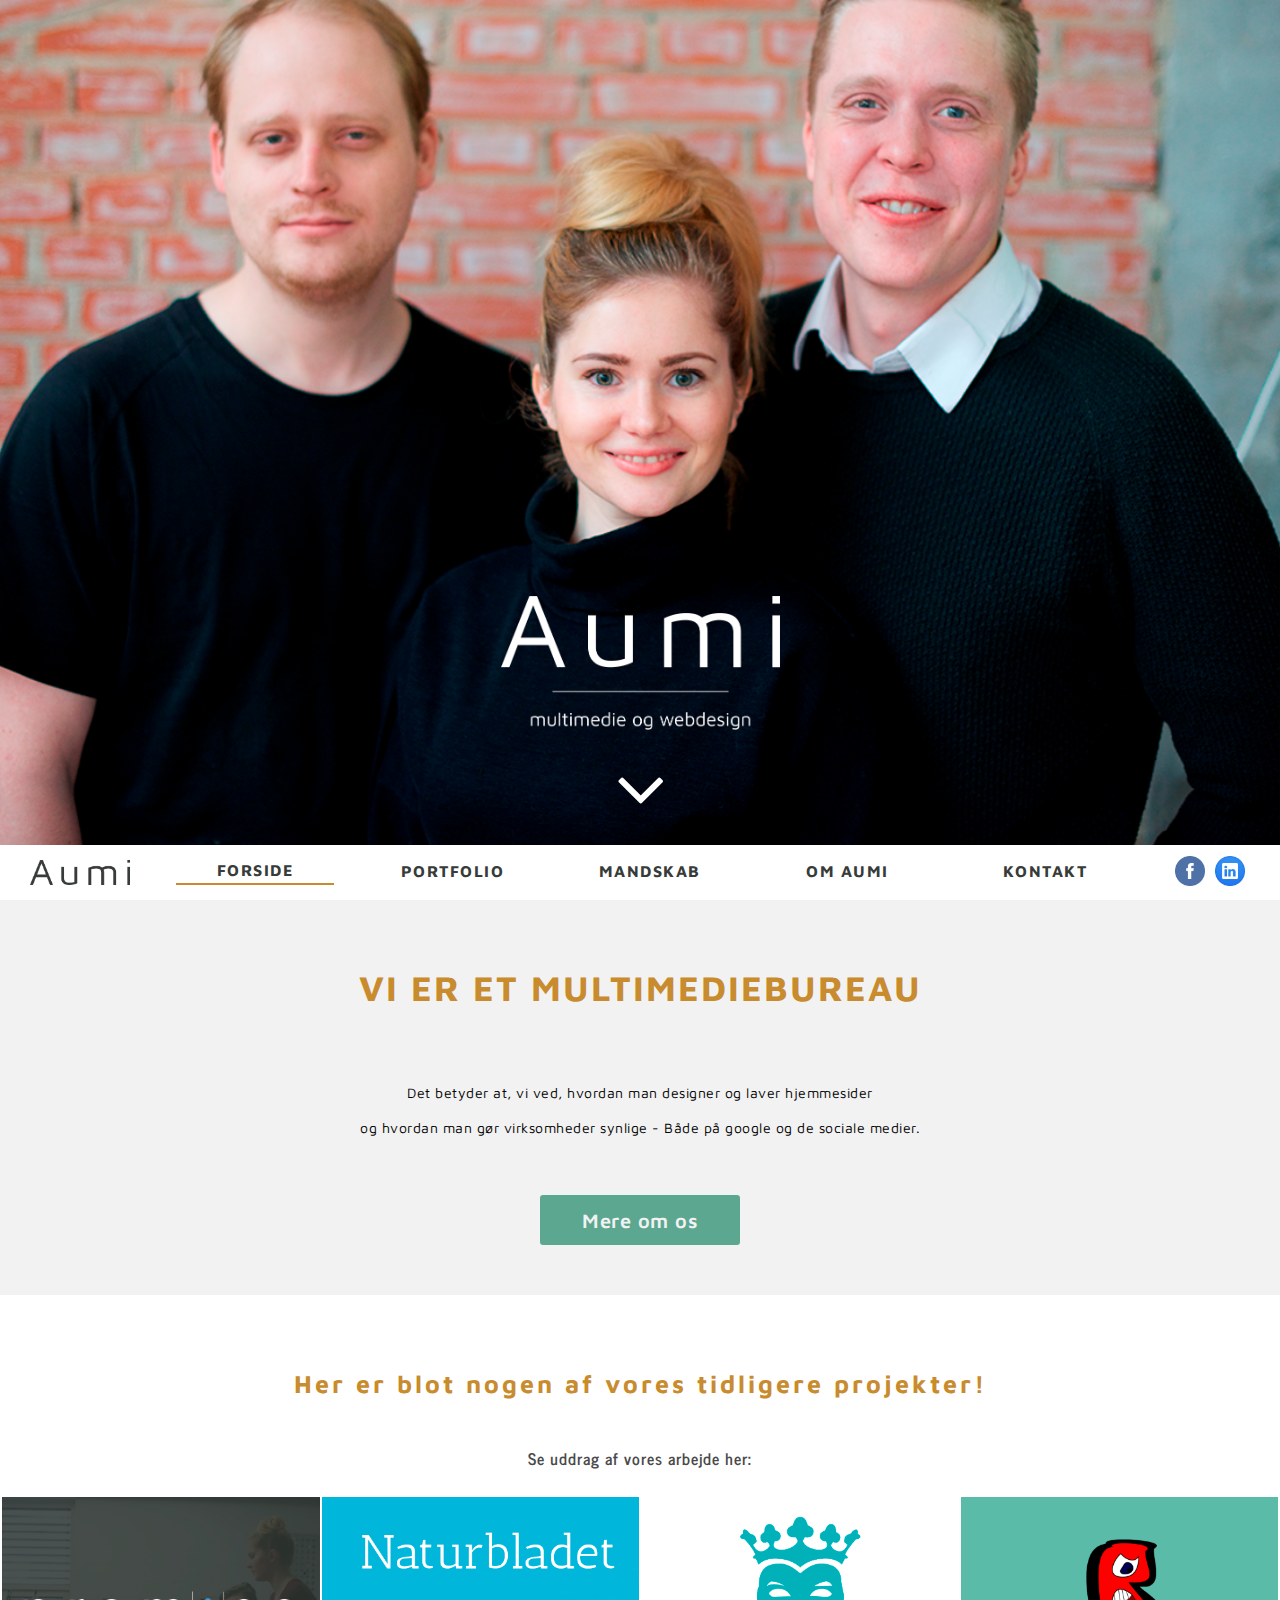
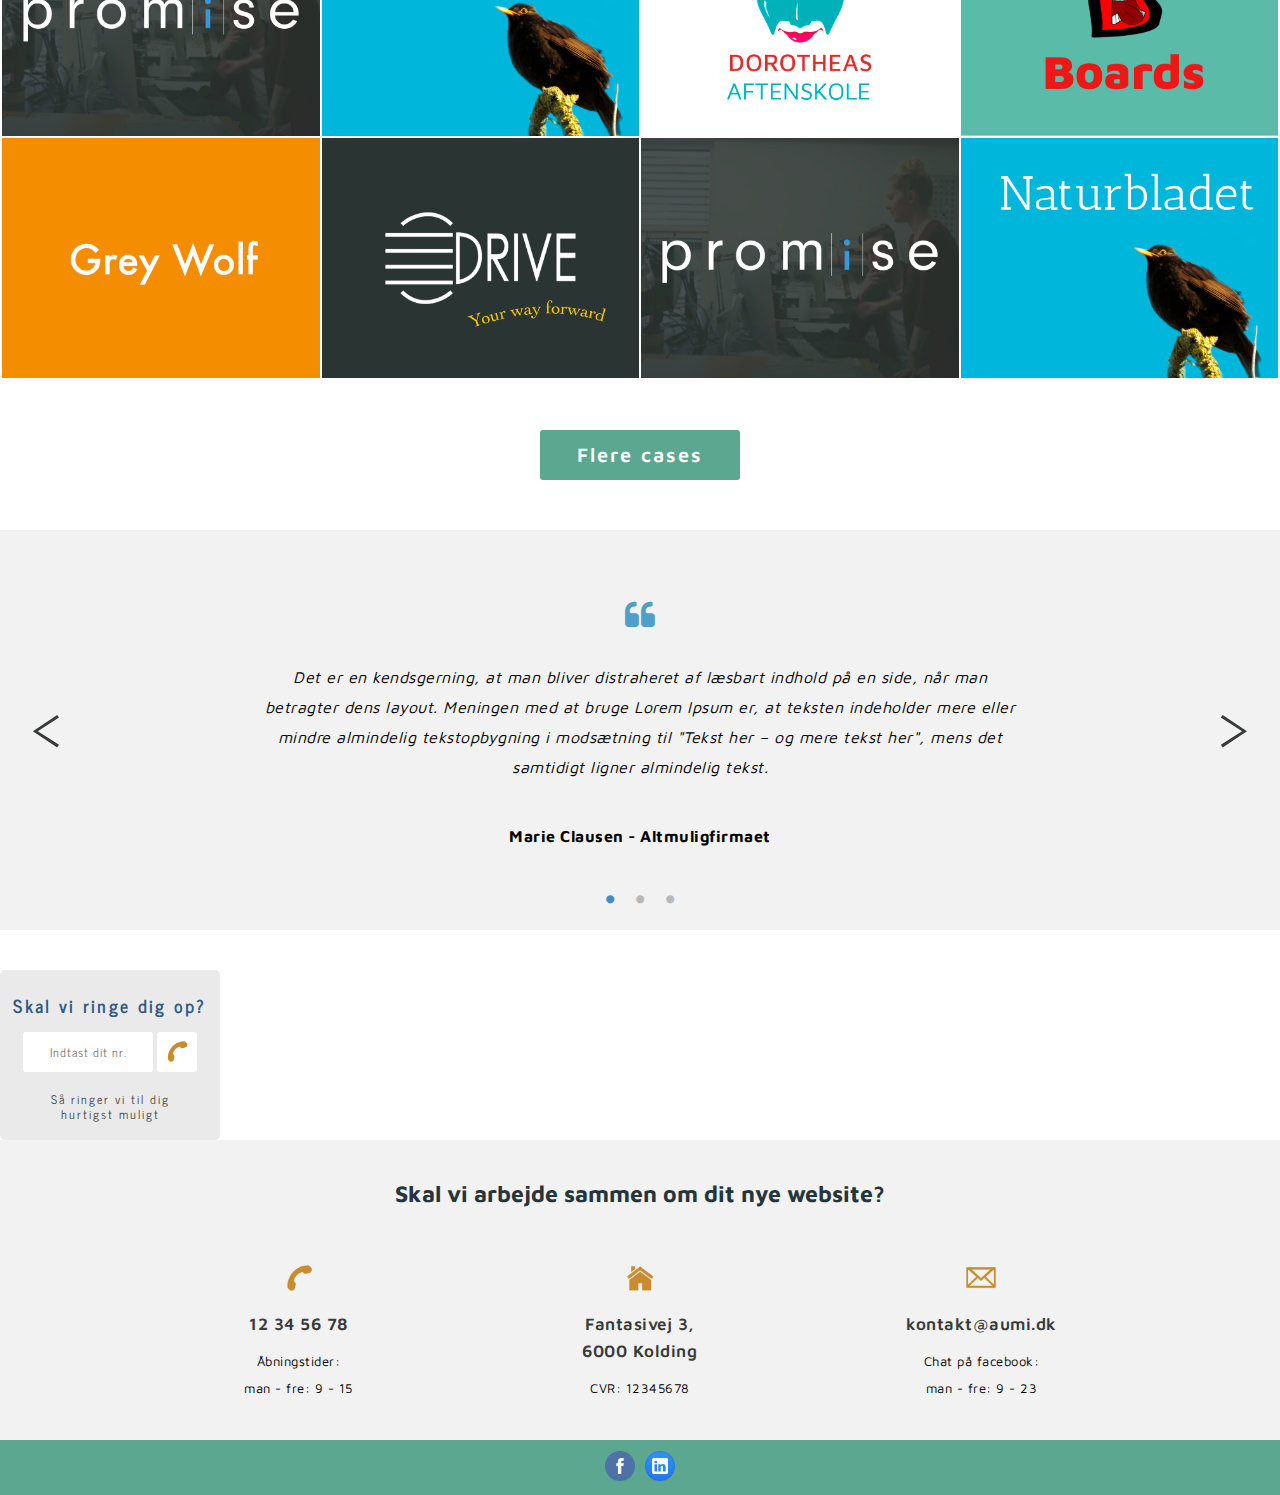
<file: index.html>
<!doctype html>
<html lang="da">
	<head>
		<meta charset="UTF-8">
		<meta name="google-site-verification" content="4of5lnkgj0lRGSQeBO6K8uczLdkEhzGRxaPsQl7TBas"/>
		<meta name="viewport" content="width=device-width, initial-scale=1.0">
		<meta name="description" content="Mediebureau i Kolding. Professionelt design og udvikling af hjemmesider til iværksættere. Kontakt os for en uforpligtigende snak.">
		<title>Aumi Mediebureau - Hjemmesider og grafisk design i Kolding</title>
		<link rel="icon" href="images/aumi-icon.png" sizes="32x32" type="image/png">
		<link rel="stylesheet" type="text/css" href="css/style.css">
		<link rel="stylesheet" type="text/css" href="css/nav-style.css">
		<link rel="stylesheet" type="text/css" href="css/index-style.css">
		<link rel="stylesheet" type="text/css" href="css/portfolio-style.css">
		<link rel="stylesheet" type="text/css" href="css/carousel-style.css">
		<link href="https://fonts.googleapis.com/css?family=Maven+Pro|News+Cycle" rel="stylesheet">
		<link rel="stylesheet" href="https://cdnjs.cloudflare.com/ajax/libs/font-awesome/4.7.0/css/font-awesome.min.css">
	</head>

	<body>
		
		
		<div class="headercontainer">
		<header>
			<div class="header">
				
				<figure class="logo-text"><a href="#arrow"><img src="images/white-aumi-logo-text.png" alt="Aumi's logo"></a></figure>
				
				<a class="arrow" href="#arrow"><i class="fa-5x fa fa-angle-down" aria-hidden="true"></i></a>
			</div>
		</header>
		
		<div id="arrow"></div>
		
		<nav id="nav">
			<div class="navbar mobile">
				<div class="navhead">
					<figure class="logo"><a href="index.html#arrow"><img src="images/aumi-logo.png" alt="Aumi logo, multimedie og webdesign."></a></figure>
					<button class="hamburger">&#9776;</button>
					<button class="cross">&#735;</button>
				</div>
				
				<div class="menu">
					<ul class="nav">
						<li class="active"><a href="index.html#arrow"><p>Forside</p></a></li>
						<li><a href="vores-cases.html"><p>Portfolio</p></a></li>
						<li><a href="personale.html"><p>Mandskab</p></a></li>
						<li><a href="om-aumi.html"><p>Om Aumi</p></a></li>
						<li><a href="kontakt.html"><p>Kontakt</p></a></li>
						
					</ul>
					
					<div class="soMedia">
						<a href="#"><img src="images/facebook.png" alt="Facebook"></a>
						<a href="#"><img src="images/linkedin.png" alt="LinkedIn"></a>
					</div>
				</div>
			</div>
			
			<div class="navbar laptop">
				
				<figure class="logo"><a href="index.html#arrow"><img src="images/aumi-logo.png" alt="Aumi logo, multimedie og webdesign."></a></figure>
				
				<div class="center">
					<ul class="nav">
						<li class="active"><a href="#arrow"><p>Forside</p></a></li>
						<li><a href="vores-cases.html"><p>Portfolio</p></a></li>
						<li><a href="personale.html"><p>Mandskab</p></a></li>
						<li><a href="om-aumi.html"><p>Om Aumi</p></a></li>
						<li><a href="kontakt.html"><p>Kontakt</p></a></li>
					</ul>
				</div>
				
				<div class="soMedia">
					<a href="#"><img src="images/facebook.png" alt="Facebook"></a>
					<a href="#"><img src="images/linkedin.png" alt="LinkedIn"></a>
				</div>
			</div>			
		</nav>
		
		</div>
		
		<main>
			
			<div class="about-us">
				<div class="title">
					<h1>VI ER ET MULTIMEDIEBUREAU</h1>
				</div>
				<h2>Det betyder at, vi ved, hvordan man designer og laver hjemmesider<br>og hvordan man gør virksomheder synlige - Både på google og de sociale medier.</h2>

				<div class="cta-about">
					<a href="om-aumi.html#arrow">Mere om os</a>
				</div>
			</div>


			<div class="portfolio">
				<div class="overskrifter">
					<a class="headlines" href="vores-cases.html#arrow">
						<h2>Her er blot nogen af vores tidligere projekter!</h2>
						<h3>Se uddrag af vores arbejde her:</h3>
					</a>
				</div>

				<div class="gridcontainer">

					<article class="portfoliogrid">
						<a href="portfolio/promise.html"><img src="images/promise.png" alt="Promise website design logo"/>
							<div class="folioknap">
								<div class="virksomhedoverskrift">PROMISE</div>
								<div class="infoomvirksomheden">Logo<br>Hjemmeside<br>Video</div>					
								<div class="textknap">LÆS MERE</div>
							</div>
						</a>
					</article>

					<article class="portfoliogrid">
						<a href="portfolio/naturbladet.html"><img src="images/naturbladet.png" alt="Naturbladet design billeder multimedie"/>
							<div class="folioknap">
								<div class="virksomhedoverskrift">NATURBLADET</div>
								<div class="infoomvirksomheden">Fotografi<br>Brochure</div>					
								<div class="textknap">LÆS MERE</div>
							</div>
						</a>
					</article>

					<article class="portfoliogrid">
						<a href="portfolio/dorotheasaftenskole.html"><img src="images/dorotheasaftenskole.png" alt="Dorotheas aftenskole marketing design hjemmeside"/>
							<div class="folioknap">
								<div class="virksomhedoverskrift">DOROTHEAS AFTENSKOLE</div>
								<div class="infoomvirksomheden">Hjemmeside<br>Sociale medier</div>					
								<div class="textknap">LÆS MERE</div>
							</div>
						</a>
					</article>

					<article class="portfoliogrid">
						<a href="portfolio/boards.html"><img src="images/boardsminicover.png" alt="Boards logo design"/>
							<div class="folioknap">
								<div class="virksomhedoverskrift">BOARDS</div>
								<div class="infoomvirksomheden">Logo</div>					
								<div class="textknap">LÆS MERE</div>
							</div>
						</a>
					</article>

					<article class="portfoliogrid">
						<a href="portfolio/greywolf.html"><img src="images/greywolf.png" alt="Greywolf webshop design SEO"/>
							<div class="folioknap">
								<div class="virksomhedoverskrift">GREY WOLF</div>
								<div class="infoomvirksomheden">Webshopdesign</div>					
								<div class="textknap">LÆS MERE</div>
							</div>
						</a>
					</article>

					<article class="portfoliogrid">
						<a href="portfolio/drive.html"><img src="images/drive.png" alt="Drive logo design"/>
							<div class="folioknap">
								<div class="virksomhedoverskrift">DRIVE</div>
								<div class="infoomvirksomheden">Logo</div>
								<div class="textknap">LÆS MERE</div>
							</div>
						</a>
					</article>
					
					<article class="portfoliogrid">
						<a href="portfolio/promise.html"><img src="images/promise.png" alt="Promise website design logo"/>
							<div class="folioknap">
								<div class="virksomhedoverskrift">PROMISE</div>
								<div class="infoomvirksomheden">Logo<br>Hjemmeside<br>Video</div>					
								<div class="textknap">LÆS MERE</div>
							</div>
						</a>
					</article>

					<article class="portfoliogrid">
						<a href="portfolio/naturbladet.html"><img src="images/naturbladet.png" alt="Naturbladet design billeder multimedie"/>
							<div class="folioknap">
								<div class="virksomhedoverskrift">NATURBLADET</div>
								<div class="infoomvirksomheden">Fotografi<br>Brochure</div>					
								<div class="textknap">LÆS MERE</div>
							</div>
						</a>
					</article>
				</div>

				<div class="casesknapcontainer">
					<a href="vores-cases.html#arrow" class="casesknap">Flere cases</a>
				</div>
			</div>


			<div class="carousel">
				<!-- følgende karusel er lånt fra: https://codepen.io/SitePoint/pen/MyPVdK d. 10 dec 2017 - MEN er tilpasset vores design.
				Se det originale design i linket.
				INDHOLDET I KARUSELLEN ER VORES EGEN - DET ER KUN FUNKTIONEN, DER ER LÅNT-->
    			<div class="carousel-inner">
					
      				<input class="carousel-open" type="radio" id="carousel-1" name="carousel" aria-hidden="true" hidden="" checked="checked">
       	 			<div class="carousel-item">
            			
						<div class="reviews">
							<div><i class="fa-2x fa fa-quote-left" aria-hidden="true"></i></div>
							<p>Det er en kendsgerning, at man bliver distraheret af læsbart indhold på en side, når man betragter dens layout. Meningen med at bruge Lorem Ipsum er, at teksten indeholder mere eller mindre almindelig tekstopbygning i modsætning til "Tekst her – og mere tekst her", mens det samtidigt ligner almindelig tekst.</p>
							<span>Marie Clausen - Altmuligfirmaet</span>
						</div>
						
        			</div>
					
        			<input class="carousel-open" type="radio" id="carousel-2" name="carousel" aria-hidden="true" hidden="">
        			<div class="carousel-item">
            			
						<div class="reviews">
							<div><i class="fa-2x fa fa-quote-left" aria-hidden="true"></i></div>
							<p>Det er en kendsgerning, at man bliver distraheret af læsbart indhold på en side, når man betragter dens layout. Meningen med at bruge Lorem Ipsum er, at teksten indeholder mere eller mindre almindelig tekstopbygning i modsætning til "Tekst her – og mere tekst her", mens det samtidigt ligner almindelig tekst.</p>
							<span>Klaus Andersen - Kunstgalleriet</span>
						</div>
						
        			</div>
					
        			<input class="carousel-open" type="radio" id="carousel-3" name="carousel" aria-hidden="true" hidden="">
        			<div class="carousel-item">
            			
						<div class="reviews">
							<div><i class="fa-2x fa fa-quote-left" aria-hidden="true"></i></div>
							<p>Det er en kendsgerning, at man bliver distraheret af læsbart indhold på en side, når man betragter dens layout. Meningen med at bruge Lorem Ipsum er, at teksten indeholder mere eller mindre almindelig tekstopbygning i modsætning til "Tekst her – og mere tekst her", mens det samtidigt ligner almindelig tekst.</p>
							<span>Mads Frederiksen - Det Bedste Firma</span>
						</div>
						
        			</div>
					
        				<label for="carousel-3" class="carousel-control prev control-1">‹</label>
        				<label for="carousel-2" class="carousel-control next control-1">›</label>
        				<label for="carousel-1" class="carousel-control prev control-2">‹</label>
        				<label for="carousel-3" class="carousel-control next control-2">›</label>
        				<label for="carousel-2" class="carousel-control prev control-3">‹</label>
        				<label for="carousel-1" class="carousel-control next control-3">›</label>
					
       	 			<ol class="carousel-indicators">
            			<li>
                			<label for="carousel-1" class="carousel-bullet">•</label>
            			</li>
            			<li>
                			<label for="carousel-2" class="carousel-bullet">•</label>
            			</li>
            			<li>
                			<label for="carousel-3" class="carousel-bullet">•</label>
            			</li>
        			</ol>
					
   	 			</div>
			</div>
			
			<div class="whitepiece"></div>
			
		</main>
		
		<div id="cta" class="flying-cta">
			<form action="#">
				<div class="phonebox">
					<label class="ringeop" for="phone">Skal vi ringe dig op?</label>
					<div class="inputtelefon">
						<input class="textarea" minlength="8" maxlength="8" type="text" name="phone" placeholder="Indtast dit nr.">
						<button class="send2" type="submit" value="Send">
							<img class="phoneicon" src="images/footer-phone-icon.png" alt="Phone icon">
						</button>
					</div>
					<p>Så ringer vi til dig hurtigst muligt</p>	
				</div>
			</form>
		</div>
		
		<footer class="footer">
			<div>
				<h2>Skal vi arbejde sammen om dit nye website?</h2>
			</div>
			
			<address class="contact">
				
				<div class="ficon">
					<img src="images/footer-phone-icon.png" alt="Phone icon">
					<div class="phone">12 34 56 78</div>
					<p>Åbningstider:<br>man - fre: 9 - 15</p>
				</div>
				
				<div class="ficon">
					<img src="images/footer-house-icon.png" alt="House icon">
					<div class="address"><p>Fantasivej 3,<br>6000 Kolding</p></div>
					<p>CVR: 12345678</p>
				</div>
				
				<div class="ficon">
					<img src="images/footer-envelope-icon.png" alt="Envelope icon">
					<div class="email"><a href="mailto:kontakt@aumi.dk" target="_top">kontakt@aumi.dk</a></div>
					<p>Chat på facebook:<br>man - fre: 9 - 23</p>
				</div>
				
			</address>
			
			<!--
			<div class="footerimg">
		    	<img src="images/kontor.png" alt="Om Aumi"/> 
			</div>
			-->
			
			<div class="fcontent">
				<div class="soMedia">
					<a href="#"><img src="images/facebook.png" alt="Facebook"></a>
					<a href="#"><img src="images/linkedin.png" alt="LinkedIn"></a>
				</div>
			</div>
		</footer>
		
		<script src="https://ajax.googleapis.com/ajax/libs/jquery/3.2.1/jquery.min.js"></script>
		<script src="javascript/main.js"></script>
	</body>
</html>
</file>
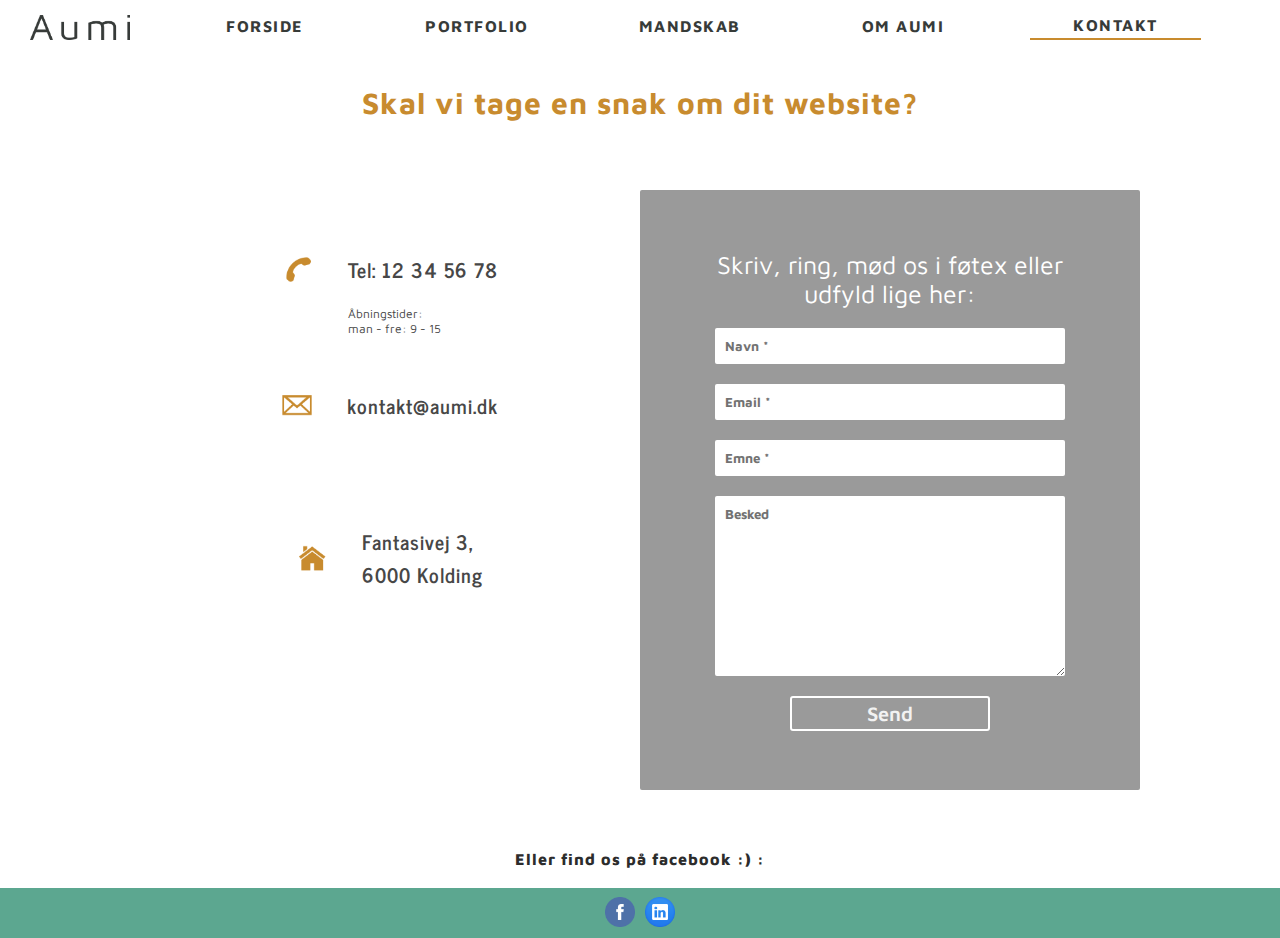
<file: kontakt.html>
<!doctype html>
<html lang="da">
	<head>
		<meta charset="UTF-8">
		<meta name="viewport" content="width=device-width, initial-scale=1.0">
		<meta name="description" content="Klik ind her og find vores adresse, telefonnummer og placering.">
		<title>Kontakt</title>
		<link rel="icon" href="images/aumi-icon.png" sizes="32x32" type="image/png">
		<link rel="stylesheet" type="text/css" href="css/style.css">
		<link rel="stylesheet" type="text/css" href="css/nav-style.css">
		<link rel="stylesheet" type="text/css" href="css/contact-style.css">
		<link href="https://fonts.googleapis.com/css?family=Maven+Pro|News+Cycle" rel="stylesheet">
		<link rel="stylesheet" href="https://cdnjs.cloudflare.com/ajax/libs/font-awesome/4.7.0/css/font-awesome.min.css">
	</head>

	<body>
		
		<nav id="nav">
			<div class="navbar mobile">
				<div class="navhead">
					<figure class="logo"><a href="index.html#arrow"><img src="images/aumi-logo.png" alt="Aumi logo, multimedie og webdesign."></a></figure>
					<button class="hamburger">&#9776;</button>
					<button class="cross">&#735;</button>
				</div>
				
				<div class="menu">
					<ul class="nav">
						<li><a href="index.html#arrow"><p>Forside</p></a></li>
						<li><a href="vores-cases.html"><p>Portfolio</p></a></li>
						<li><a href="personale.html"><p>Mandskab</p></a></li>
						<li><a href="om-aumi.html"><p>Om Aumi</p></a></li>
						<li class="active"><a href="kontakt.html"><p>Kontakt</p></a></li>
					</ul>
					
					<div class="soMedia">
						<a href="#"><img src="images/facebook.png" alt="Facebook"></a>
						<a href="#"><img src="images/linkedin.png" alt="LinkedIn"></a>
					</div>
				</div>
			</div>
			
			<div class="navbar laptop">
				
				<figure class="logo"><a href="index.html#arrow"><img src="images/aumi-logo.png" alt="Aumi logo, multimedie og webdesign."></a></figure>
				
				<div class="center">
					<ul class="nav">
						<li><a href="index.html#arrow"><p>Forside</p></a></li>
						<li><a href="vores-cases.html"><p>Portfolio</p></a></li>
						<li><a href="personale.html"><p>Mandskab</p></a></li>
						<li><a href="om-aumi.html"><p>Om Aumi</p></a></li>
						<li class="active"><a href="kontakt.html"><p>Kontakt</p></a></li>
					</ul>
				</div>
				
				<div class="soMedia">
				</div>
			</div>			
		</nav>
		
		<main>
		<h2 class="contactheader">Skal vi tage en snak om dit website?</h2>
			
			<div class="contact-main">
				<div class="contact-info">				

					<div class="information">
						<div><img src="images/footer-phone-icon.png" alt="Phone icon"></div>
						<div><h3 class="phonetext">Tel: 12 34 56 78</h3></div>
						<div><p id="mobileopening">Åbningstider:<br>Man - fre: 9 - 15</p></div>
						<div><p id="webopening">Åbningstider:<br>man - fre: 9 - 15</p></div>
					</div>

					<div class="information">
						<div><img src="images/footer-envelope-icon.png" alt="Envelope icon"></div>
						<div>
							<a class="a" href="mailto:kontakt@aumi.dk" target="_top">
								<div><h3 class="emailtext">kontakt@aumi.dk</h3></div>
							</a>
						</div>
					</div>
					
					<div class="information">
						<div><img src="images/footer-house-icon.png" alt="House icon"></div>
						<div><h3 class="adresstext">Fantasivej 3,<br>6000 Kolding</h3></div>
					</div>
					
				</div>
				<div class="contactformbox">
					<form class="new-contact-form" action="#">
						<h1>Skriv, ring, mød os i føtex eller udfyld lige her: </h1>
						<input type="text" name="navn" placeholder="Navn *">
						<input type="text" name="email" placeholder="Email *">
						<input type="text" name="emne" placeholder="Emne *">
						<textarea name="comment" rows="10" placeholder="Besked"></textarea>
						<div class="send-button">
						<a href="#">Send</a>
						</div>
					</form>
				</div>
			</div>
		</main>
		<div class="fcontent">
			<p>Eller find os på facebook :&#41; :</p>
				<div class="soMedia">
					<a href="#"><img src="images/facebook.png" alt="Facebook"></a>
					<a href="#"><img src="images/linkedin.png" alt="LinkedIn"></a>
				</div>
			</div>
		
		<script src="https://ajax.googleapis.com/ajax/libs/jquery/3.2.1/jquery.min.js"></script>
		<script src="javascript/main.js"></script>
	</body>
</html>
</file>
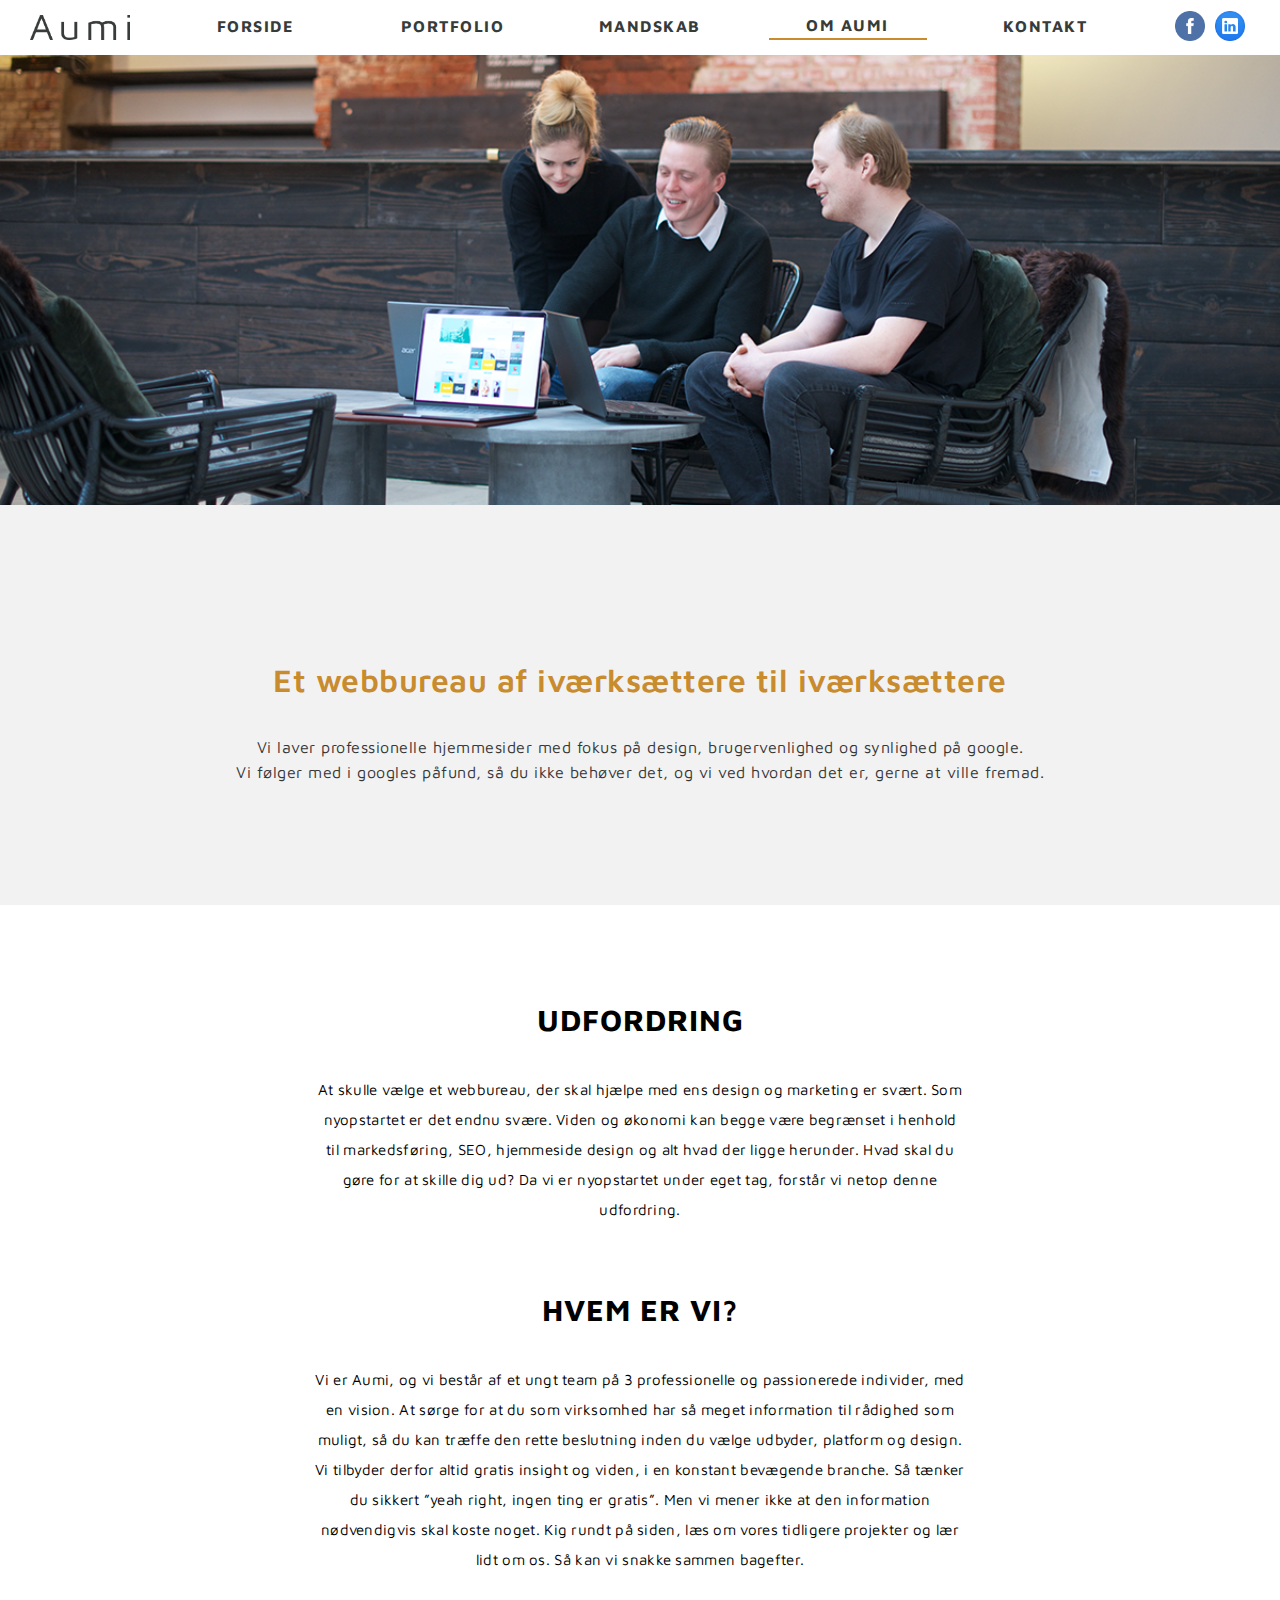
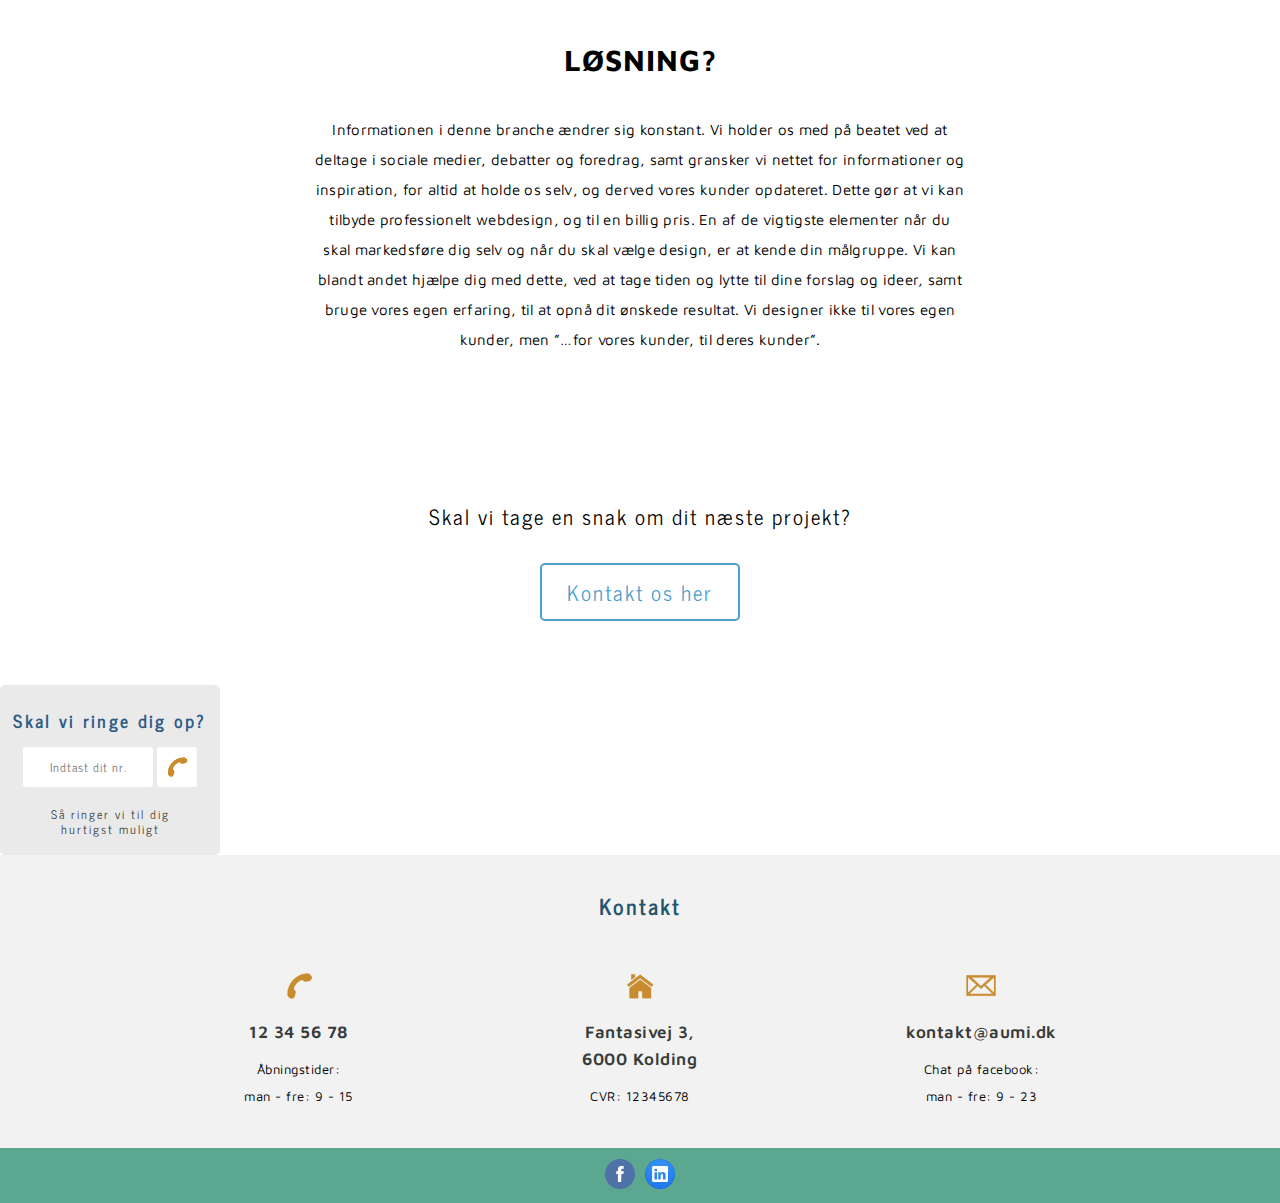
<file: om-aumi.html>
<!doctype html>
<html lang="da">
	<head>
		<meta charset="UTF-8">
		<meta name="viewport" content="width=device-width, initial-scale=1.0">
		<meta name="description" content="Hvem man skal være som bureau, kan være en udfordring. Læs om vores vision her, og om hvorfor du skal vælge os.">
		<title>Om Aumi Mediebureau</title>
		<link rel="icon" href="images/aumi-icon.png" sizes="32x32" type="image/png">
		<link rel="stylesheet" type="text/css" href="css/style.css">
		<link rel="stylesheet" type="text/css" href="css/nav-style.css">
		<link rel="stylesheet" type="text/css" href="css/about-style.css">
		<link href="https://fonts.googleapis.com/css?family=Maven+Pro|News+Cycle" rel="stylesheet">
		<link rel="stylesheet" href="https://cdnjs.cloudflare.com/ajax/libs/font-awesome/4.7.0/css/font-awesome.min.css">
	</head>

	<body>
		
		
		<nav id="nav">
			<div class="navbar mobile">
				<div class="navhead">
					<figure class="logo"><a href="index.html#arrow"><img src="images/aumi-logo.png" alt="Aumi logo, multimedie og webdesign."></a></figure>
					<button class="hamburger">&#9776;</button>
					<button class="cross">&#735;</button>
				</div>
				
				<div class="menu">
					<ul class="nav">
						<li><a href="index.html#arrow"><p>Forside</p></a></li>
						<li><a href="vores-cases.html"><p>Portfolio</p></a></li>
						<li><a href="personale.html"><p>Mandskab</p></a></li>
						<li class="active"><a href="om-aumi.html"><p>Om Aumi</p></a></li>
						<li><a href="kontakt.html"><p>Kontakt</p></a></li>
						
					</ul>
					<div class="soMedia">
						<a href="#"><img src="images/facebook.png" alt="Facebook"></a>
						<a href="#"><img src="images/linkedin.png" alt="LinkedIn"></a>
					</div>
				</div>
			</div>
			
			<div class="navbar laptop">
				
				<figure class="logo"><a href="index.html#arrow"><img src="images/aumi-logo.png" alt="Aumi logo, multimedie og webdesign."></a></figure>
				
				<div class="center">
					<ul class="nav">
						<li><a href="index.html#arrow"><p>Forside</p></a></li>
						<li><a href="vores-cases.html"><p>Portfolio</p></a></li>
						<li><a href="personale.html"><p>Mandskab</p></a></li>
						<li class="active"><a href="om-aumi.html"><p>Om Aumi</p></a></li>
						<li><a href="kontakt.html"><p>Kontakt</p></a></li>
					</ul>
				</div>
				
				<div class="soMedia">
					<a href="#"><img src="images/facebook.png" alt="Facebook"></a>
					<a href="#"><img src="images/linkedin.png" alt="LinkedIn"></a>
				</div>
			</div>			
		</nav>
		
		<main>
			
			<div class="headerimg">
		    	<img src="images/kontor.png" alt="innovation design proffesionel webbureau kolding iværksætter"/> 
			</div>
			
			<div class="subpagetitle">
				<h1 class="subpageh1">Et webbureau af iværksættere til iværksættere</h1>
				<h2 class="subpageh2">Vi laver professionelle hjemmesider med fokus på design, brugervenlighed og synlighed på google.<br/> Vi følger med i googles påfund, så du ikke behøver det, og vi ved hvordan det er, gerne at ville fremad.</h2>
			</div>
			
		
			
			<div class="about-us-content">
				<div class="whoarewe">
					<h2>Udfordring</h2>
					<p>At skulle vælge et webbureau, der skal hjælpe med ens design og marketing er svært. Som nyopstartet er det endnu svære. Viden og økonomi kan begge være begrænset i henhold til markedsføring, SEO, hjemmeside design og alt hvad der ligge herunder. Hvad skal du gøre for at skille dig ud? Da vi er nyopstartet under eget tag, forstår vi netop denne udfordring.</p>
				</div>
				<div class="whatdowewant">
					<h2>Hvem er vi?</h2>
					<p>Vi er Aumi, og vi består af et ungt team på 3 professionelle og passionerede individer, med en vision. 
					At sørge for at du som virksomhed har så meget information til rådighed som muligt, så du kan træffe den rette beslutning inden du vælge udbyder, platform og design. 
					Vi tilbyder derfor altid gratis insight og viden, i en konstant bevægende branche. 
					Så tænker du sikkert ”yeah right, ingen ting er gratis”. 
					Men vi mener ikke at den information nødvendigvis skal koste noget.
					Kig rundt på siden, læs om vores tidligere projekter og lær lidt om os. Så kan vi snakke sammen bagefter.
					</p>
				</div>
				<div class="howdowedo">
					<h2>Løsning?</h2>
					<p>Informationen i denne branche ændrer sig konstant. Vi holder os med på beatet ved at deltage i sociale medier, debatter og foredrag, samt gransker vi nettet for informationer og inspiration, for altid at holde os selv, og derved vores kunder opdateret.  Dette gør at vi kan tilbyde professionelt webdesign, og til en billig pris.
					En af de vigtigste elementer når du skal markedsføre dig selv og når du skal vælge design, er at kende din målgruppe. Vi kan blandt andet hjælpe dig med dette, ved at tage tiden og lytte til dine forslag og ideer, samt bruge vores egen erfaring, til at opnå dit ønskede resultat.
					Vi designer ikke til vores egen kunder, men ”…for vores kunder, til deres kunder”. 
					</p>	
				</div>

			</div>
			
			
			<section class="our-work">
				<p>Skal vi tage en snak om dit næste projekt?</p>
				
				<div class="cta-our-work">
					<a href="kontakt.html#arrow">Kontakt os her</a>
				</div>
			</section>
			
		</main>
		
		<div id="cta" class="flying-cta">
			<form action="#">
				<div class="phonebox">
					<label class="ringeop" for="phone">Skal vi ringe dig op?</label>
					<div class="inputtelefon">
						<input class="textarea" minlength="8" maxlength="8" type="text" name="phone" placeholder="Indtast dit nr.">
						<button class="send2" type="submit" value="Send">
							<img class="phoneicon" src="images/footer-phone-icon.png" alt="Phone icon">
						</button>
					</div>
					<p>Så ringer vi til dig hurtigst muligt</p>	
				</div>
			</form>
		</div>
		
		<footer class="footer">
			<div class="overskrifter">
				<h3>Kontakt</h3>
			</div>
			
			<address class="contact">
				
				<div class="ficon">
					<img src="images/footer-phone-icon.png" alt="Phone icon">
					<div class="phone">12 34 56 78</div>
					<p>Åbningstider:<br>man - fre: 9 - 15</p>
				</div>
				
				<div class="ficon">
					<img src="images/footer-house-icon.png" alt="House icon">
					<div class="address"><p>Fantasivej 3,<br>6000 Kolding</p></div>
					<p>CVR: 12345678</p>
				</div>
				
				<div class="ficon">
					<img src="images/footer-envelope-icon.png" alt="Envelope icon">
					<div class="email"><a href="mailto:kontakt@aumi.dk" target="_top">kontakt@aumi.dk</a></div>
					<p>Chat på facebook:<br>man - fre: 9 - 23</p>
				</div>
				
			</address>
			
			<div class="fcontent">
				<div class="soMedia">
					<a href="#"><img src="images/facebook.png" alt="Facebook"></a>
					<a href="#"><img src="images/linkedin.png" alt="LinkedIn"></a>
				</div>
			</div>
		</footer>
		
		<script src="https://ajax.googleapis.com/ajax/libs/jquery/3.2.1/jquery.min.js"></script>
		<script src="javascript/main.js"></script>
	</body>
</html>
</file>
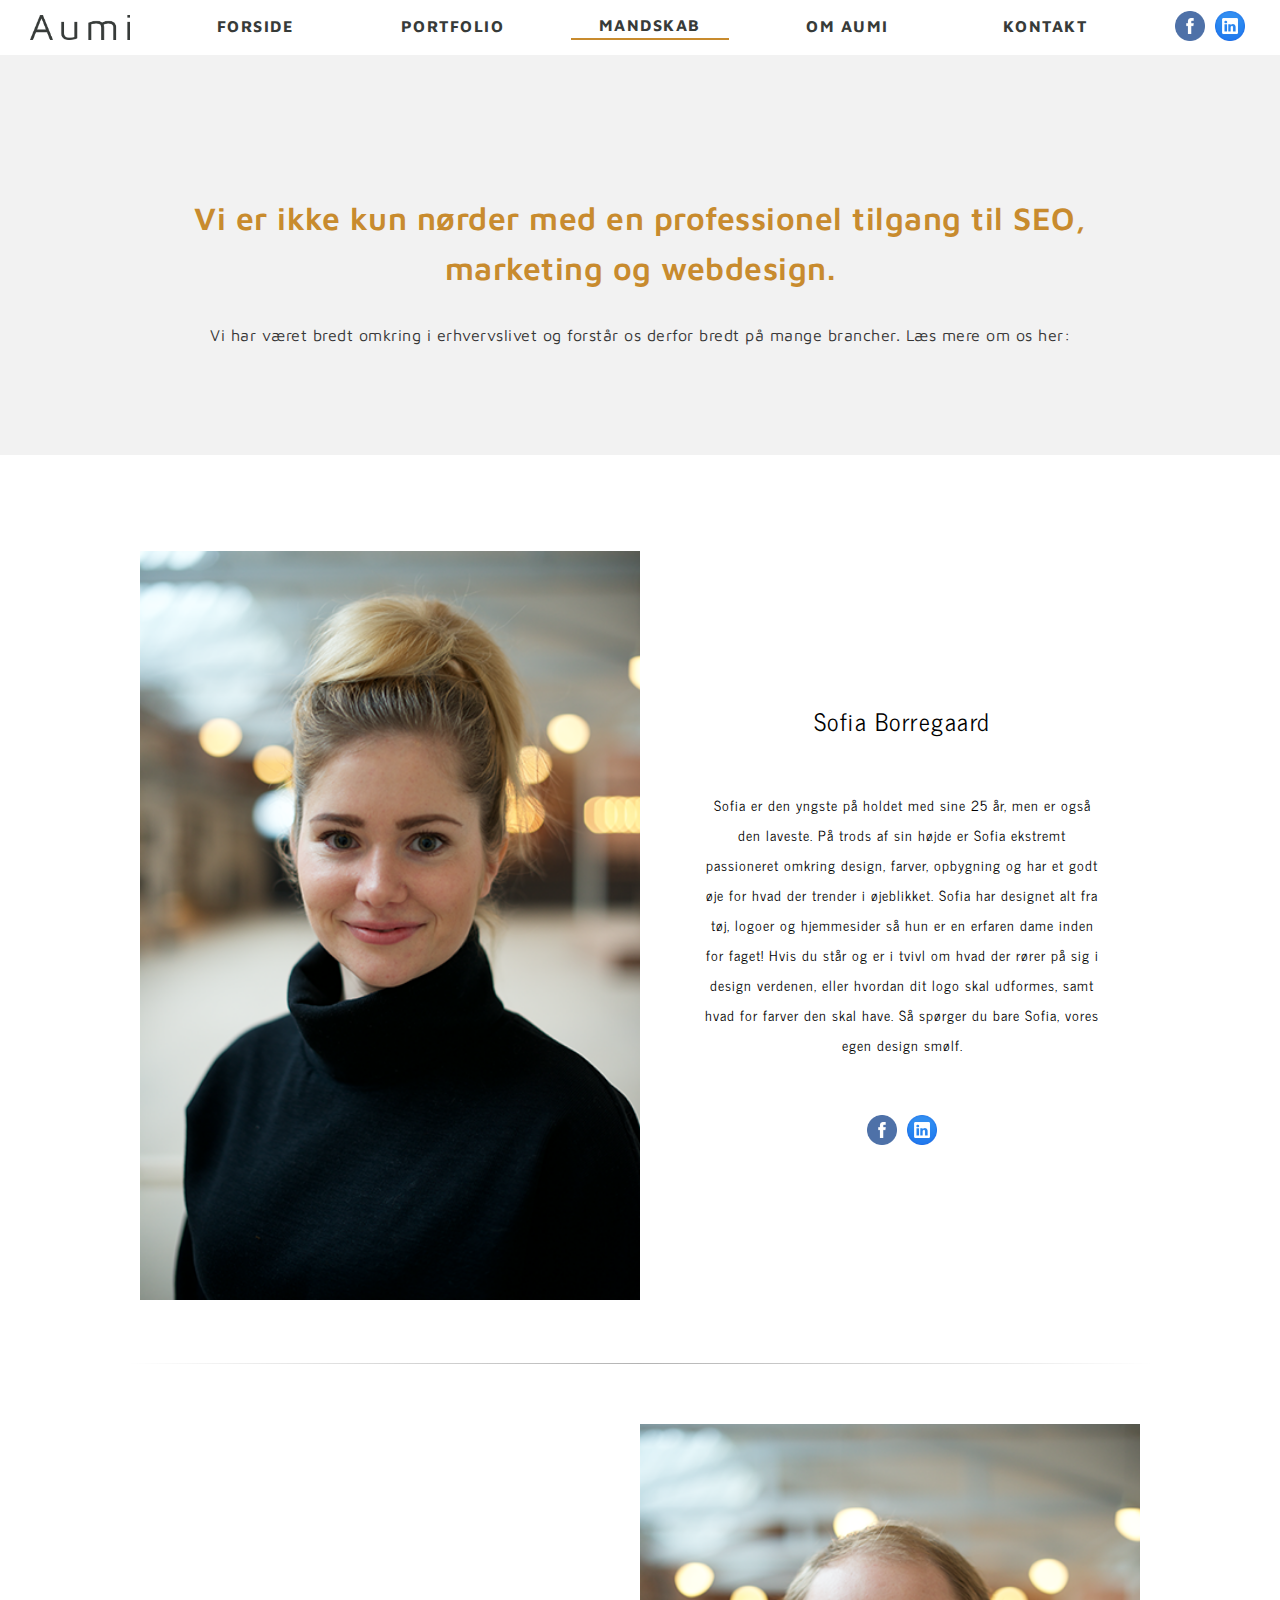
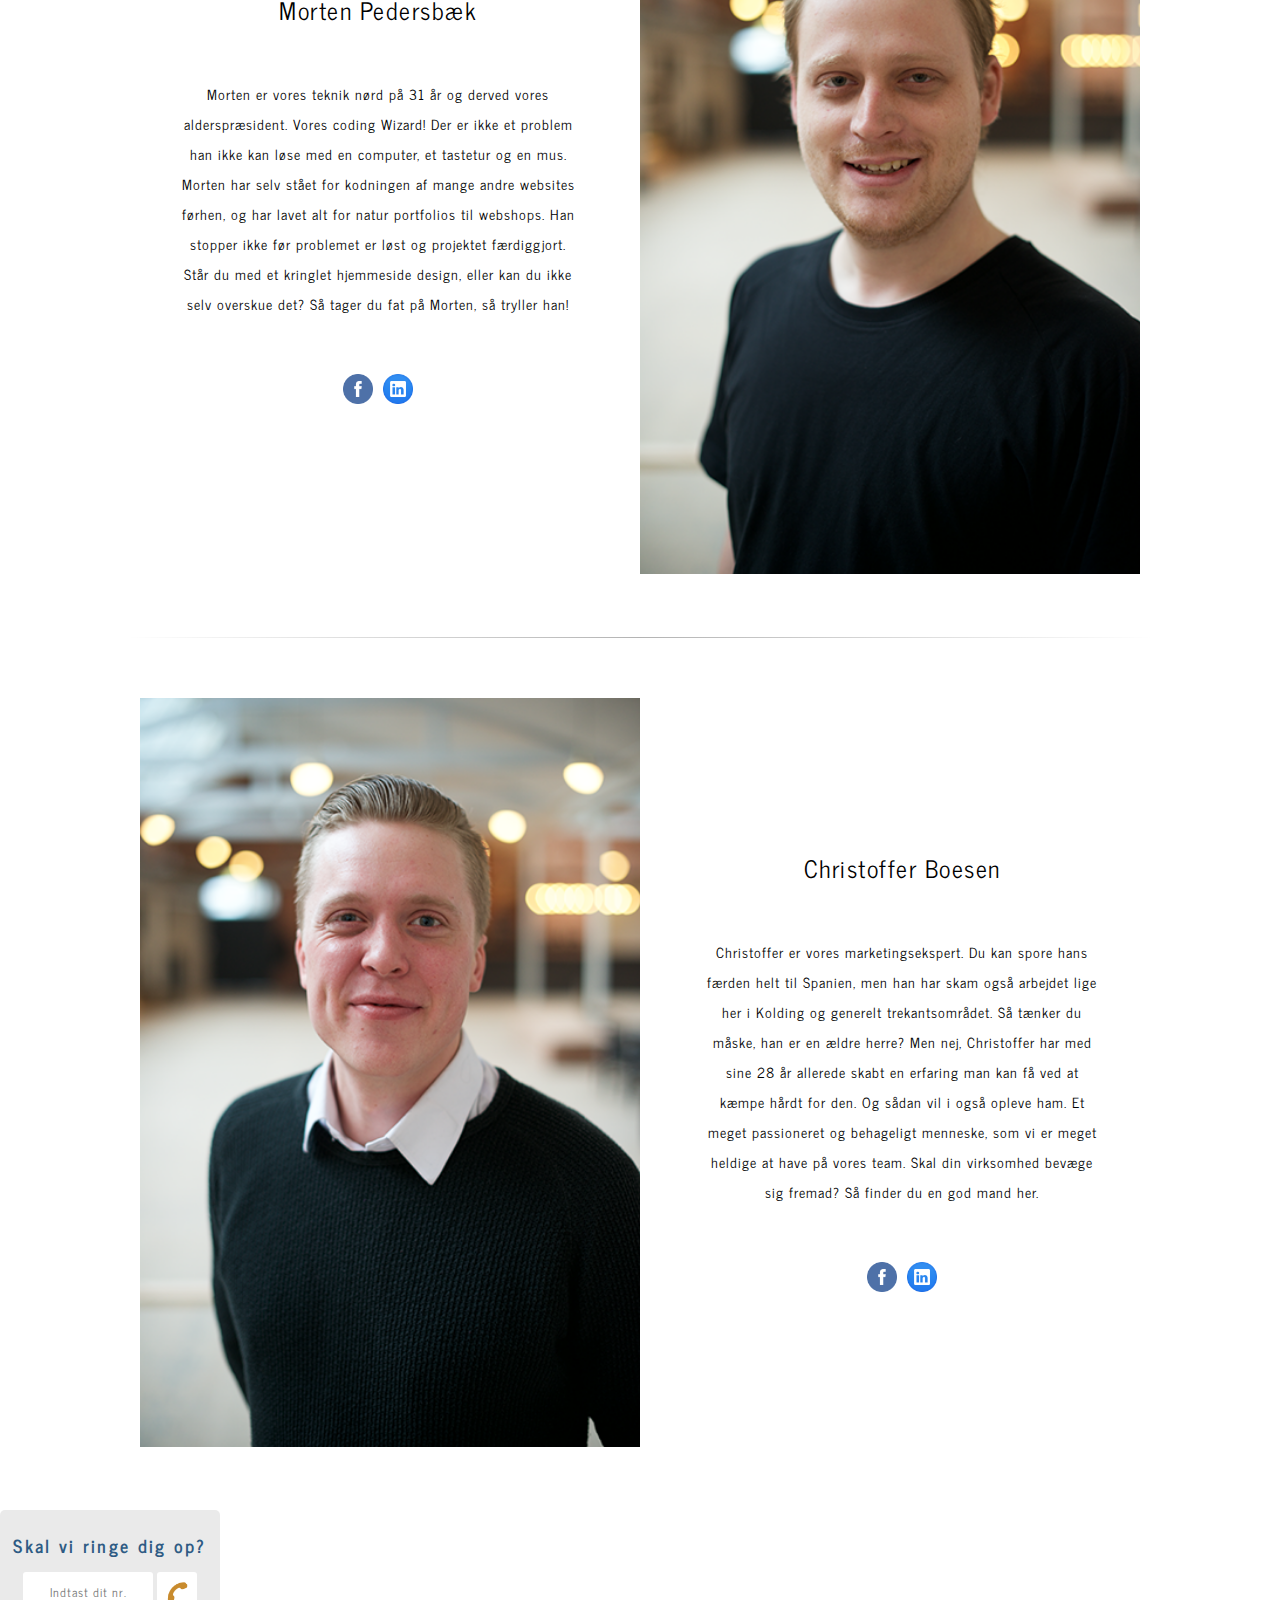
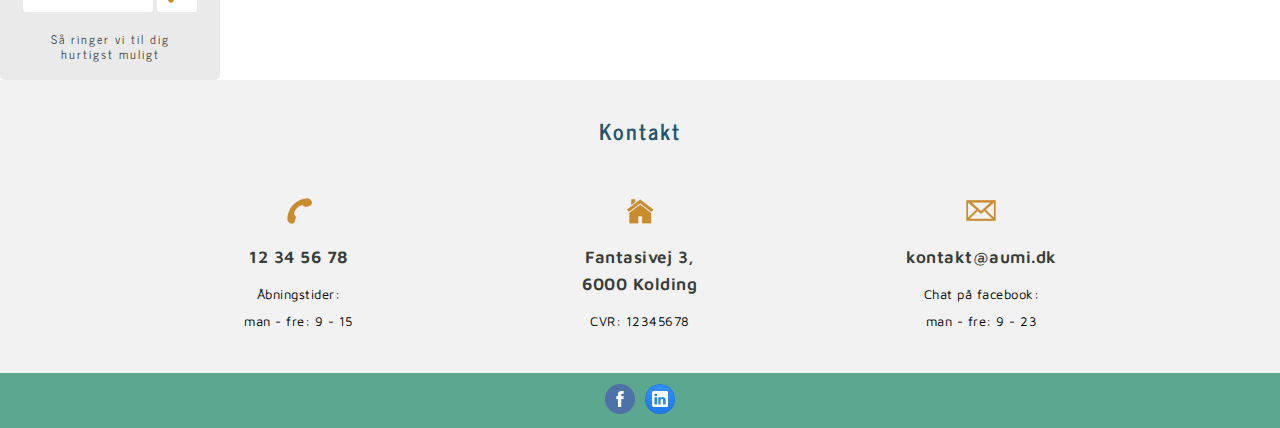
<file: personale.html>
<!doctype html>
<html lang="da">
	<head>
		<meta charset="UTF-8">
		<meta name="viewport" content="width=device-width, initial-scale=1.0">
		<meta name="description" content="Bliv præsenteret for vores team! Vi er 3 unge, men hårdtarbejdende individer, der brænder for jobbet.">
		<title>Mandskab - Mød os her</title>
		<link rel="icon" href="images/aumi-icon.png" sizes="32x32" type="image/png">
		<link rel="stylesheet" type="text/css" href="css/style.css">
		<link rel="stylesheet" type="text/css" href="css/nav-style.css">
		<link rel="stylesheet" type="text/css" href="css/staff-style.css">
		<link href="https://fonts.googleapis.com/css?family=Maven+Pro|News+Cycle" rel="stylesheet">
		<link rel="stylesheet" href="https://cdnjs.cloudflare.com/ajax/libs/font-awesome/4.7.0/css/font-awesome.min.css">
	</head>

	<body>
		
		<nav id="nav">
			<div class="navbar mobile">
				<div class="navhead">
					<figure class="logo"><a href="index.html#arrow"><img src="images/aumi-logo.png" alt="Aumi logo, multimedie og webdesign."></a></figure>
					<button class="hamburger">&#9776;</button>
					<button class="cross">&#735;</button>
				</div>
				
				<div class="menu">
					<ul class="nav">
						<li><a href="index.html#arrow"><p>Forside</p></a></li>
						<li><a href="vores-cases.html"><p>Portfolio</p></a></li>
						<li class="active"><a href="personale.html"><p>Mandskab</p></a></li>
						<li><a href="om-aumi.html"><p>Om Aumi</p></a></li>
						<li><a href="kontakt.html"><p>Kontakt</p></a></li>
						
					</ul>
					
					<div class="soMedia">
						<a href="#"><img src="images/facebook.png" alt="Facebook"></a>
						<a href="#"><img src="images/linkedin.png" alt="LinkedIn"></a>
					</div>
				</div>
			</div>
			
			<div class="navbar laptop">
				
				<figure class="logo"><a href="index.html#arrow"><img src="images/aumi-logo.png" alt="Aumi logo, multimedie og webdesign."></a></figure>
				
				<div class="center">
					<ul class="nav">
						<li><a href="index.html#arrow"><p>Forside</p></a></li>
						<li><a href="vores-cases.html"><p>Portfolio</p></a></li>
						<li class="active"><a href="personale.html"><p>Mandskab</p></a></li>
						<li><a href="om-aumi.html"><p>Om Aumi</p></a></li>
						<li><a href="kontakt.html"><p>Kontakt</p></a></li>
					</ul>
				</div>
				
				<div class="soMedia">
					<a href="#"><img src="images/facebook.png" alt="Facebook"></a>
					<a href="#"><img src="images/linkedin.png" alt="LinkedIn"></a>
				</div>
			</div>			
		</nav>
		
		<main>
			
			<div class="subpagetitle">
				<h1 class="subpageh1">Vi er ikke kun nørder med en professionel tilgang til SEO, marketing og webdesign.</h1>
				<h2 class="subpageh2">Vi har været bredt omkring i erhvervslivet og forstår os derfor bredt på mange brancher. Læs mere om os her: </h2>
			</div>
			
			<div class="staff-content">
				
				
				<div id="sofia"> <br/> <br/> </div>
				<div class="container">
				<h2  class="namemobile">Sofia Borregaard</h2>
				<div class="sofia profile">
					
					<div class="profile-image">
						<img src="images/sofia2.png" alt="Sofia Borregaard designer proffessionel udvikling webbureau">	
					</div>
					
					<div class="infobio">
						<h2 class="nameweb">Sofia Borregaard</h2>
						<p>Sofia er den yngste på holdet med sine 25 år, men er også den laveste. 
						På trods af sin højde er Sofia ekstremt passioneret omkring design, farver, opbygning og har et godt øje for hvad der trender i øjeblikket. Sofia har designet alt fra tøj, logoer og hjemmesider så hun er en erfaren dame inden for faget! Hvis du står og er i tvivl om hvad der rører på sig i design verdenen, eller hvordan dit logo skal udformes, samt hvad for farver den skal have. Så spørger du bare Sofia, vores egen design smølf. 
						</p>
						<div class="soMedia">
							<a href="#"><img src="images/facebook.png" alt="Facebook"></a>
							<a href="#"><img src="images/linkedin.png" alt="LinkedIn"></a>
						</div>
					</div>
				</div>
				</div>
				
				<div id="morten"></div>
				
				<hr class="mobileline">
				
				<div class="container">
				<h2 class="namemobile">Morten Pedersbæk</h2>
				<div class="morten profile">
					<div class="profile-image">
						
						<img src="images/morten3.png" alt="Morten Pedersbæk proffessionel webbureau hjemmeside design">			
					</div>
					<div class="infobio">
						<h2 class="nameweb">Morten Pedersbæk</h2>
						<p>Morten er vores teknik nørd på 31 år og derved vores alderspræsident. Vores coding Wizard! Der er ikke et problem han ikke kan løse med en computer, et tastetur og en mus. Morten har selv stået for kodningen af mange andre websites førhen, og har lavet alt for natur portfolios til webshops. Han stopper ikke før problemet er løst og projektet færdiggjort. Står du med et kringlet hjemmeside design, eller kan du ikke selv overskue det? Så tager du fat på Morten, så tryller han!</p>
						<div class="soMedia">
							<a href="#"><img src="images/facebook.png" alt="Facebook"></a>
							<a href="#"><img src="images/linkedin.png" alt="LinkedIn"></a>
						</div>
					</div>
				</div>
				</div>	
				
				<div id="christoffer"></div>
				
				<hr class="mobileline">
				
				<div class="container">	
				<h2 class="namemobile">Christoffer Boesen</h2>
				<div class="chris profile">
					<div class="profile-image">
						<img src="images/christoffer2.png" alt="Christoffer Boesen proffessionel marketing webbureau udvikling seo">
					</div>
					<div class="infobio">
						<h2 class="nameweb">Christoffer Boesen</h2>
						<p>Christoffer er vores marketingsekspert. Du kan spore hans færden helt til Spanien, men han har skam også arbejdet lige her i Kolding og generelt trekantsområdet. Så tænker du måske, han er en ældre herre? Men nej, Christoffer har med sine 28 år allerede skabt en erfaring man kan få ved at kæmpe hårdt for den. Og sådan vil i også opleve ham. Et meget passioneret og behageligt menneske, som vi er meget heldige at have på vores team. Skal din virksomhed bevæge sig fremad? Så finder du en god mand her.</p>
						<div class="soMedia">
							<a href="#"><img src="images/facebook.png" alt="Facebook"></a>
							<a href="#"><img src="images/linkedin.png" alt="LinkedIn"></a>
						</div>
					</div>
				</div>
				</div>
					
			</div>
			
		</main>
		
		<div id="cta" class="flying-cta">
			<form action="#">
				<div class="phonebox">
					<label class="ringeop" for="phone">Skal vi ringe dig op?</label>
					<div class="inputtelefon">
						<input class="textarea" minlength="8" maxlength="8" type="text" name="phone" placeholder="Indtast dit nr.">
						<button class="send2" type="submit" value="Send">
							<img class="phoneicon" src="images/footer-phone-icon.png" alt="Phone icon">
						</button>
					</div>
					<p>Så ringer vi til dig hurtigst muligt</p>	
				</div>
			</form>
		</div>
		
		<footer class="footer">
			<div class="overskrifter">
				<h3>Kontakt</h3>
			</div>
			
			<address class="contact">
				
				<div class="ficon">
					<img src="images/footer-phone-icon.png" alt="Phone icon">
					<div class="phone">12 34 56 78</div>
					<p>Åbningstider:<br>man - fre: 9 - 15</p>
				</div>
				
				<div class="ficon">
					<img src="images/footer-house-icon.png" alt="House icon">
					<div class="address"><p>Fantasivej 3,<br>6000 Kolding</p></div>
					<p>CVR: 12345678</p>
				</div>
				
				<div class="ficon">
					<img src="images/footer-envelope-icon.png" alt="Envelope icon">
					<div class="email"><a href="mailto:kontakt@aumi.dk" target="_top">kontakt@aumi.dk</a></div>
					<p>Chat på facebook:<br>man - fre: 9 - 23</p>
				</div>
			</address>
			
			<div class="fcontent">
				<div class="soMedia">
					<a href="#"><img src="images/facebook.png" alt="Facebook"></a>
					<a href="#"><img src="images/linkedin.png" alt="LinkedIn"></a>
				</div>
			</div>
		</footer>
		
		<script src="https://ajax.googleapis.com/ajax/libs/jquery/3.2.1/jquery.min.js"></script>
		<script src="javascript/main.js"></script>
	</body>
</html>
</file>
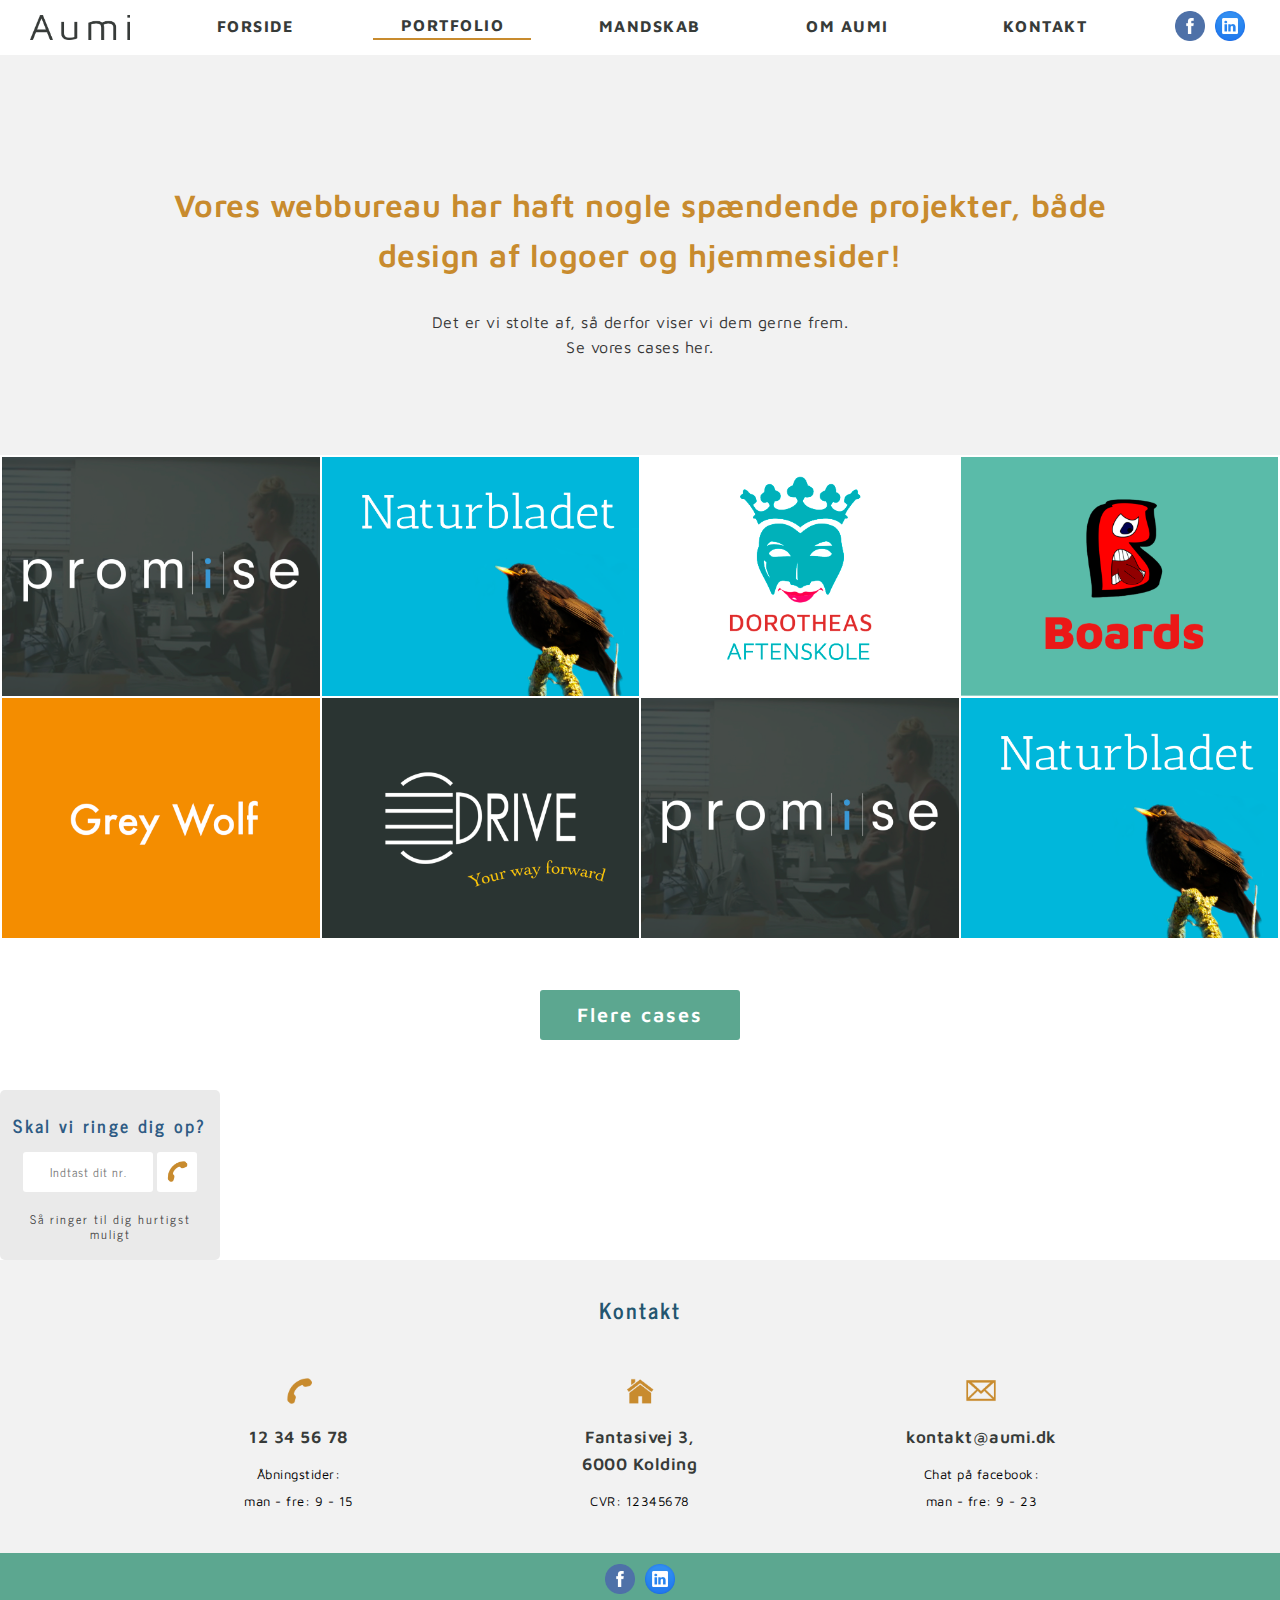
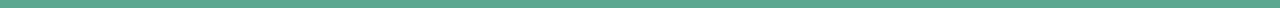
<file: vores-cases.html>
<!doctype html>
<html lang="da">
	<head>
		<meta charset="UTF-8">
		<meta name="viewport" content="width=device-width, initial-scale=1.0">
		<meta name="description" content="Se vores portfolio med cases og referencer. Få indblik i vores arbejde og design.">
		<title>Vores cases - hjemmesider, grafisk design, logoer og andet, vi har lavet</title>
		<link rel="icon" href="images/aumi-icon.png" sizes="32x32" type="image/png">
		<link rel="stylesheet" type="text/css" href="css/style.css">
		<link rel="stylesheet" type="text/css" href="css/nav-style.css">
		<link rel="stylesheet" type="text/css" href="css/portfolio-style.css">
		<link href="https://fonts.googleapis.com/css?family=Maven+Pro|News+Cycle" rel="stylesheet">
		<link rel="stylesheet" href="https://cdnjs.cloudflare.com/ajax/libs/font-awesome/4.7.0/css/font-awesome.min.css">
	</head>

	<body>
		
		<nav id="nav">
			<div class="navbar mobile">
				<div class="navhead">
					<figure class="logo"><a href="index.html#arrow"><img src="images/aumi-logo.png" alt="Aumi logo, multimedie og webdesign."></a></figure>
					<button class="hamburger">&#9776;</button>
					<button class="cross">&#735;</button>
				</div>
				
				<div class="menu">
					<ul class="nav">
						<li><a href="index.html#arrow"><p>Forside</p></a></li>
						<li class="active"><a href="vores-cases.html"><p>Portfolio</p></a></li>
						<li><a href="personale.html"><p>Mandskab</p></a></li>
						<li><a href="om-aumi.html"><p>Om Aumi</p></a></li>
						<li><a href="kontakt.html"><p>Kontakt</p></a></li>
						
					</ul>
					
					<div class="soMedia">
						<a href="#"><img src="images/facebook.png" alt="Facebook"></a>
						<a href="#"><img src="images/linkedin.png" alt="LinkedIn"></a>
					</div>
				</div>
			</div>
			
			<div class="navbar laptop">
				
				<figure class="logo"><a href="index.html#arrow"><img src="images/aumi-logo.png" alt="Aumi logo, multimedie og webdesign."></a></figure>
				
				<div class="center">
					<ul class="nav">
						<li><a href="index.html#arrow"><p>Forside</p></a></li>
						<li class="active"><a href="vores-cases.html"><p>Portfolio</p></a></li>
						<li><a href="personale.html"><p>Mandskab</p></a></li>
						<li><a href="om-aumi.html"><p>Om Aumi</p></a></li>
						<li><a href="kontakt.html"><p>Kontakt</p></a></li>
					</ul>
				</div>
				
				<div class="soMedia">
					<a href="#"><img src="images/facebook.png" alt="Facebook"></a>
					<a href="#"><img src="images/linkedin.png" alt="LinkedIn"></a>
				</div>
			</div>			
		</nav>
		
		<main>
			<div class="subpagetitle">
				<h1 class="subpageh1">Vores webbureau har haft nogle spændende projekter, både design af logoer og hjemmesider!</h1>
				<h2 class="subpageh2">Det er vi stolte af, så derfor viser vi dem gerne frem. <br/> Se vores cases her.</h2>
			</div>
			
			<div class="gridcontainer">

					<article class="portfoliogrid">
						<a href="portfolio/promise.html"><img src="images/promise.png" alt="Promise website design logo"/>
							<div class="folioknap">
								<div class="virksomhedoverskrift">PROMISE</div>
								<div class="infoomvirksomheden">Logo<br>Hjemmeside<br>Video</div>					
								<div class="textknap">LÆS MERE</div>
							</div>
						</a>
					</article>

					<article class="portfoliogrid">
						<a href="portfolio/naturbladet.html"><img src="images/naturbladet.png" alt="Naturbladet design billeder multimedie"/>
							<div class="folioknap">
								<div class="virksomhedoverskrift">NATURBLADET</div>
								<div class="infoomvirksomheden">Fotografi<br>Brochure</div>					
								<div class="textknap">LÆS MERE</div>
							</div>
						</a>
					</article>

					<article class="portfoliogrid">
						<a href="portfolio/dorotheasaftenskole.html"><img src="images/dorotheasaftenskole.png" alt="Dorotheas aftenskole marketing design hjemmeside"/>
							<div class="folioknap">
								<div class="virksomhedoverskrift">DOROTHEAS AFTENSKOLE</div>
								<div class="infoomvirksomheden">Hjemmeside<br>Sociale medier</div>					
								<div class="textknap">LÆS MERE</div>
							</div>
						</a>
					</article>

					<article class="portfoliogrid">
						<a href="portfolio/boards.html"><img src="images/boardsminicover.png" alt="Boards logo design"/>
							<div class="folioknap">
								<div class="virksomhedoverskrift">BOARDS</div>
								<div class="infoomvirksomheden">Logo</div>					
								<div class="textknap">LÆS MERE</div>
							</div>
						</a>
					</article>

					<article class="portfoliogrid">
						<a href="portfolio/greywolf.html"><img src="images/greywolf.png" alt="Greywolf webshop design SEO"/>
							<div class="folioknap">
								<div class="virksomhedoverskrift">GREY WOLF</div>
								<div class="infoomvirksomheden">Webshopdesign</div>					
								<div class="textknap">LÆS MERE</div>
							</div>
						</a>
					</article>

					<article class="portfoliogrid">
						<a href="portfolio/drive.html"><img src="images/drive.png" alt="Drive logo design"/>
							<div class="folioknap">
								<div class="virksomhedoverskrift">DRIVE</div>
								<div class="infoomvirksomheden">Logo</div>
								<div class="textknap">LÆS MERE</div>
							</div>
						</a>
					</article>
					
					<article class="portfoliogrid">
						<a href="portfolio/promise.html"><img src="images/promise.png" alt="Promise website design logo"/>
							<div class="folioknap">
								<div class="virksomhedoverskrift">PROMISE</div>
								<div class="infoomvirksomheden">Logo<br>Hjemmeside<br>Video</div>					
								<div class="textknap">LÆS MERE</div>
							</div>
						</a>
					</article>

					<article class="portfoliogrid">
						<a href="portfolio/naturbladet.html"><img src="images/naturbladet.png" alt="Naturbladet design billeder multimedie"/>
							<div class="folioknap">
								<div class="virksomhedoverskrift">NATURBLADET</div>
								<div class="infoomvirksomheden">Fotografi<br>Brochure</div>					
								<div class="textknap">LÆS MERE</div>
							</div>
						</a>
					</article>
				</div>

				<div class="casesknapcontainer">
					<a href="vores-cases.html#arrow" class="casesknap">Flere cases</a>
				</div>
			</div>
		</main>
		
		<div id="cta" class="flying-cta">
			<form action="#">
				<div class="phonebox">
					<label class="ringeop" for="phone">Skal vi ringe dig op?</label>
					<div class="inputtelefon">
						<input class="textarea" minlength="8" maxlength="8" type="text" name="phone" placeholder="Indtast dit nr.">
						<button class="send2" type="submit" value="Send">
							<img class="phoneicon" src="images/footer-phone-icon.png" alt="Phone icon">
						</button>
					</div>
					<p>Så ringer til dig hurtigst muligt</p>	
				</div>
			</form>
		</div>
		
		<footer class="footer">
			<div class="overskrifter">
				<h3>Kontakt</h3>
			</div>
			
			<address class="contact">
				
				<div class="ficon">
					<img src="images/footer-phone-icon.png" alt="Phone icon">
					<div class="phone">12 34 56 78</div>
					<p>Åbningstider:<br>man - fre: 9 - 15</p>
				</div>
				
				<div class="ficon">
					<img src="images/footer-house-icon.png" alt="House icon">
					<div class="address"><p>Fantasivej 3,<br>6000 Kolding</p></div>
					<p>CVR: 12345678</p>
				</div>
				
				<div class="ficon">
					<img src="images/footer-envelope-icon.png" alt="Envelope icon">
					<div class="email"><a href="mailto:kontakt@aumi.dk" target="_top">kontakt@aumi.dk</a></div>
					<p>Chat på facebook:<br>man - fre: 9 - 23</p>
				</div>
				
				
			</address>
			
			<div class="fcontent">
				<div class="soMedia">
					<a href="#"><img src="images/facebook.png" alt="Facebook"></a>
					<a href="#"><img src="images/linkedin.png" alt="LinkedIn"></a>
				</div>
			</div>
		</footer>
		
		<script src="https://ajax.googleapis.com/ajax/libs/jquery/3.2.1/jquery.min.js"></script>
		<script src="javascript/main.js"></script>
	</body>
</html>
</file>
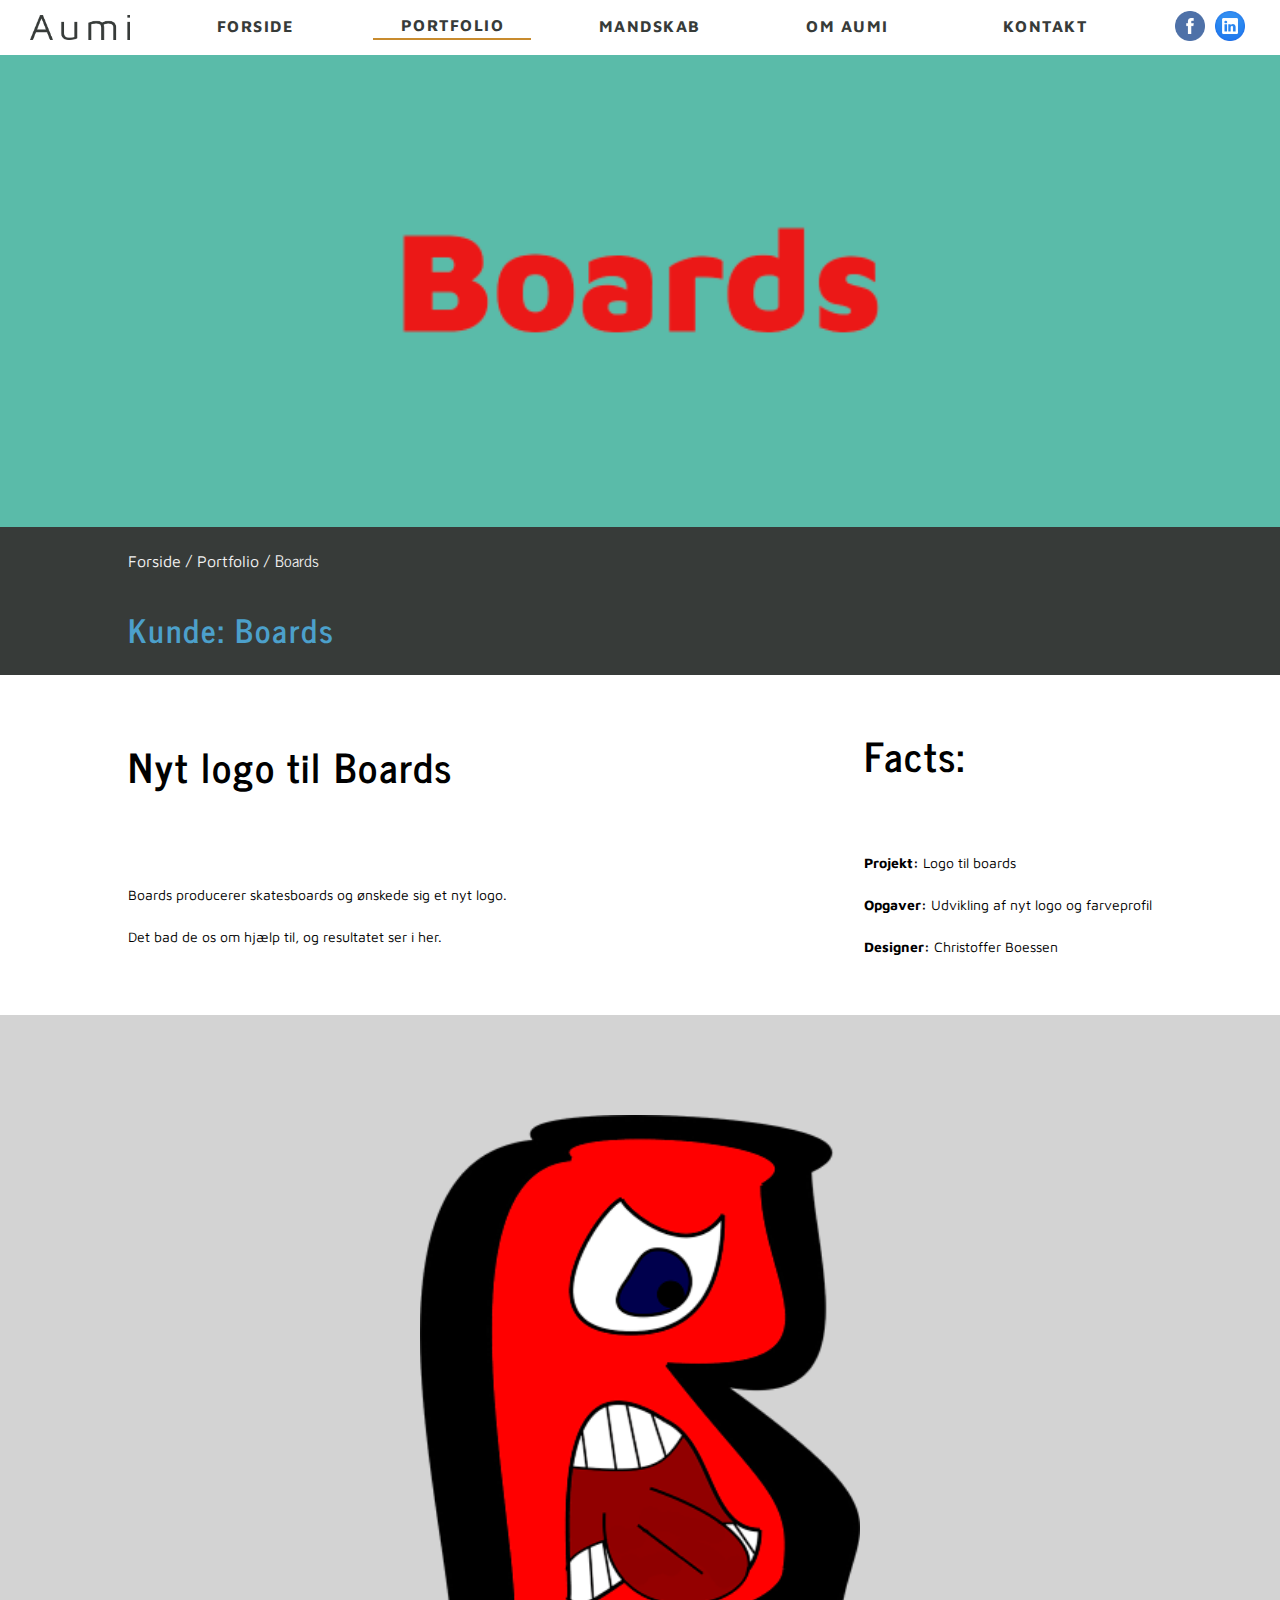
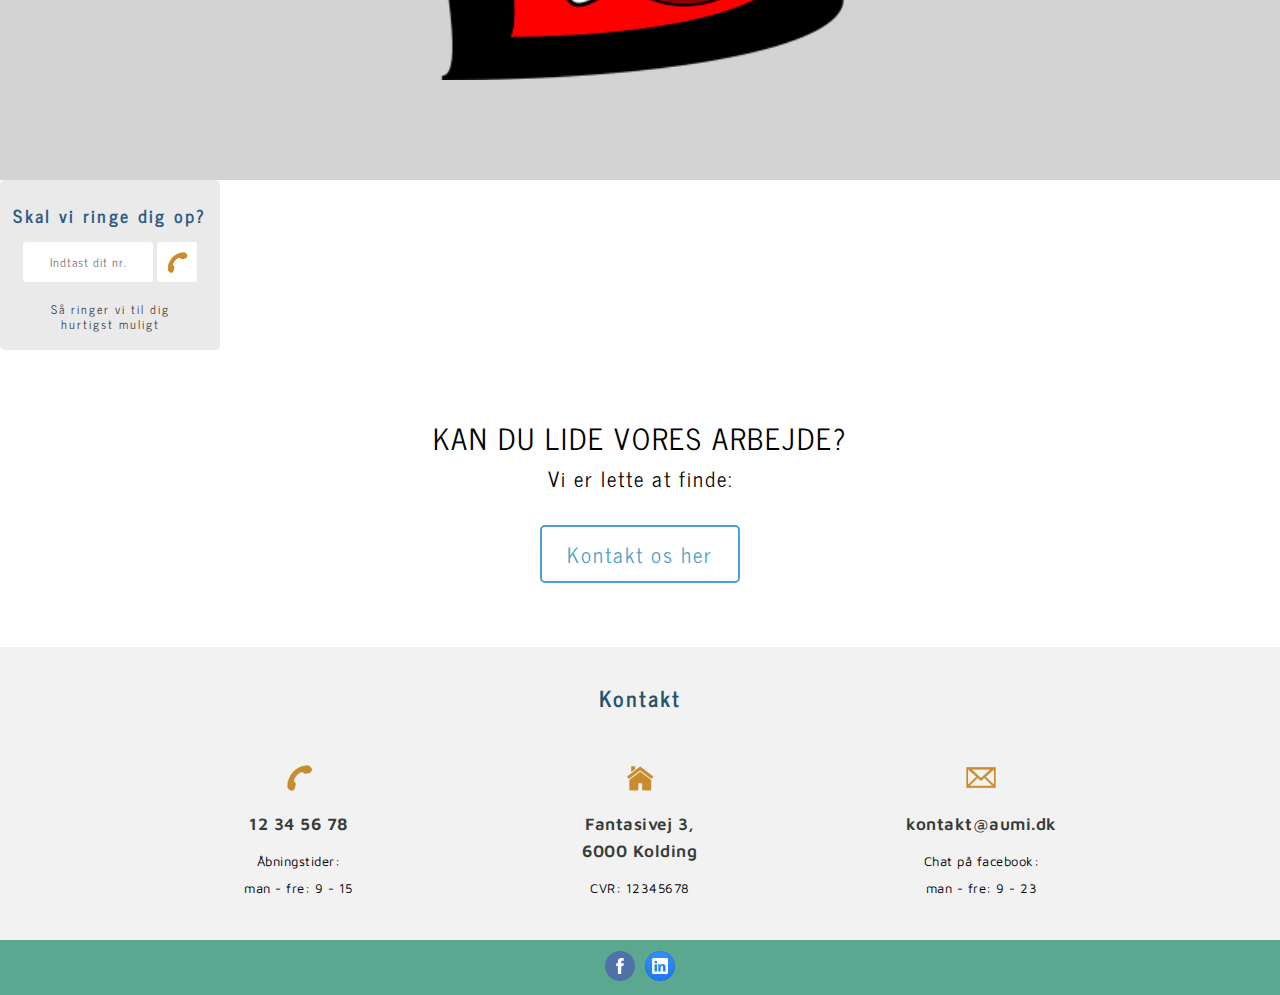
<file: portfolio/boards.html>
<!doctype html>
<html lang="da">
	<head>
		<meta charset="UTF-8">
		<meta name="viewport" content="width=device-width, initial-scale=1.0">
		<meta name="description" content="">
		<title>Boards</title>
		<link rel="icon" href="../images/aumi-icon.png" sizes="32x32" type="image/png">
		<link rel="stylesheet" type="text/css" href="../css/style.css">
		<link rel="stylesheet" type="text/css" href="../css/nav-style.css">
		<link rel="stylesheet" type="text/css" href="../css/case-style.css">
		<link href="https://fonts.googleapis.com/css?family=Maven+Pro|News+Cycle" rel="stylesheet">
		<link rel="stylesheet" href="https://cdnjs.cloudflare.com/ajax/libs/font-awesome/4.7.0/css/font-awesome.min.css">
	</head>

	<body>
		
		<nav id="nav">
			<div class="navbar mobile">
				<div class="navhead">
					<figure class="logo"><a href="../index.html#arrow"><img src="../images/aumi-logo.png" alt="Aumi logo, multimedie og webdesign."></a></figure>
					<button class="hamburger">&#9776;</button>
					<button class="cross">&#735;</button>
				</div>
				
				<div class="menu">
					<ul class="nav">
						<li><a href="../index.html#arrow"><p>Forside</p></a></li>
						<li class="active"><a href="../vores-cases.html"><p>Portfolio</p></a></li>
						<li><a href="../personale.html"><p>Mandskab</p></a></li>
						<li><a href="../om-aumi.html"><p>Om Aumi</p></a></li>
						<li><a href="../kontakt.html"><p>Kontakt</p></a></li>
						
					</ul>
					
					<div class="soMedia">
						<a href="#"><img src="../images/facebook.png" alt="Facebook"></a>
						<a href="#"><img src="../images/linkedin.png" alt="LinkedIn"></a>
					</div>
				</div>
			</div>
			
			<div class="navbar laptop">
				
				<figure class="logo"><a href="../index.html#arrow"><img src="../images/aumi-logo.png" alt="Aumi logo, multimedie og webdesign."></a></figure>
				
				<div class="center">
					<ul class="nav">
						<li><a href="../index.html#arrow"><p>Forside</p></a></li>
						<li class="active"><a href="../vores-cases.html"><p>Portfolio</p></a></li>
						<li><a href="../personale.html"><p>Mandskab</p></a></li>
						<li><a href="../om-aumi.html"><p>Om Aumi</p></a></li>
						<li><a href="../kontakt.html"><p>Kontakt</p></a></li>
					</ul>
				</div>
				
				<div class="soMedia">
					<a href="#"><img src="../images/facebook.png" alt="Facebook"></a>
					<a href="#"><img src="../images/linkedin.png" alt="LinkedIn"></a>
				</div>
			</div>			
		</nav>
		
		<main>
			<header>
				<div class="case-header">
					<img src="../images/boardscover.png" alt="Promise logo">
				</div>

				<div class="breadcrumb-box">
					<div class="bc-content">

						<ul class="breadcrumb">
							<li><a href="../index.html#arrow">Forside</a> / </li>
							<li><a href="../vores-cases.html">Portfolio</a> / </li>
							<li>Boards</li>
						</ul>

						<div class="case-title">
							<h2>Kunde: Boards</h2>
						</div>

					</div>
				</div>
			</header>
				
			<section class="case-description">
				<div class="case-content">
					
					<div class="case-text">
						<div class="case-text-title">
							Nyt logo til Boards
						</div>
						<p>
							Boards producerer skatesboards og ønskede sig et nyt logo. <br/>
							Det bad de os om hjælp til, og resultatet ser i her. <br/>
						</p>
					</div>

					<div class="case-facts">
						<div class="facts-title">
							Facts:
						</div>
						<p>
							<b>Projekt: </b>Logo til boards <br/>
							<b>Opgaver: </b>Udvikling af nyt logo og farveprofil <br/>
							<b>Designer: </b>Christoffer Boessen <br/>
						</p>
					</div>
					
				</div>
			</section>
			
			<section class="cases-main">
				
				<div class="imagecontainer">
			    	<img src="../images/boards.png" alt="Boards Aumi Portfolio"/> 
				</div>
				
			</section>
			
			<div id="cta" class="flying-cta">
			<form action="#">
				<div class="phonebox">
					<label class="ringeop" for="phone">Skal vi ringe dig op?</label>
					<div class="inputtelefon">
						<input class="textarea" minlength="8" maxlength="8" type="text" name="phone" placeholder="Indtast dit nr.">
						<button class="send2" type="submit" value="Send">
							<img class="phoneicon" src="../images/footer-phone-icon.png" alt="Phone icon">
						</button>
					</div>
					<p>Så ringer vi til dig hurtigst muligt</p>	
				</div>
			</form>
			</div>
			
			
			<section class="our-work">
				<div class="our-work-title">
					Kan du lide vores arbejde?
				</div>
				<p>Vi er lette at finde:</p>
				
				<div class="cta-our-work">
					<a href="../kontakt.html">Kontakt os her</a>
				</div>
			</section>
		</main>
		
		<footer class="footer">
			<div class="overskrifter">
				<h3>Kontakt</h3>
			</div>
			
			<address class="contact">
				
				<div class="ficon">
					<img src="../images/footer-phone-icon.png" alt="Phone icon">
					<div class="phone">12 34 56 78</div>
					<p>Åbningstider:<br>man - fre: 9 - 15</p>
				</div>
				
				<div class="ficon">
					<img src="../images/footer-house-icon.png" alt="House icon">
					<div class="address"><p>Fantasivej 3,<br>6000 Kolding</p></div>
					<p>CVR: 12345678</p>
				</div>
				
				<div class="ficon">
					<img src="../images/footer-envelope-icon.png" alt="Envelope icon">
					<div class="email"><a href="mailto:kontakt@aumi.dk" target="_top">kontakt@aumi.dk</a></div>
					<p>Chat på facebook:<br>man - fre: 9 - 23</p>
				</div>
				
				
			</address>
			
			<div class="fcontent">
				<div class="soMedia">
					<a href="#"><img src="../images/facebook.png" alt="Facebook"></a>
					<a href="#"><img src="../images/linkedin.png" alt="LinkedIn"></a>
				</div>
			</div>
		</footer>
		
		<script src="https://ajax.googleapis.com/ajax/libs/jquery/3.2.1/jquery.min.js"></script>
		<script src="../javascript/main.js"></script>
	</body>
</html>
</file>
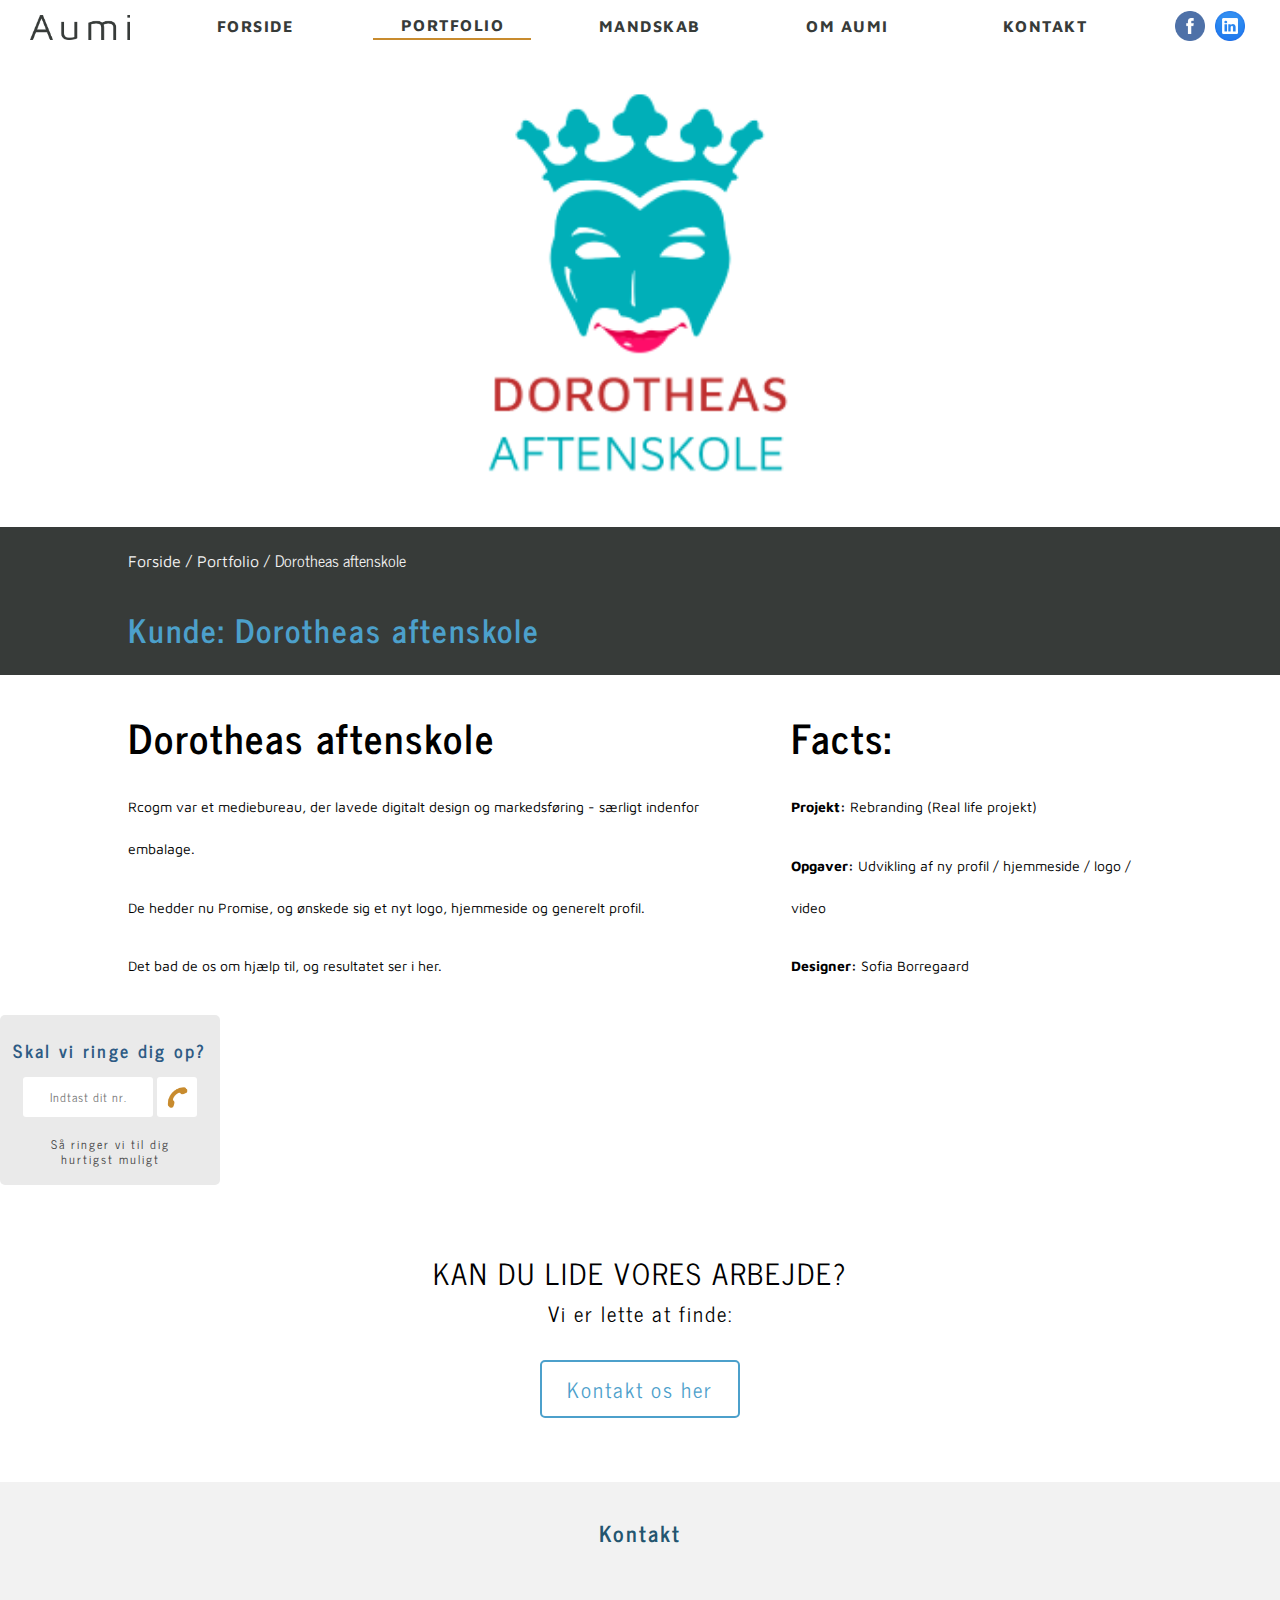
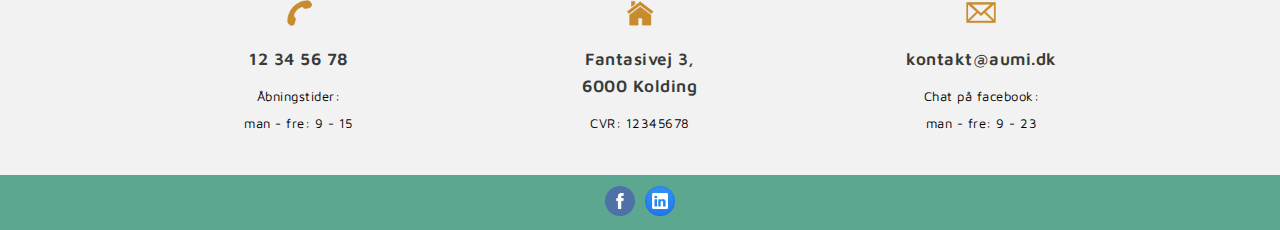
<file: portfolio/dorotheasaftenskole.html>
<!doctype html>
<html lang="da">
	<head>
		<meta charset="UTF-8">
		<meta name="viewport" content="width=device-width, initial-scale=1.0">
		<meta name="description" content="">
		<title>Dorotheas Aftenskole</title>
		<link rel="icon" href="../images/aumi-icon.png" sizes="32x32" type="image/png">
		<link rel="stylesheet" type="text/css" href="../css/style.css">
		<link rel="stylesheet" type="text/css" href="../css/nav-style.css">
		<link rel="stylesheet" type="text/css" href="../css/case-style.css">
		<link href="https://fonts.googleapis.com/css?family=Maven+Pro|News+Cycle" rel="stylesheet">
		<link rel="stylesheet" href="https://cdnjs.cloudflare.com/ajax/libs/font-awesome/4.7.0/css/font-awesome.min.css">
	</head>
	<body>
		
		<nav id="nav">
			<div class="navbar mobile">
				<div class="navhead">
					<figure class="logo"><a href="../index.html#arrow"><img src="../images/aumi-logo.png" alt="Aumi logo, multimedie og webdesign."></a></figure>
					<button class="hamburger">&#9776;</button>
					<button class="cross">&#735;</button>
				</div>
				
				<div class="menu">
					<ul class="nav">
						<li><a href="../index.html#arrow"><p>Forside</p></a></li>
						<li class="active"><a href="../vores-cases.html"><p>Portfolio</p></a></li>
						<li><a href="../personale.html"><p>Mandskab</p></a></li>
						<li><a href="../om-aumi.html"><p>Om Aumi</p></a></li>
						<li><a href="../kontakt.html"><p>Kontakt</p></a></li>
						
					</ul>
					
					<div class="soMedia">
						<a href="#"><img src="../images/facebook.png" alt="Facebook"></a>
						<a href="#"><img src="../images/linkedin.png" alt="LinkedIn"></a>
					</div>
				</div>
			</div>
			
			<div class="navbar laptop">
				
				<figure class="logo"><a href="../index.html#arrow"><img src="../images/aumi-logo.png" alt="Aumi logo, multimedie og webdesign."></a></figure>
				
				<div class="center">
					<ul class="nav">
						<li><a href="../index.html#arrow"><p>Forside</p></a></li>
						<li class="active"><a href="../vores-cases.html"><p>Portfolio</p></a></li>
						<li><a href="../personale.html"><p>Mandskab</p></a></li>
						<li><a href="../om-aumi.html"><p>Om Aumi</p></a></li>
						<li><a href="../kontakt.html"><p>Kontakt</p></a></li>
					</ul>
				</div>
				
				<div class="soMedia">
					<a href="#"><img src="../images/facebook.png" alt="Facebook"></a>
					<a href="#"><img src="../images/linkedin.png" alt="LinkedIn"></a>
				</div>
			</div>			
		</nav>
		
		<main>
			<header>
				<div class="case-header">
					<img src="../images/dorotheacover.png" alt="Promise logo">
				</div>

				<div class="breadcrumb-box">
					<div class="bc-content">

						<ul class="breadcrumb">
							<li><a href="../index.html#arrow">Forside</a> / </li>
							<li><a href="../vores-cases.html">Portfolio</a> / </li>
							<li>Dorotheas aftenskole</li>
						</ul>

						<div class="case-title">
							<h2>Kunde: Dorotheas aftenskole</h2>
						</div>

					</div>
				</div>
			</header>
				
			<section class="case-description">
				<div class="case-content">
					
					<div class="case-text">
						<div class="case-text-title">
							Dorotheas aftenskole
						</div>
						<p>Rcogm var et mediebureau, der lavede digitalt design og markedsføring - særligt indenfor embalage.</p>
						<p>De hedder nu Promise, og ønskede sig et nyt logo, hjemmeside og generelt profil.</p>
						<p>Det bad de os om hjælp til, og resultatet ser i her.</p>
					</div>

					<div class="case-facts">
						<div class="facts-title">
							Facts:
						</div>
						<p><b>Projekt: </b>Rebranding (Real life projekt)</p>
						<p><b>Opgaver: </b>Udvikling af ny profil / hjemmeside / logo / video</p>
						<p><b>Designer: </b>Sofia Borregaard</p>
					</div>
					
				</div>
			</section>
			
			<section class="cases-main">
				
			</section>
			
			<div id="cta" class="flying-cta">
			<form action="#">
				<div class="phonebox">
					<label class="ringeop" for="phone">Skal vi ringe dig op?</label>
					<div class="inputtelefon">
						<input class="textarea" minlength="8" maxlength="8" type="text" name="phone" placeholder="Indtast dit nr.">
						<button class="send2" type="submit" value="Send">
							<img class="phoneicon" src="../images/footer-phone-icon.png" alt="Phone icon">
						</button>
					</div>
					<p>Så ringer vi til dig hurtigst muligt</p>	
				</div>
			</form>
		</div>
			
			
			<section class="our-work">
				<div class="our-work-title">
					Kan du lide vores arbejde?
				</div>
				<p>Vi er lette at finde:</p>
				
				<div class="cta-our-work">
					<a href="../kontakt.html">Kontakt os her</a>
				</div>
			</section>
		</main>
		
		<footer class="footer">
			<div class="overskrifter">
				<h3>Kontakt</h3>
			</div>
			
			<address class="contact">
				
				<div class="ficon">
					<img src="../images/footer-phone-icon.png" alt="Phone icon">
					<div class="phone">12 34 56 78</div>
					<p>Åbningstider:<br>man - fre: 9 - 15</p>
				</div>
				
				<div class="ficon">
					<img src="../images/footer-house-icon.png" alt="House icon">
					<div class="address"><p>Fantasivej 3,<br>6000 Kolding</p></div>
					<p>CVR: 12345678</p>
				</div>
				
				<div class="ficon">
					<img src="../images/footer-envelope-icon.png" alt="Envelope icon">
					<div class="email"><a href="mailto:kontakt@aumi.dk" target="_top">kontakt@aumi.dk</a></div>
					<p>Chat på facebook:<br>man - fre: 9 - 23</p>
				</div>
				
				
			</address>
			
			<div class="fcontent">
				<div class="soMedia">
					<a href="#"><img src="../images/facebook.png" alt="Facebook"></a>
					<a href="#"><img src="../images/linkedin.png" alt="LinkedIn"></a>
				</div>
			</div>
		</footer>
		
		<script src="https://ajax.googleapis.com/ajax/libs/jquery/3.2.1/jquery.min.js"></script>
		<script src="../javascript/main.js"></script>
	</body>
</html>
</file>
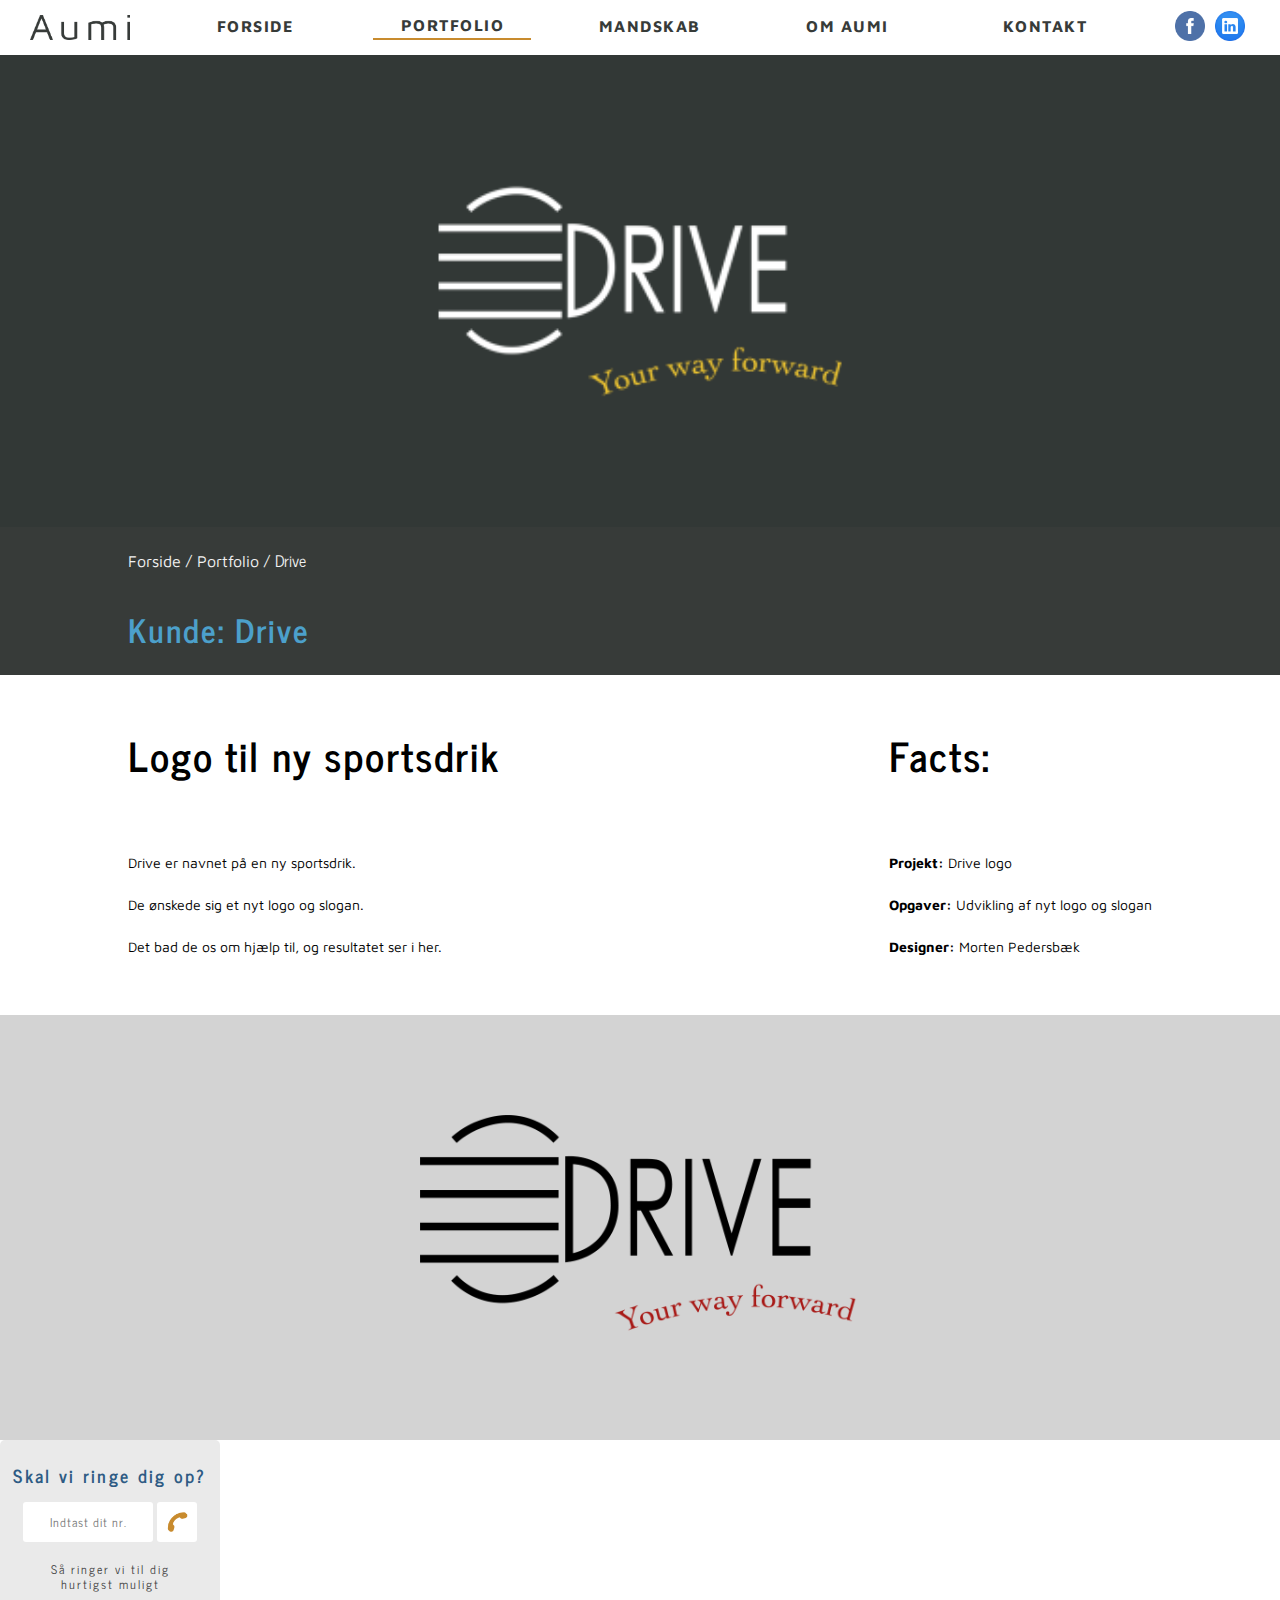
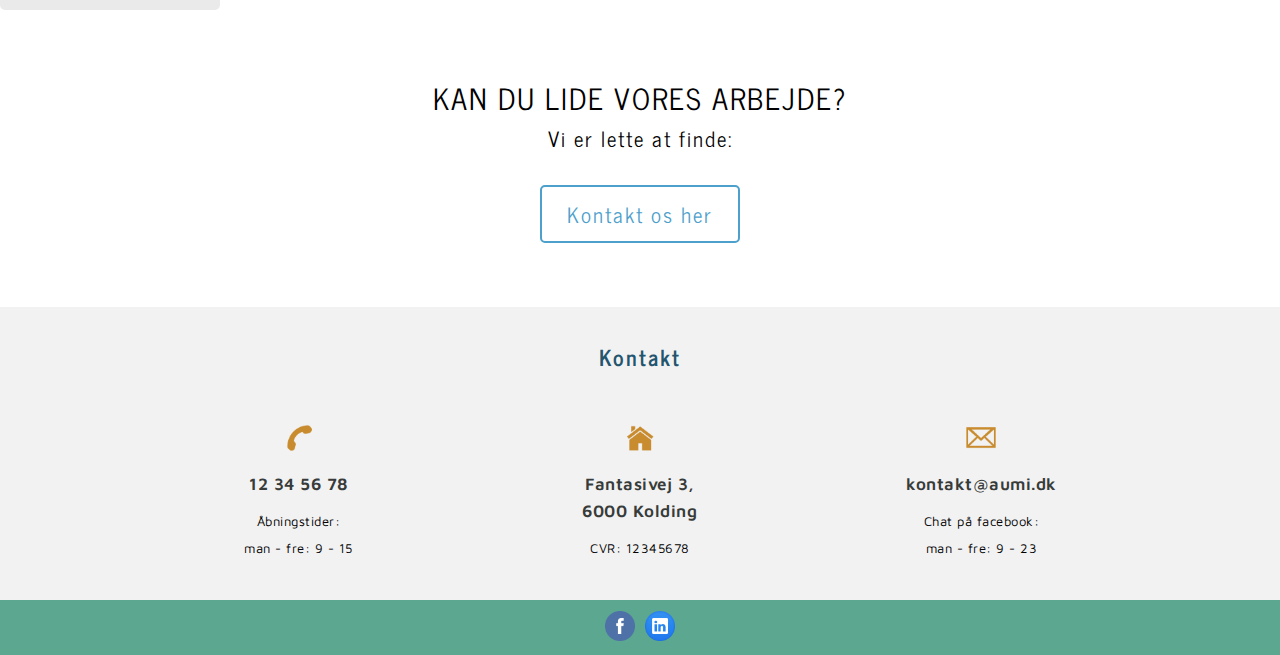
<file: portfolio/drive.html>
<!doctype html>
<html lang="da">
	<head>
		<meta charset="UTF-8">
		<meta name="viewport" content="width=device-width, initial-scale=1.0">
		<meta name="description" content="">
		<title>Drive</title>
		<link rel="icon" href="../images/aumi-icon.png" sizes="32x32" type="image/png">
		<link rel="stylesheet" type="text/css" href="../css/style.css">
		<link rel="stylesheet" type="text/css" href="../css/nav-style.css">
		<link rel="stylesheet" type="text/css" href="../css/case-style.css">
		<link href="https://fonts.googleapis.com/css?family=Maven+Pro|News+Cycle" rel="stylesheet">
		<link rel="stylesheet" href="https://cdnjs.cloudflare.com/ajax/libs/font-awesome/4.7.0/css/font-awesome.min.css">
	</head>

	<body>
		
		<nav id="nav">
			<div class="navbar mobile">
				<div class="navhead">
					<figure class="logo"><a href="../index.html#arrow"><img src="../images/aumi-logo.png" alt="Aumi logo, multimedie og webdesign."></a></figure>
					<button class="hamburger">&#9776;</button>
					<button class="cross">&#735;</button>
				</div>
				
				<div class="menu">
					<ul class="nav">
						<li><a href="../index.html#arrow"><p>Forside</p></a></li>
						<li class="active"><a href="../vores-cases.html"><p>Portfolio</p></a></li>
						<li><a href="../personale.html"><p>Mandskab</p></a></li>
						<li><a href="../om-aumi.html"><p>Om Aumi</p></a></li>
						<li><a href="../kontakt.html"><p>Kontakt</p></a></li>
						
					</ul>
					
					<div class="soMedia">
						<a href="#"><img src="../images/facebook.png" alt="Facebook"></a>
						<a href="#"><img src="../images/linkedin.png" alt="LinkedIn"></a>
					</div>
				</div>
			</div>
			
			<div class="navbar laptop">
				
				<figure class="logo"><a href="../index.html#arrow"><img src="../images/aumi-logo.png" alt="Aumi logo, multimedie og webdesign."></a></figure>
				
				<div class="center">
					<ul class="nav">
						<li><a href="../index.html#arrow"><p>Forside</p></a></li>
						<li class="active"><a href="../vores-cases.html"><p>Portfolio</p></a></li>
						<li><a href="../personale.html"><p>Mandskab</p></a></li>
						<li><a href="../om-aumi.html"><p>Om Aumi</p></a></li>
						<li><a href="../kontakt.html"><p>Kontakt</p></a></li>
					</ul>
				</div>
				
				<div class="soMedia">
					<a href="#"><img src="../images/facebook.png" alt="Facebook"></a>
					<a href="#"><img src="../images/linkedin.png" alt="LinkedIn"></a>
				</div>
			</div>			
		</nav>
		
		<main>
			<header>
				<div class="case-header">
					<img src="../images/drivecover.png" alt="Promise logo">
				</div>

				<div class="breadcrumb-box">
					<div class="bc-content">

						<ul class="breadcrumb">
							<li><a href="../index.html#arrow">Forside</a> / </li>
							<li><a href="../vores-cases.html">Portfolio</a> / </li>
							<li>Drive</li>
						</ul>

						<div class="case-title">
							<h2>Kunde: Drive</h2>
						</div>

					</div>
				</div>
			</header>
				
			<section class="case-description">
				<div class="case-content">
					
					<div class="case-text">
						<div class="case-text-title">
							Logo til ny sportsdrik
						</div>
						<p>
							Drive er navnet på en ny sportsdrik. <br/>
							De ønskede sig et nyt logo og slogan. <br/>
							Det bad de os om hjælp til, og resultatet ser i her.
						</p>
					</div>

					<div class="case-facts">
						<div class="facts-title">
							Facts:
						</div>
						<p>
							<b> Projekt: </b>Drive logo <br/>
							<b> Opgaver: </b>Udvikling af nyt logo og slogan <br/>
							<b> Designer: </b>Morten Pedersbæk
						</p>
					</div>
					
				</div>
			</section>
			
			<section class="cases-main">
				
				<div class="imagecontainer">
			    	<img class="driveimg" src="../images/Drive_logo-kopi.png" alt="Drive Aumi Portfolio"/> 
				</div>
				
			</section>
			
			<div id="cta" class="flying-cta">
			<form action="#">
				<div class="phonebox">
					<label class="ringeop" for="phone">Skal vi ringe dig op?</label>
					<div class="inputtelefon">
						<input class="textarea" minlength="8" maxlength="8" type="text" name="phone" placeholder="Indtast dit nr.">
						<button class="send2" type="submit" value="Send">
							<img class="phoneicon" src="../images/footer-phone-icon.png" alt="Phone icon">
						</button>
					</div>
					<p>Så ringer vi til dig hurtigst muligt</p>	
				</div>
			</form>
		</div>
			
			
			<section class="our-work">
				<div class="our-work-title">
					Kan du lide vores arbejde?
				</div>
				<p>Vi er lette at finde:</p>
				
				<div class="cta-our-work">
					<a href="../kontakt.html">Kontakt os her</a>
				</div>
			</section>
		</main>
		
		<footer class="footer">
			<div class="overskrifter">
				<h3>Kontakt</h3>
			</div>
			
			<address class="contact">
				
				<div class="ficon">
					<img src="../images/footer-phone-icon.png" alt="Phone icon">
					<div class="phone">12 34 56 78</div>
					<p>Åbningstider:<br>man - fre: 9 - 15</p>
				</div>
				
				<div class="ficon">
					<img src="../images/footer-house-icon.png" alt="House icon">
					<div class="address"><p>Fantasivej 3,<br>6000 Kolding</p></div>
					<p>CVR: 12345678</p>
				</div>
				
				<div class="ficon">
					<img src="../images/footer-envelope-icon.png" alt="Envelope icon">
					<div class="email"><a href="mailto:kontakt@aumi.dk" target="_top">kontakt@aumi.dk</a></div>
					<p>Chat på facebook:<br>man - fre: 9 - 23</p>
				</div>
				
				
			</address>
			
			<div class="fcontent">
				<div class="soMedia">
					<a href="#"><img src="../images/facebook.png" alt="Facebook"></a>
					<a href="#"><img src="../images/linkedin.png" alt="LinkedIn"></a>
				</div>
			</div>
		</footer>
		
		<script src="https://ajax.googleapis.com/ajax/libs/jquery/3.2.1/jquery.min.js"></script>
		<script src="../javascript/main.js"></script>
	</body>
</html>
</file>
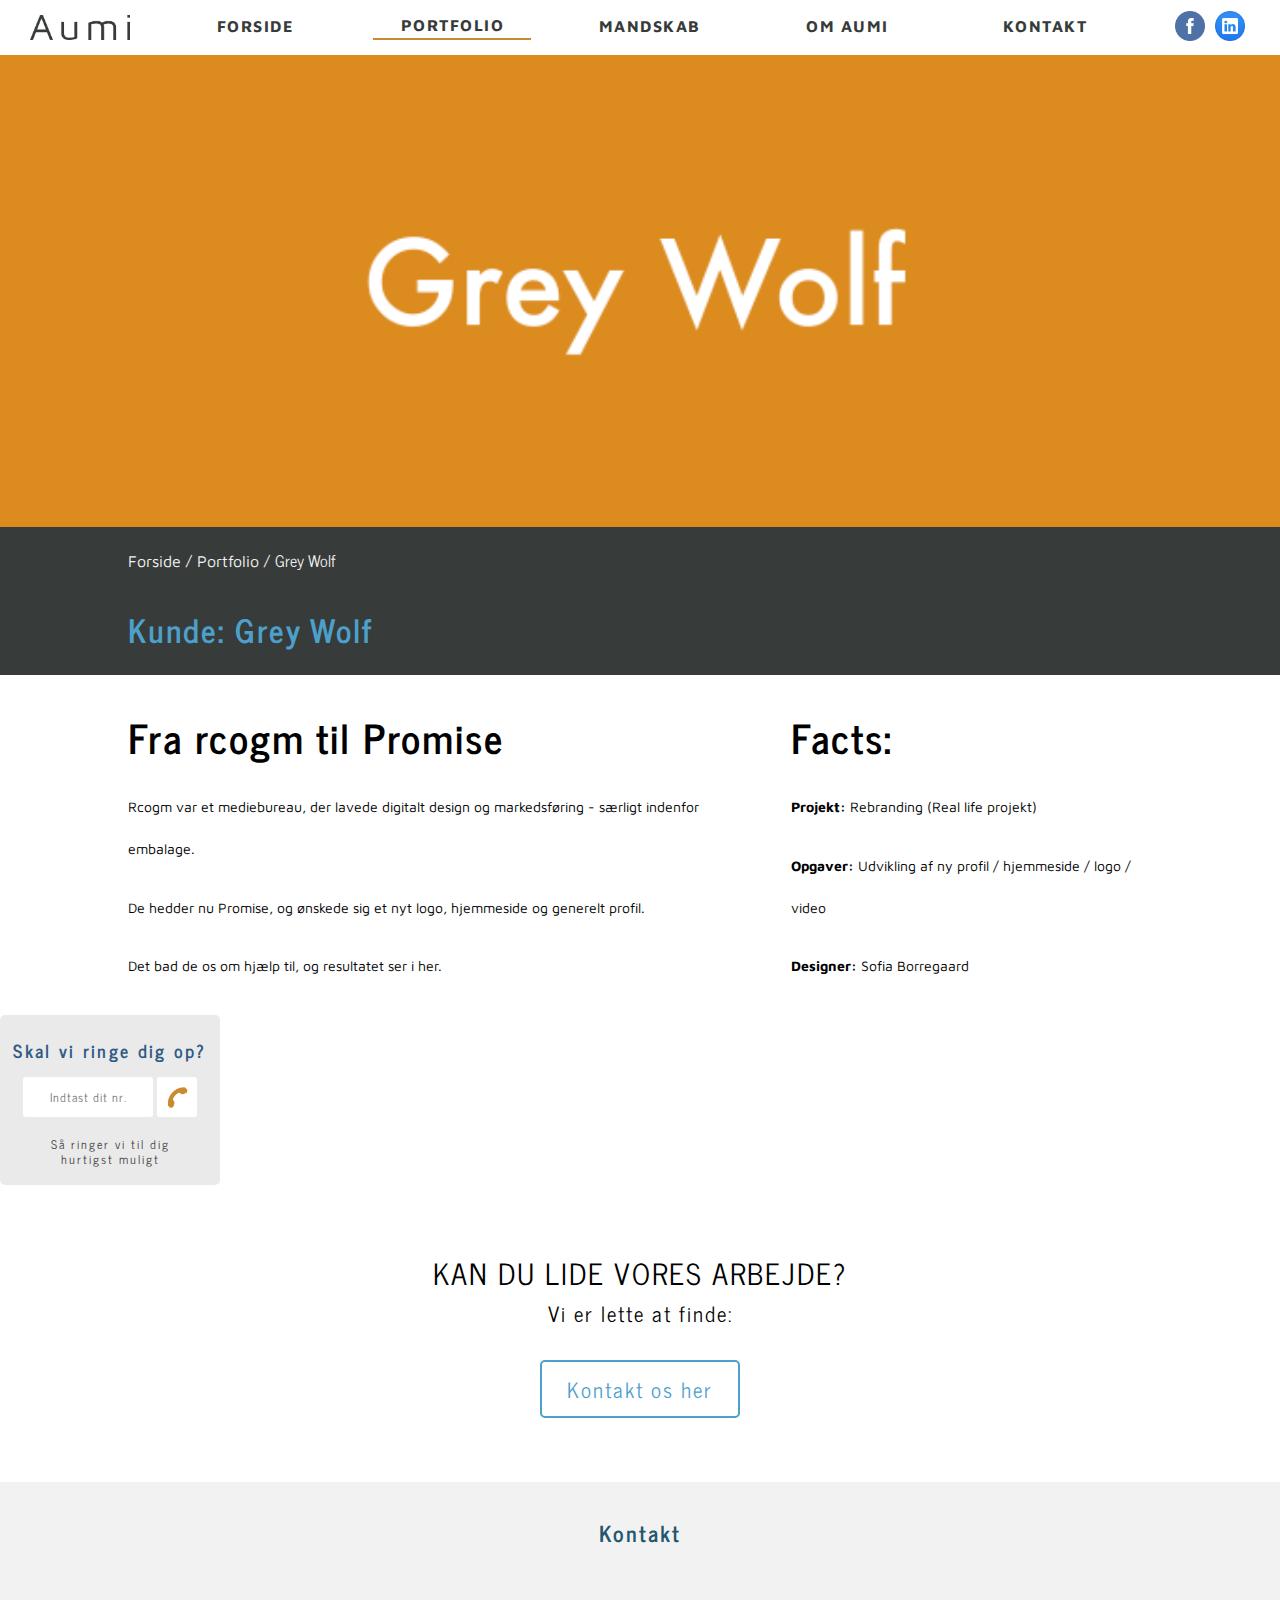
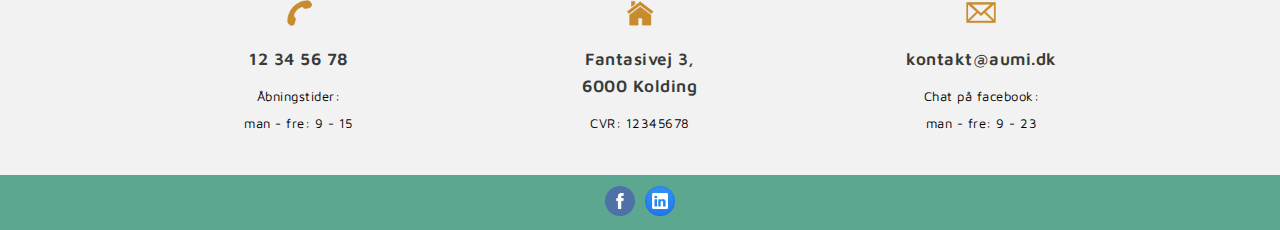
<file: portfolio/greywolf.html>
<!doctype html>
<html lang="da">
	<head>
		<meta charset="UTF-8">
		<meta name="viewport" content="width=device-width, initial-scale=1.0">
		<meta name="description" content="">
		<title>Grey Wolf</title>
		<link rel="icon" href="../images/aumi-icon.png" sizes="32x32" type="image/png">
		<link rel="stylesheet" type="text/css" href="../css/style.css">
		<link rel="stylesheet" type="text/css" href="../css/nav-style.css">
		<link rel="stylesheet" type="text/css" href="../css/case-style.css">
		<link href="https://fonts.googleapis.com/css?family=Maven+Pro|News+Cycle" rel="stylesheet">
		<link rel="stylesheet" href="https://cdnjs.cloudflare.com/ajax/libs/font-awesome/4.7.0/css/font-awesome.min.css">
	</head>

	<body>
		
		<nav id="nav">
			<div class="navbar mobile">
				<div class="navhead">
					<figure class="logo"><a href="../index.html#arrow"><img src="../images/aumi-logo.png" alt="Aumi logo, multimedie og webdesign."></a></figure>
					<button class="hamburger">&#9776;</button>
					<button class="cross">&#735;</button>
				</div>
				
				<div class="menu">
					<ul class="nav">
						<li><a href="../index.html#arrow"><p>Forside</p></a></li>
						<li class="active"><a href="../vores-cases.html"><p>Portfolio</p></a></li>
						<li><a href="../personale.html"><p>Mandskab</p></a></li>
						<li><a href="../om-aumi.html"><p>Om Aumi</p></a></li>
						<li><a href="../kontakt.html"><p>Kontakt</p></a></li>
						
					</ul>
					
					<div class="soMedia">
						<a href="#"><img src="../images/facebook.png" alt="Facebook"></a>
						<a href="#"><img src="../images/linkedin.png" alt="LinkedIn"></a>
					</div>
				</div>
			</div>
			
			<div class="navbar laptop">
				
				<figure class="logo"><a href="../index.html#arrow"><img src="../images/aumi-logo.png" alt="Aumi logo, multimedie og webdesign."></a></figure>
				
				<div class="center">
					<ul class="nav">
						<li><a href="../index.html#arrow"><p>Forside</p></a></li>
						<li class="active"><a href="../vores-cases.html"><p>Portfolio</p></a></li>
						<li><a href="../personale.html"><p>Mandskab</p></a></li>
						<li><a href="../om-aumi.html"><p>Om Aumi</p></a></li>
						<li><a href="../kontakt.html"><p>Kontakt</p></a></li>
					</ul>
				</div>
				
				<div class="soMedia">
					<a href="#"><img src="../images/facebook.png" alt="Facebook"></a>
					<a href="#"><img src="../images/linkedin.png" alt="LinkedIn"></a>
				</div>
			</div>			
		</nav>
		
		<main>
			<header>
				<div class="case-header">
					<img src="../images/greywolfcover.png" alt="Promise logo">
				</div>

				<div class="breadcrumb-box">
					<div class="bc-content">

						<ul class="breadcrumb">
							<li><a href="../index.html#arrow">Forside</a> / </li>
							<li><a href="../vores-cases.html">Portfolio</a> / </li>
							<li>Grey Wolf</li>
						</ul>

						<div class="case-title">
							<h2>Kunde: Grey Wolf</h2>
						</div>

					</div>
				</div>
			</header>
				
			<section class="case-description">
				<div class="case-content">
					
					<div class="case-text">
						<div class="case-text-title">
							Fra rcogm til Promise
						</div>
						<p>Rcogm var et mediebureau, der lavede digitalt design og markedsføring - særligt indenfor embalage.</p>
						<p>De hedder nu Promise, og ønskede sig et nyt logo, hjemmeside og generelt profil.</p>
						<p>Det bad de os om hjælp til, og resultatet ser i her.</p>
					</div>

					<div class="case-facts">
						<div class="facts-title">
							Facts:
						</div>
						<p><b>Projekt: </b>Rebranding (Real life projekt)</p>
						<p><b>Opgaver: </b>Udvikling af ny profil / hjemmeside / logo / video</p>
						<p><b>Designer: </b>Sofia Borregaard</p>
					</div>
					
				</div>
			</section>
			
			<section class="cases-main">
				
			</section>
			
			<div id="cta" class="flying-cta">
			<form action="#">
				<div class="phonebox">
					<label class="ringeop" for="phone">Skal vi ringe dig op?</label>
					<div class="inputtelefon">
						<input class="textarea" minlength="8" maxlength="8" type="text" name="phone" placeholder="Indtast dit nr.">
						<button class="send2" type="submit" value="Send">
							<img class="phoneicon" src="../images/footer-phone-icon.png" alt="Phone icon">
						</button>
					</div>
					<p>Så ringer vi til dig hurtigst muligt</p>	
				</div>
			</form>
		</div>
			
			
			<section class="our-work">
				<div class="our-work-title">
					Kan du lide vores arbejde?
				</div>
				<p>Vi er lette at finde:</p>
				
				<div class="cta-our-work">
					<a href="../kontakt.html">Kontakt os her</a>
				</div>
			</section>
		</main>
		
		<footer class="footer">
			<div class="overskrifter">
				<h3>Kontakt</h3>
			</div>
			
			<address class="contact">
				
				<div class="ficon">
					<img src="../images/footer-phone-icon.png" alt="Phone icon">
					<div class="phone">12 34 56 78</div>
					<p>Åbningstider:<br>man - fre: 9 - 15</p>
				</div>
				
				<div class="ficon">
					<img src="../images/footer-house-icon.png" alt="House icon">
					<div class="address"><p>Fantasivej 3,<br>6000 Kolding</p></div>
					<p>CVR: 12345678</p>
				</div>
				
				<div class="ficon">
					<img src="../images/footer-envelope-icon.png" alt="Envelope icon">
					<div class="email"><a href="mailto:kontakt@aumi.dk" target="_top">kontakt@aumi.dk</a></div>
					<p>Chat på facebook:<br>man - fre: 9 - 23</p>
				</div>
				
				
			</address>
			
			<div class="fcontent">
				<div class="soMedia">
					<a href="#"><img src="../images/facebook.png" alt="Facebook"></a>
					<a href="#"><img src="../images/linkedin.png" alt="LinkedIn"></a>
				</div>
			</div>
		</footer>
		
		<script src="https://ajax.googleapis.com/ajax/libs/jquery/3.2.1/jquery.min.js"></script>
		<script src="../javascript/main.js"></script>
	</body>
</html>
</file>
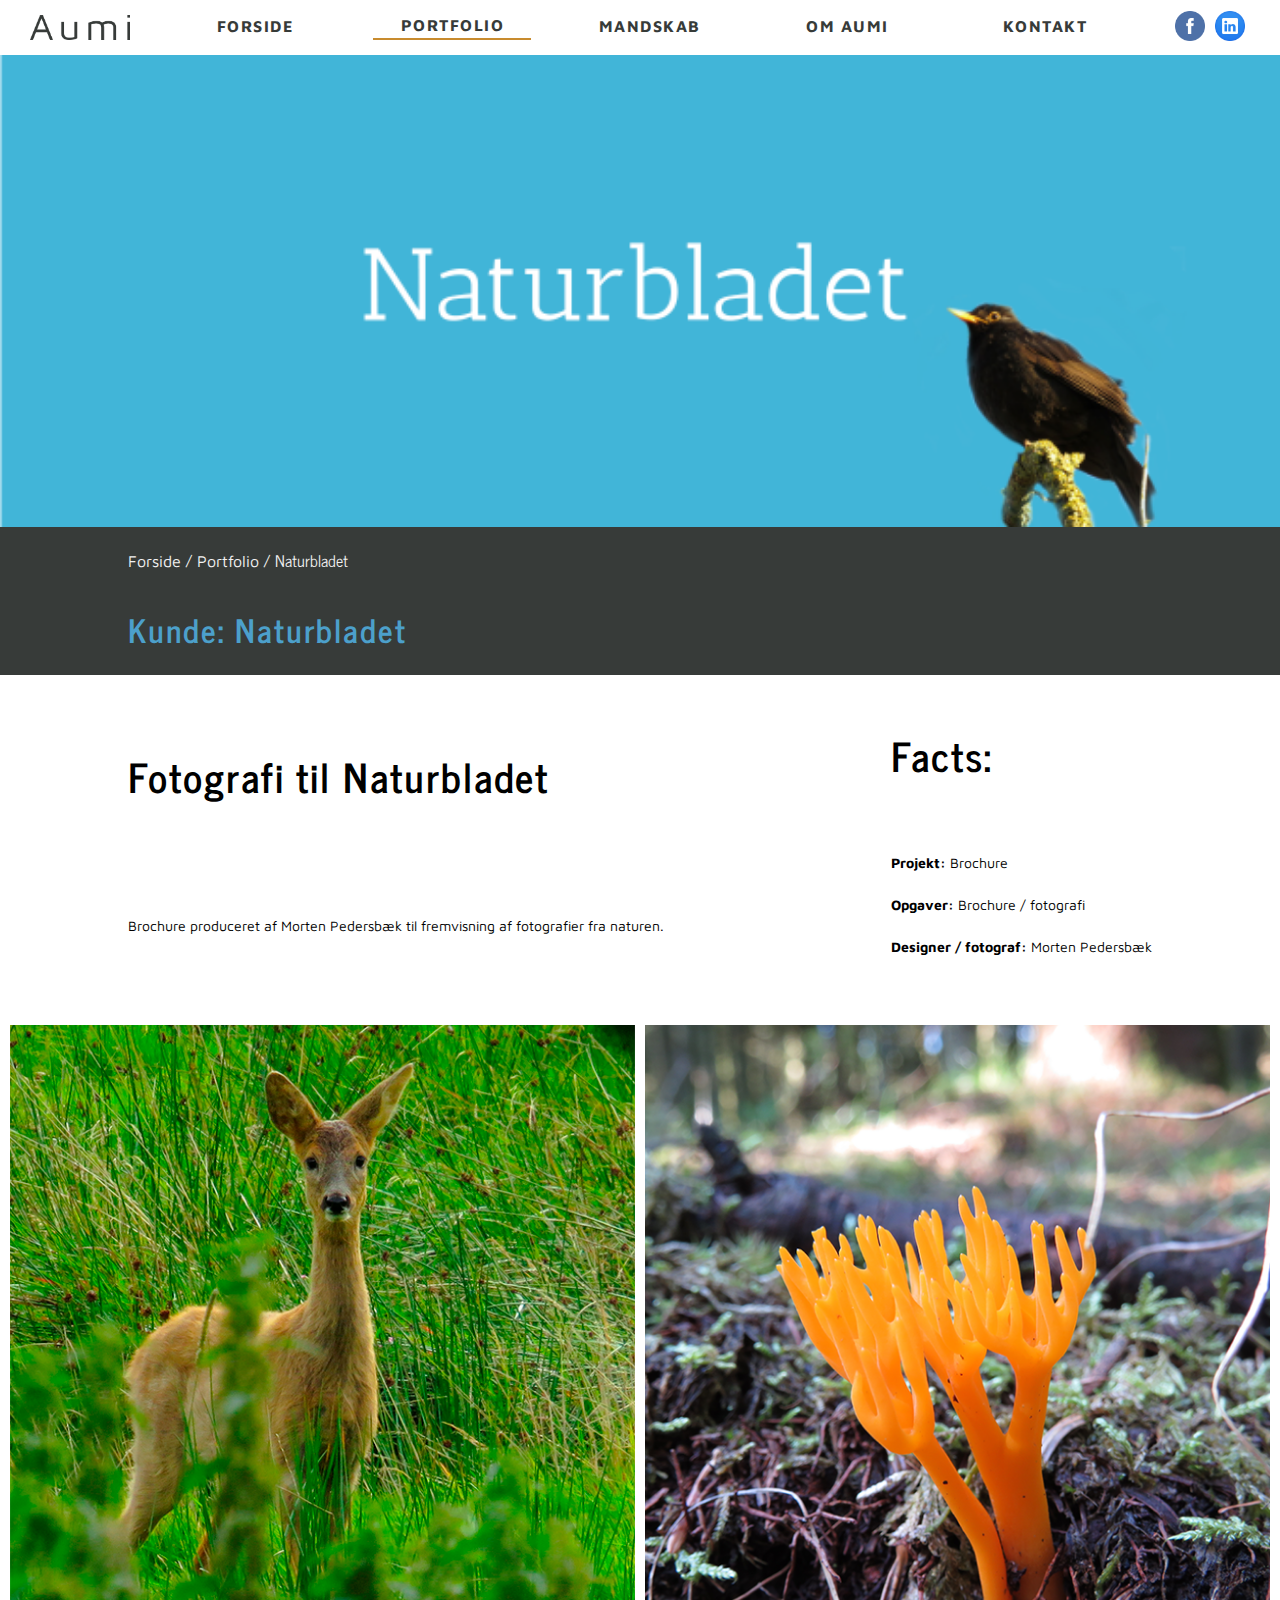
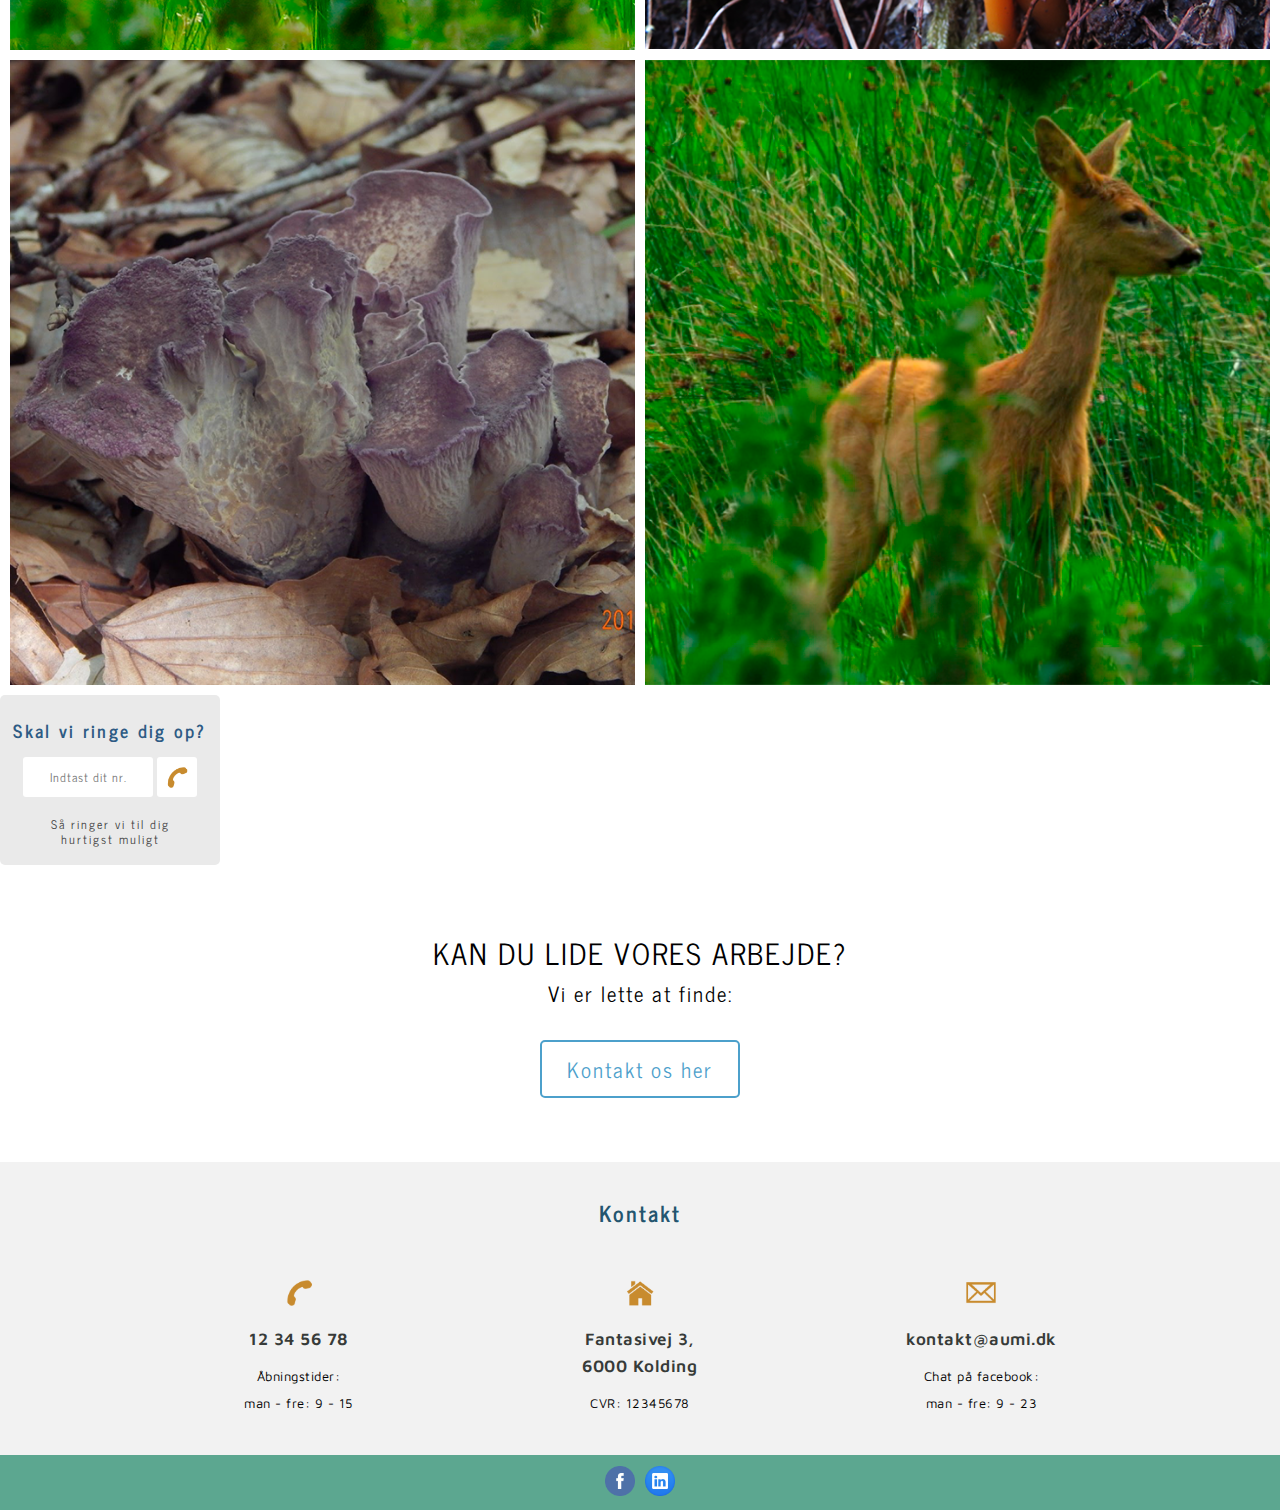
<file: portfolio/naturbladet.html>
<!doctype html>
<html lang="da">
	<head>
		<meta charset="UTF-8">
		<meta name="viewport" content="width=device-width, initial-scale=1.0">
		<meta name="description" content="">
		<title>Naturbladet</title>
		<link rel="icon" href="../images/aumi-icon.png" sizes="32x32" type="image/png">
		<link rel="stylesheet" type="text/css" href="../css/style.css">
		<link rel="stylesheet" type="text/css" href="../css/nav-style.css">
		<link rel="stylesheet" type="text/css" href="../css/case-style.css">
		<link href="https://fonts.googleapis.com/css?family=Maven+Pro|News+Cycle" rel="stylesheet">
		<link rel="stylesheet" href="https://cdnjs.cloudflare.com/ajax/libs/font-awesome/4.7.0/css/font-awesome.min.css">
	</head>

	<body>
		
		<nav id="nav">
			<div class="navbar mobile">
				<div class="navhead">
					<figure class="logo"><a href="../index.html#arrow"><img src="../images/aumi-logo.png" alt="Aumi logo, multimedie og webdesign."></a></figure>
					<button class="hamburger">&#9776;</button>
					<button class="cross">&#735;</button>
				</div>
				
				<div class="menu">
					<ul class="nav">
						<li><a href="../index.html#arrow"><p>Forside</p></a></li>
						<li class="active"><a href="../vores-cases.html"><p>Portfolio</p></a></li>
						<li><a href="../personale.html"><p>Mandskab</p></a></li>
						<li><a href="../om-aumi.html"><p>Om Aumi</p></a></li>
						<li><a href="../kontakt.html"><p>Kontakt</p></a></li>
						
					</ul>
					
					<div class="soMedia">
						<a href="#"><img src="../images/facebook.png" alt="Facebook"></a>
						<a href="#"><img src="../images/linkedin.png" alt="LinkedIn"></a>
					</div>
				</div>
			</div>
			
			<div class="navbar laptop">
				
				<figure class="logo"><a href="../index.html#arrow"><img src="../images/aumi-logo.png" alt="Aumi logo, multimedie og webdesign."></a></figure>
				
				<div class="center">
					<ul class="nav">
						<li><a href="../index.html#arrow"><p>Forside</p></a></li>
						<li class="active"><a href="../vores-cases.html"><p>Portfolio</p></a></li>
						<li><a href="../personale.html"><p>Mandskab</p></a></li>
						<li><a href="../om-aumi.html"><p>Om Aumi</p></a></li>
						<li><a href="../kontakt.html"><p>Kontakt</p></a></li>
					</ul>
				</div>
				
				<div class="soMedia">
					<a href="#"><img src="../images/facebook.png" alt="Facebook"></a>
					<a href="#"><img src="../images/linkedin.png" alt="LinkedIn"></a>
				</div>
			</div>			
		</nav>
		
		<main>
			<header>
				<div class="case-header">
					<img src="../images/naturbladetcover.png" alt="Promise logo">
				</div>

				<div class="breadcrumb-box">
					<div class="bc-content">

						<ul class="breadcrumb">
							<li><a href="../index.html#arrow">Forside</a> / </li>
							<li><a href="../vores-cases.html">Portfolio</a> / </li>
							<li>Naturbladet</li>
						</ul>

						<div class="case-title">
							<h2>Kunde: Naturbladet</h2>
						</div>

					</div>
				</div>
			</header>
				
			
			<section class="case-description">
				<div class="case-content">
					
					<div class="case-text">
						<div class="case-text-title">
							Fotografi til Naturbladet
						</div>
						<p>
							Brochure produceret af Morten Pedersbæk til fremvisning af fotografier fra naturen.
						</p>
					</div>

					<div class="case-facts">
						<div class="facts-title">
							Facts:
						</div>
						<p>
							<b>Projekt: </b>Brochure <br/>
							<b>Opgaver: </b>Brochure / fotografi <br/>
							<b>Designer / fotograf: </b>Morten Pedersbæk <br/>
						</p>
					</div>
					
				</div>
			</section>
			
			<section class="cases-main">
				<div class="naturgrid">
					<img src="../images/daadyr.png" alt="Fotografi Dådyr">
					<img src="../images/havblomst.png" alt="Fotografi havet alge">
					<img src="../images/svamp.png" alt="Fotografi skovbund svamp">
					<img src="../images/raadyr.png" alt="Fotografi Rådyr">
				</div>
			</section>
			
			<div id="cta" class="flying-cta">
			<form action="#">
				<div class="phonebox">
					<label class="ringeop" for="phone">Skal vi ringe dig op?</label>
					<div class="inputtelefon">
						<input class="textarea" minlength="8" maxlength="8" type="text" name="phone" placeholder="Indtast dit nr.">
						<button class="send2" type="submit" value="Send">
							<img class="phoneicon" src="../images/footer-phone-icon.png" alt="Phone icon">
						</button>
					</div>
					<p>Så ringer vi til dig hurtigst muligt</p>	
				</div>
			</form>
		</div>
			
			
			<section class="our-work">
				<div class="our-work-title">
					Kan du lide vores arbejde?
				</div>
				<p>Vi er lette at finde:</p>
				
				<div class="cta-our-work">
					<a href="../kontakt.html">Kontakt os her</a>
				</div>
			</section>
		</main>
		
		
		
		<footer class="footer">
			<div class="overskrifter">
				<h3>Kontakt</h3>
			</div>
			
			<address class="contact">
				
				<div class="ficon">
					<img src="../images/footer-phone-icon.png" alt="Phone icon">
					<div class="phone">12 34 56 78</div>
					<p>Åbningstider:<br>man - fre: 9 - 15</p>
				</div>
				
				<div class="ficon">
					<img src="../images/footer-house-icon.png" alt="House icon">
					<div class="address"><p>Fantasivej 3,<br>6000 Kolding</p></div>
					<p>CVR: 12345678</p>
				</div>
				
				<div class="ficon">
					<img src="../images/footer-envelope-icon.png" alt="Envelope icon">
					<div class="email"><a href="mailto:kontakt@aumi.dk" target="_top">kontakt@aumi.dk</a></div>
					<p>Chat på facebook:<br>man - fre: 9 - 23</p>
				</div>
				
				
			</address>
			
			<div class="fcontent">
				<div class="soMedia">
					<a href="#"><img src="../images/facebook.png" alt="Facebook"></a>
					<a href="#"><img src="../images/linkedin.png" alt="LinkedIn"></a>
				</div>
			</div>
		</footer>
		
		<script src="https://ajax.googleapis.com/ajax/libs/jquery/3.2.1/jquery.min.js"></script>
		<script src="../javascript/main.js"></script>
	</body>
</html>
</file>
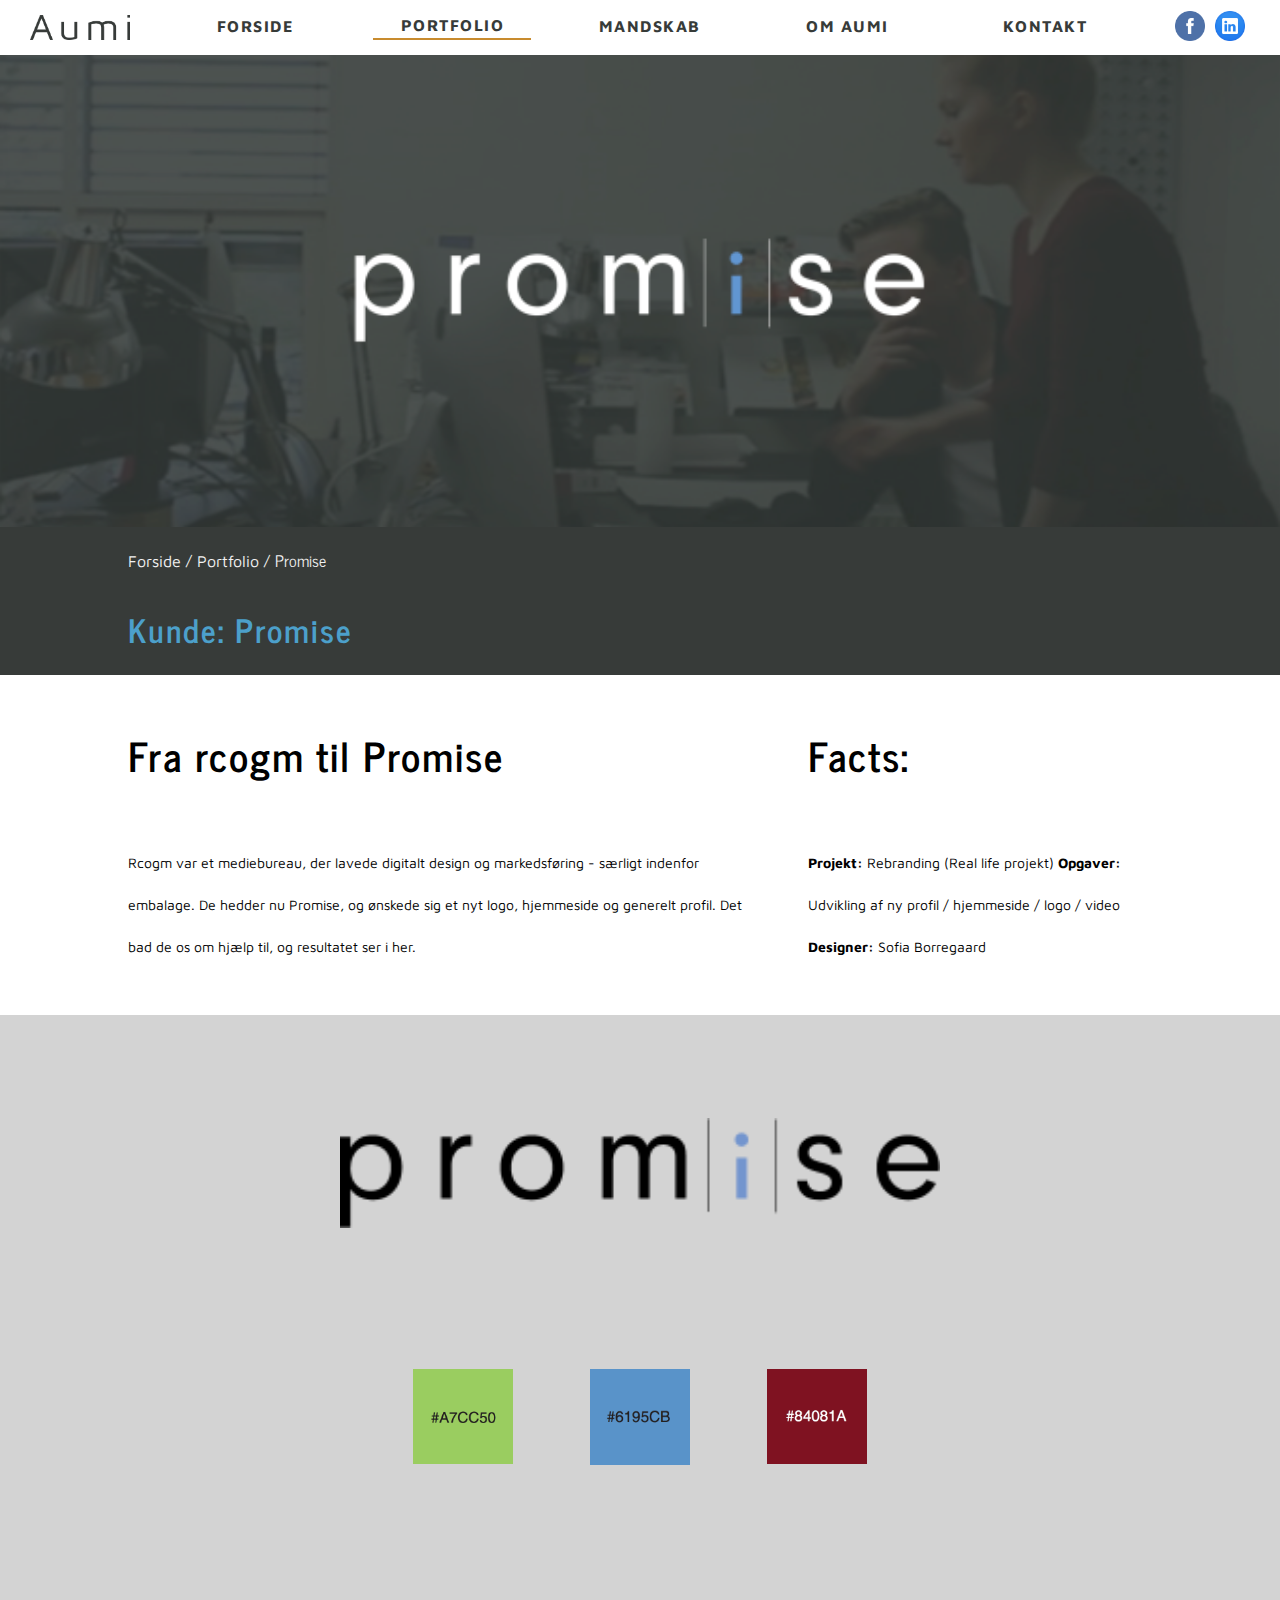
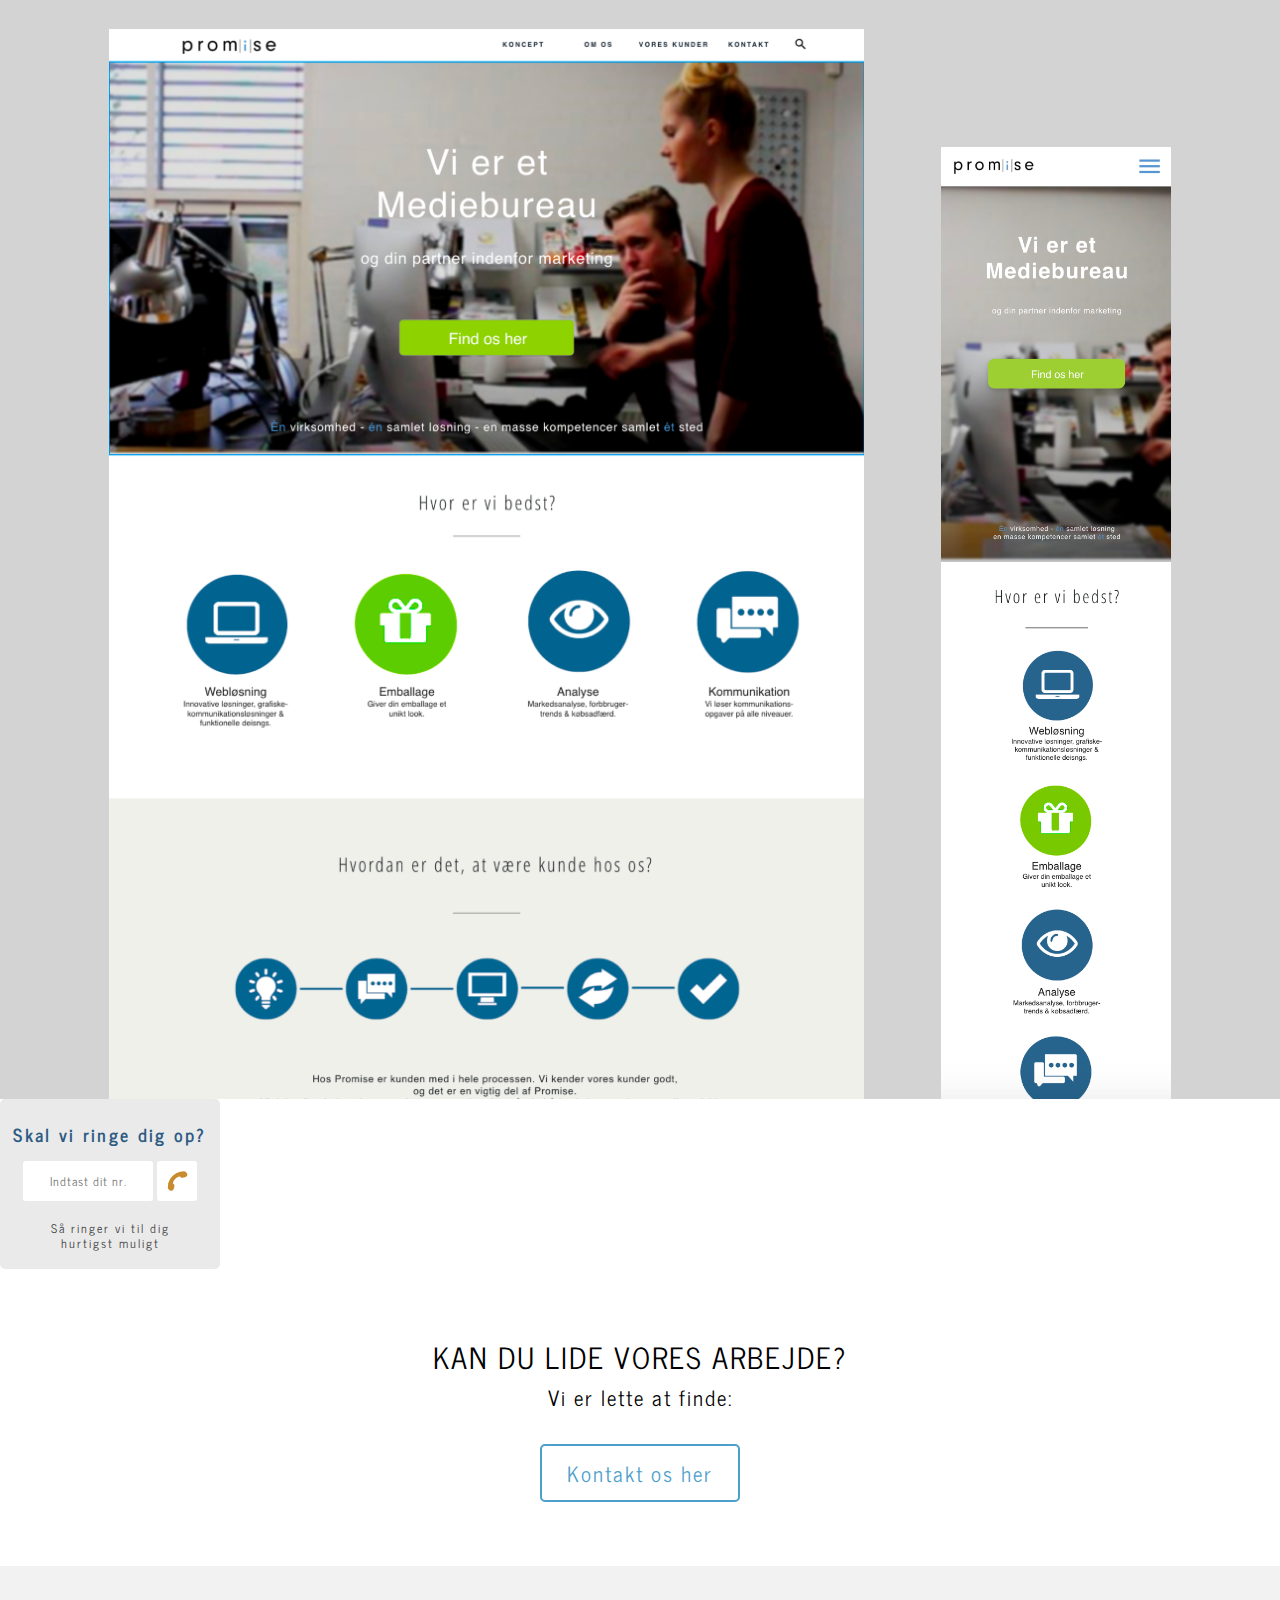
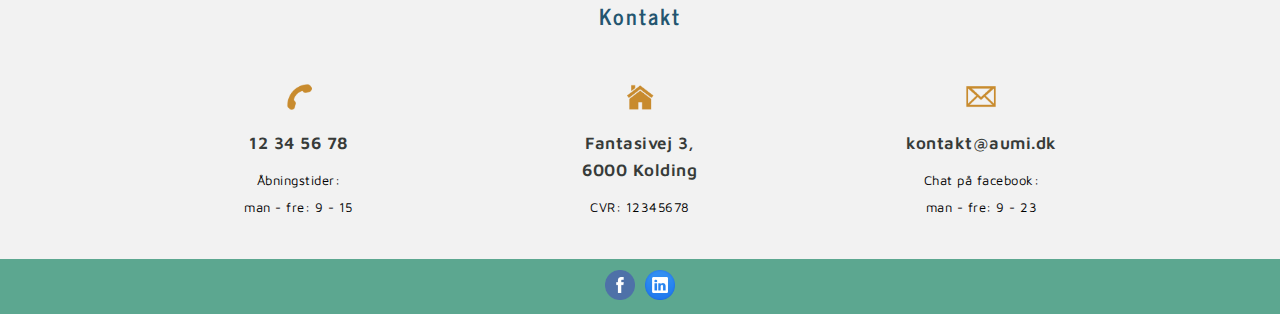
<file: portfolio/promise.html>
<!doctype html>
<html lang="da">
	<head>
		<meta charset="UTF-8">
		<meta name="viewport" content="width=device-width, initial-scale=1.0">
		<meta name="description" content="">
		<title>Promise</title>
		<link rel="icon" href="../images/aumi-icon.png" sizes="32x32" type="image/png">
		<link rel="stylesheet" type="text/css" href="../css/style.css">
		<link rel="stylesheet" type="text/css" href="../css/nav-style.css">
		<link rel="stylesheet" type="text/css" href="../css/case-style.css">
		<link href="https://fonts.googleapis.com/css?family=Maven+Pro|News+Cycle" rel="stylesheet">
		<link rel="stylesheet" href="https://cdnjs.cloudflare.com/ajax/libs/font-awesome/4.7.0/css/font-awesome.min.css">
	</head>

	<body>
		
		<nav id="nav">
			<div class="navbar mobile">
				<div class="navhead">
					<figure class="logo"><a href="../index.html#arrow"><img src="../images/aumi-logo.png" alt="Aumi logo, multimedie og webdesign."></a></figure>
					<button class="hamburger">&#9776;</button>
					<button class="cross">&#735;</button>
				</div>
				
				<div class="menu">
					<ul class="nav">
						<li><a href="../index.html#arrow"><p>Forside</p></a></li>
						<li class="active"><a href="../vores-cases.html"><p>Portfolio</p></a></li>
						<li><a href="../personale.html"><p>Mandskab</p></a></li>
						<li><a href="../om-aumi.html"><p>Om Aumi</p></a></li>
						<li><a href="../kontakt.html"><p>Kontakt</p></a></li>
						
					</ul>
					
					<div class="soMedia">
						<a href="#"><img src="../images/facebook.png" alt="Facebook"></a>
						<a href="#"><img src="../images/linkedin.png" alt="LinkedIn"></a>
					</div>
				</div>
			</div>
			
			<div class="navbar laptop">
				
				<figure class="logo"><a href="../index.html#arrow"><img src="../images/aumi-logo.png" alt="Aumi logo, multimedie og webdesign."></a></figure>
				
				<div class="center">
					<ul class="nav">
						<li><a href="../index.html#arrow"><p>Forside</p></a></li>
						<li class="active"><a href="../vores-cases.html"><p>Portfolio</p></a></li>
						<li><a href="../personale.html"><p>Mandskab</p></a></li>
						<li><a href="../om-aumi.html"><p>Om Aumi</p></a></li>
						<li><a href="../kontakt.html"><p>Kontakt</p></a></li>
					</ul>
				</div>
				
				<div class="soMedia">
					<a href="#"><img src="../images/facebook.png" alt="Facebook"></a>
					<a href="#"><img src="../images/linkedin.png" alt="LinkedIn"></a>
				</div>
			</div>			
		</nav>
		
		<main>
			<header>
				<div class="case-header">
					<img src="../images/promisecover.png" alt="Promise logo">
				</div>

				<div class="breadcrumb-box">
					<div class="bc-content">

						<ul class="breadcrumb">
							<li><a href="../index.html#arrow">Forside</a> / </li>
							<li><a href="../vores-cases.html">Portfolio</a> / </li>
							<li>Promise</li>
						</ul>

						<div class="case-title">
							<h2>Kunde: Promise</h2>
						</div>

					</div>
				</div>
			</header>
				
			<section class="case-description">
				<div class="case-content">
					
					<div class="case-text">
						<div class="case-text-title">
							Fra rcogm til Promise
						</div>
						<p>	
							Rcogm var et mediebureau, der lavede digitalt design og markedsføring - særligt indenfor embalage.
							De hedder nu Promise, og ønskede sig et nyt logo, hjemmeside og generelt profil.
							Det bad de os om hjælp til, og resultatet ser i her.
						</p>
					</div>

					<div class="case-facts">
						<div class="facts-title">
							Facts:
						</div>
						<p>
							<b>Projekt: </b>Rebranding (Real life projekt)
							<b>Opgaver: </b>Udvikling af ny profil / hjemmeside / logo / video
							<b>Designer: </b>Sofia Borregaard
						</p>
					</div>
					
				</div>
			</section>
			
			<section class="cases-main">
				<img class="promiselogo" src="../images/logo-PROMISE.png" alt="Logo Promise"/> 
				
				
				<div class="colorcontainer">
					<img src="../images/promisegroen.png" alt="Grøn farveprøve"/> 
					<img src="../images/promiseblaa.png" alt="Blå farverprøve"/> 
					<img src="../images/promiseroed.png" alt="Rød farveprøve"/> 
				</div>
				
				<div class="frames">
					<img class="frames1" src="../images/promiseweb.png" alt="Wireframes Design Website"/> 
					<img class="frames2" src="../images/promisemobil.png" alt="Wireframes Design Mobil"/> 
				</div>
				
			</section>
			
			
			
			<div id="cta" class="flying-cta">
			<form action="#">
				<div class="phonebox">
					<label class="ringeop" for="phone">Skal vi ringe dig op?</label>
					<div class="inputtelefon">
						<input class="textarea" minlength="8" maxlength="8" type="text" name="phone" placeholder="Indtast dit nr.">
						<button class="send2" type="submit" value="Send">
							<img class="phoneicon" src="../images/footer-phone-icon.png" alt="Phone icon">
						</button>
					</div>
					<p>Så ringer vi til dig hurtigst muligt</p>	
				</div>
			</form>
		</div>
			
			<section class="our-work">
				<div class="our-work-title">
					Kan du lide vores arbejde?
				</div>
				<p>Vi er lette at finde:</p>
				
				<div class="cta-our-work">
					<a href="../kontakt.html">Kontakt os her</a>
				</div>
			</section>
		</main>
		
		<footer class="footer">
			<div class="overskrifter">
				<h3>Kontakt</h3>
			</div>
			
			<address class="contact">
				
				<div class="ficon">
					<img src="../images/footer-phone-icon.png" alt="Phone icon">
					<div class="phone">12 34 56 78</div>
					<p>Åbningstider:<br>man - fre: 9 - 15</p>
				</div>
				
				<div class="ficon">
					<img src="../images/footer-house-icon.png" alt="House icon">
					<div class="address"><p>Fantasivej 3,<br>6000 Kolding</p></div>
					<p>CVR: 12345678</p>
				</div>
				
				<div class="ficon">
					<img src="../images/footer-envelope-icon.png" alt="Envelope icon">
					<div class="email"><a href="mailto:kontakt@aumi.dk" target="_top">kontakt@aumi.dk</a></div>
					<p>Chat på facebook:<br>man - fre: 9 - 23</p>
				</div>
				
				
			</address>
			
			<div class="fcontent">
				<div class="soMedia">
					<a href="#"><img src="../images/facebook.png" alt="Facebook"></a>
					<a href="#"><img src="../images/linkedin.png" alt="LinkedIn"></a>
				</div>
			</div>
		</footer>
		
		<script src="https://ajax.googleapis.com/ajax/libs/jquery/3.2.1/jquery.min.js"></script>
		<script src="../javascript/main.js"></script>
	</body>
</html>
</file>
<file: css/style.css>
@charset "utf-8";
/* CSS Document */

* {
	box-sizing: border-box;
	margin: 0;
	padding: 0;
	font-family: "Maven Pro", "sans-serif";
	font-style: normal;
	font-feature-settings: "liga" 0;
}

.overskrifter h2{
	color: #373B39;
	font-size:25px;
	letter-spacing: 3px
}


.overskrifter h3{
	font-family: 'News Cycle', sans-serif;
	letter-spacing: 2px;
	font-size: 22px;
	color: #23556F;
}

.overskrifter{
	height: 100px;
	width: 100%;
	clear: both;
	display: flex;
	justify-content: center;
	align-items: center;
}

.overskrifter a{
	text-decoration: none;
	width: 100%;
}


.portfolio .overskrifter{
	height: 200px;
}

.headlines{
	display: flex;
	flex-direction: column;
	justify-content: space-around;
	align-items: center;
	height: 100%;
}

.headlines h2, .headlines h3 {
	width: 80%;
	margin: auto;
	text-align: center;
}

.headlines h2{
	color: #c88b2e;
	padding-top: 50px;
}

.headlines h3{
	color: #4A4A4A;
	letter-spacing: 1px;
	font-size: 16px;
}

/* undersider */

.subpagetitle{
	width: 100%;
	height: 500px;
	display: flex;
	flex-direction: column;
	justify-content: center;
	align-items: center;
	background-color: #f2f2f2;
	text-align: center;
	
}

.subpageh1{
	color:#c88b2e;
	font-weight: 600;
	font-size: 2em;
	padding: 30px 0;
	letter-spacing: 0.5px;
	width: 80%;
	max-width: 1100px;
	line-height: 50px;
}

.subpageh2{
	color:#363636;
	font-weight: 200;
	font-size: 1em;
	letter-spacing: 0.5px;
	line-height: 25px;
	width: 80%;
	max-width: 1100px;
}


/* mobileline */

.mobileline{
	margin: 40px auto;
	width: 80%;
	border: 0;
	height: 1px;
	background-image: linear-gradient(to right, rgba(0,0,0,0),rgba(160,160,160,0.8), rgba(0,0,0,0));	
}

/*Frontpage above nav header*/

.headercontainer{ 
	display: flex;
	flex-direction: column;
	height: 100vh;
}

.headercontainer header {
	flex-grow: 1;
	background-image:url(../images/headerforside3.png);
	background-size:cover;
	background-position:top;
}

.header {
	display: flex;
	flex-direction: column;
	justify-content:flex-end;
	align-items: center;
	height: 92vh;
	
}

.header .fa{
	color: white;
}


.logo-text img {
	display: block;
	width: 60vh;
	padding: 5vh;
}


/* Getting the arrow to bounce on the landing page */
.arrow{
    -webkit-animation: bounce 2s infinite ease-in-out;
}

@-webkit-keyframes bounce {
	0%, 20%, 60%, 100%  { -webkit-transform: translateY(0); }
    40%  { -webkit-transform: translateY(-20px); }
	80% { -webkit-transform: translateY(-10px); }
}


/* Logo - also in media query! */
.logo img {
	display: block;
	width: 100px;
}



/* All pages h1 styling */
.title {
	background-color: #f2f2f2;
	padding: 20px 0;
}

.title h1 {
	font-family: "Maven Pro", "sans-serif";
	color: #C88B2E;
	font-size: 1.5em;
	letter-spacing: 2px;
	margin: 50px;
	text-align: center;
	text-transform: uppercase;
}



/*Social media icons*/
.soMedia {
	display: flex;
	justify-content: center;
	align-items: center;
}

.soMedia img {
	display: inline-block;
	max-height: 40px;
	padding: 5px;
}



/* Styling for call to action section*/
.our-work {
	text-align: center;
	padding: 5%;
	letter-spacing: 2px;
}

.our-work-title {
	font-size: 1.8em;
	font-family: "News Cycle", "sans-serif";
	text-transform: uppercase;
}

.our-work p {
	font-size: 1.3em;
	font-family: "News Cycle", "sans-serif";
}

.cta-our-work {
	margin-top: 30px;
}

.cta-our-work a {
	display: block;
	text-align: center;
	text-decoration: none;
	color: #4ca0cb;
	width: 200px;
	padding: 10px 0;
	margin: auto;
	font-size: 1.3em;
	border: 2px solid #4ca0cb;
	border-radius: 5px;
	font-family: "News Cycle", "sans-serif";
	transition: .5s ease;
}

.cta-our-work a:hover {
	background-color: #4ca0cb;
	color: #f2f2f2;
}




/*Footer*/
.footer {
	background-color: #f2f2f2;
	text-align: center;
	width: 100%;
}

.contact {
	font-size: 13px;
	line-height: 27px;
	letter-spacing: 0.5px;
}

.ficon img {
	display: block;
	max-width: 30px;
	margin: auto;
	padding-bottom: 10px;
}

.ficon {
	display: block;
	width: 100%;
	padding: 18px;
}



.email a , .address, .email, .phone{
	text-decoration: none;
	color: #373B39;
	font-size: 17px;
	font-weight: 600;
	padding: 10px
}


.footer .soMedia {
	background-color: #5CA790;
	height: 55px;
	display: flex;
	flex-direction: row;
	justify-content: center;
	align-items: center;
	margin-top: 20px;
}

.footer h2{
	color:#25353B;
	width: 80%;
	margin: auto;
	font-size: 23px;
	padding: 40px;
}


@media only screen and (min-width: 450px) {
	/*Titles on all pages!*/
	.title h1 {
		font-size: 1.8em;
	}
	/*logo in the landingpage*/
	.logo-text img {
		width: 35vh;
		padding: 2vh;
	}
}


@media only screen and (min-width: 650px) {
	/*Footer skift*/
	.contact {
		display: flex;
		justify-content: space-around;
		width: 80%;
		max-width: 1100px;
		margin: auto;
	}
	/*logo in the landingpage*/
	.logo-text img {
		max-width: 400px;
	}
	
	.subpagetitle{
		height: 400px;
	}
}



@media only screen and (min-width: 800px) {
	.title h1 {
		font-size: 2.2em;
	}
	
	.footer {
		background-color: #f2f2f2;
		text-align: center;
		width: 100%;
	}
}
</file>
<file: css/nav-style.css>
@charset "utf-8";
/* CSS Document */



/* ring til os sticky nav */

.cta-sticky {
	position: fixed;
	bottom: 20px;
	right: 20px;
	z-index: 1000;
}

.flying-cta{
	display: none;
}

/*hele ring op boksen*/

.phonebox{
	height: 170px;
	width: 220px;
	background-color:rgba(232,232,232,0.90);
	border-radius: 5px;
	display: flex;
	flex-direction: column;
	justify-content: space-around;
	align-items: center;
}

/*overskrift ring op boks*/

.ringeop{
	font-size: 18px;
	font-weight: 700;
	font-family: 'News Cycle', sans-serif;
	letter-spacing: 2.3px;
	color: #2E5B84;
	margin-top: 20px;
}


/*indtast nummer og send*/

.inputtelefon{
	display: flex;
	flex-direction: row;
	justify-content: space-between;	
	padding: 10px;
}

.inputtelefon input{
	height: 40px;
	width: 130px;
	outline: none;
	margin: 2px;
	border: 0;
	border-radius: 3px;
	font-size: 12px;
	text-align: center;
	font-family: 'News Cycle', sans-serif;
	letter-spacing: 1px;
	color: #1E4A62;
	font-weight: 200;
	margin-bottom: 10px;
	display: inline-block;
}

.inputtelefon button{
	height: 40px;
	width: 40px;
	outline: none;
	margin: 2px;
	border-radius: 3px;
	overflow: hidden;
	background-color:white;
	cursor: pointer;
	border: none;
	transition: .5s ease;
	display: flex;
	justify-content: center;
	align-items: center;
	
}


.inputtelefon button img {
	display: block;
	width: 60%;
}

.phonebox p{
	text-align: center;
	width: 80%;
	font-family: 'News Cycle', sans-serif;
	letter-spacing: 2px;
	color:#404040;
	margin-bottom: 20px;
	font-size:12px;
	line-height: 15px;
}





/* main sticky nav */

.sticky {
	position: fixed;
	top: 0;
	width: 100%;
	z-index: 1000;
	border-bottom: 1px solid #D0D0D0;
}

.sticky + main {
	padding-top: 55px;
}

.above-nav {
	background-color: white;
	display: none;
}

.navbar {
	display: block;
	width: 100%;
	background-color: white;
	position: relative;
	padding: 0 30px;
}

.menu .soMedia {
	display: flex;
	justify-content: center;
}

.nav {
	list-style-type: none;
	display: block;
}

.nav a {
	display: inline-block;
	width: 100%;
	text-align: center;
	text-decoration: none;
	color: #373B39;
	padding: 15px 0;
	font-family: "Maven Pro", "sans-serif";
	font-weight: 700;
	text-transform: uppercase;
	letter-spacing: 1.5px;
}

.nav a:hover {
	color: #c88b2e;
}

.nav p {
	display: inline-block;
	padding-bottom: 4px;
}

.active p {
	border-bottom: 2px solid #c88b2e;
	width: 30%;
}

.laptop {
	display: none;
}

.menu {
	display: none;
}

.navhead {
	display: flex;
	justify-content: space-between;
	align-items: center;
	height: 55px;
}

.hamburger {
	border: none;
	background: none;
	outline: none;
	font-size: 1.4em;
	font-weight: bold;
	cursor: pointer;
}

.cross {
	display: none;
	border: none;
	background: none;
	outline: none;
	font-size: 3.5em;
	cursor: pointer;
	transform: translate(0%, 25%);
  	-ms-transform: translate(0%, 25%);
}

@media only screen and (min-width: 900px) {
	
	
	.flying-cta{
		display: block;
	}

	.mobile {
		display: none;
	}
	
	.laptop {
		display: flex;
		height: 55px;
		align-items: center;
	}
	
	.center {
		display: flex;
		flex-basis: 100%;
		justify-content: center;
	}
	
	.nav {
		display: flex;
		flex-basis: 95%;
		justify-content: space-around;
		max-width: 1100px;
		margin-top: 0;
	}
	
	.nav li {
		display: flex;
		flex-basis: 100%;
		align-items: center;
	}
	
	.nav a {
		font-size: 1em;
		padding: 27px auto;
	}
	
	.active p {
		width: 80%;
	}
}
</file>
<file: css/index-style.css>
@charset "utf-8";
/* CSS Document */

.about-us {
	background-color: #f2f2f2;
	line-height: 35px;
	letter-spacing: 0.5px;
	display: flex;
	flex-direction: column;
	justify-content: space-between;
	text-align: center;
}


.about-us h2{
	width: 70%;
	align-self: center;
	font-size: 14px;
	font-weight: 400;
}

.cta-about {
	display: block;
	margin: 50px auto;
}

.cta-about a {
	display: flex;
	justify-content: center;
	align-items: center;
	height: 50px;
	width: 200px;
	background-color:#5CA790;
  	color: #F2F2F2;
  	font-size: 20px;
	font-weight: 600;
	text-decoration: none;
	border-radius: 3px;
	transition: .5s ease;
	
}

.cta-about a:hover {
	background-color: #9ECABC;
}


/**/
.reviews {
	background-color:#F2F2F2;
	text-align: center;
	overflow: hidden;
	padding: 40px 0;
	font-family: 'Maven Pro', sans-serif;
	letter-spacing: 0.5px;
	height: 600px;
	display: flex;
	flex-direction: column;
	justify-content:space-around;
}

.reviews i{
	color: #4CA0CB;
}

.reviews div {
	color:#4CA0CB;
	padding: 30px;
}

.reviews p {
	width: 60%;
	margin: auto;
	text-align: center;
	line-height: 30px;
	font-style: italic;
}

.reviews span {
	display: block;
	padding: 45px 0;
	font-weight: 700;
}



.whitepiece{
	background-color: white;
	height: 40px;
	width: 100%;
	display: block;
}


@media only screen and (min-width: 650px) {
	.ditnavn input[type=text] {
		width: 100%;
	}
	
	.felter {
		width: 80%;
		margin: auto;
	}
	
	.emailmobil{
		display: flex;
		justify-content: space-between;
	}
	
	.emailmobil input[type=text] {
		display: flex;
		flex-basis: 49%;
	}
	
	.mobileline{
		display: none;
	}
	
	.tekst, .felter{
		max-width: 600px;
	}
	
	.h2 h2{
		font-size: 2em;
	}
	
	.send{
		margin: 20px 0;
	}
	
	.os {
		display: flex;
		justify-content: space-around;
	}
	
	.reviews{
		height: 400px;
		text-align: center;
	}
	
}
</file>
<file: css/portfolio-style.css>
@charset "utf-8";
/* CSS Document */



.portfoliogrid{
	position: relative;
	width: 100%;
	clear: both;
	z-index: 1;
}


.portfoliogrid img{
	opacity: 1;
  	display: block;
  	width: 100%;
  	height: auto;
  	transition: .5s ease;
  	backface-visibility: hidden;
	z-index: 1;
}

.folioknap{
	flex-direction: column;
	text-align: center;
	top: 50%;
	left: 50%;
	transition: .5s ease;
	opacity: 0;
  	position: absolute;
	transform: translate(-50%, -50%);
  	-ms-transform: translate(-50%, -50%);
}

.portfoliogrid:hover img{
	opacity: 0.2;
}

.portfoliogrid:hover .folioknap{
	opacity: 1;
}

.virksomhedoverskrift, .infoomvirksomheden, .folioknap, .casesknap{
	display: flex;
	justify-content: center;
	align-items: center;
	font-family: 'Maven Pro', sans-serif;
	line-height: 30px;
	letter-spacing: 2px
}


.virksomhedoverskrift{
	color: #373B39;
	font-size: 23px;
	height: 30px;
	font-family: 'Maven Pro', sans-serif;
	font-weight: 500; 
}

.infoomvirksomheden{
	color: #373B39;
	font-size: 15px;
	font-weight: 400;
	height: 145px;
}

.textknap{
	background-color:#C88B2E;
  	color: #F2F2F2;
  	font-size: 15px;
	font-weight: 600;
  	padding: 7px 55px;
	border-radius: 3px;
	white-space: nowrap;
}

.casesknapcontainer{
	height: 150px;
	width: 100%;
	display: flex;
	justify-content: center;
	align-items: center;
	
}

.casesknap{
	height: 50px;
	width: 200px;
	background-color:#5CA790;
  	color: white;
  	font-size: 20px;
	font-weight: 600;
	text-decoration: none;
	border-radius: 3px;
	transition: .5s ease;

}

.casesknap:hover{
	background-color: #9ECABC;
}




@media only screen and (min-width:600px){

	.gridcontainer{
		display: grid;
		grid-template-columns: 1fr 1fr 1fr 1fr;
		grid-template-rows: 1fr 1fr;
		grid-gap: 2px;
		margin: 2px;
	}
	
	.overskrifter h2{
		font-size: 22px;
	}
	
	
	.virksomhedoverskrift{
		font-size: 15px;
		line-height:16px;
	}

	.infoomvirksomheden{
		font-size: 12px;
		line-height: 15px;
		height: 60px;
	}
	
	.textknap{
  	font-size: 12px;
	font-weight: 600;
  	padding: 0 30px;
	border-radius: 3px;
	white-space: nowrap;
}
}


@media only screen and (min-width:1000px){

	.gridcontainer{
		grid-template-columns: 1fr 1fr 1fr 1fr;
		grid-template-rows: 1fr;
	}
	
	.overskrifter h2{
		font-size: 25px;
	}
	
}

@media only screen and (min-width:1300px){
	.virksomhedoverskrift{
		font-size: 25px;
	}

	.infoomvirksomheden{
		font-size: 18px;
		height: 160px;
		line-height: 30px;
	}
	
	.textknap{
  	font-size: 15px;
  	padding: 7px 55px;
}
}
</file>
<file: css/carousel-style.css>
@charset "UTF-8";
/* CSS Document */

/* Denne css er lånt fra: https://codepen.io/SitePoint/pen/MyPVdK , Without javascript carousel d. 10 dec 2017 */

/* css'en er tilpasset vores ønskede styling og er derfor ikke original- se den originale styling på https://codepen.io/SitePoint/pen/MyPVdK */


html, body {
    margin: 0px;
    padding: 0px;
}

.carousel {
    position: relative
}

.carousel-inner {
    position: relative;
    overflow: hidden;
    width: 100%;
}

.carousel-open:checked + .carousel-item {
    position: static;
    opacity: 100;
}

.carousel-item {
    position: absolute;
	opacity: 0;
}

.carousel-item img {
    display: block;
    height: auto;
    max-width: 100%;
}

.carousel-control {
    border-radius: 50%;
    color:#373B39;
    cursor: pointer;
    display: none;
    font-size: 60px;
	font-family: 'News Cycle', sans-serif;
    height: 40px;
    line-height: 35px;
    position: absolute;
    top: 50%;
    -webkit-transform: translate(0, -50%);
    cursor: pointer;
    -ms-transform: translate(0, -50%);
    transform: translate(0, -50%);
    text-align: center;
    width: 40px;
    z-index: 10;
}

.carousel-control.prev {
    left: 2%;
}

.carousel-control.next {
    right: 2%;
}

.carousel-control:hover {
    color:#4CA0CB;
}

#carousel-1:checked ~ .control-1,
#carousel-2:checked ~ .control-2,
#carousel-3:checked ~ .control-3 {
    display: block;
}

.carousel-indicators {
    list-style: none;
    margin: 0;
    padding: 0;
    position: absolute;
    bottom: 3%;
    left: 0;
    right: 0;
    text-align: center;
    z-index: 10;
}

.carousel-indicators li {
    display: inline-block;
    margin: 0 5px;
}

.carousel-bullet {
    color:#B8B8B8;
    cursor: pointer;
    display: block;
    font-size: 35px;
}

.carousel-bullet:hover {
    color:#23556F;
}

#carousel-1:checked ~ .control-1 ~ .carousel-indicators li:nth-child(1) .carousel-bullet,
#carousel-2:checked ~ .control-2 ~ .carousel-indicators li:nth-child(2) .carousel-bullet,
#carousel-3:checked ~ .control-3 ~ .carousel-indicators li:nth-child(3) .carousel-bullet {
    color: #428bca;
}
</file>
<file: css/contact-style.css>
@charset "utf-8";
/* CSS Document */

*{
	text-decoration: none;
}



.contactheader{
	font-size: 30px;
	text-align: center;
	padding: 30px;
	font-family: "Maven Pro", "sans-serif";
	color: #c88b2e;
	letter-spacing: 1px;
}

/* grid */


.contact-main {
	display: grid;
	grid-template-rows: 500px 1fr;
	grid-template-columns: 1fr;
	width: 90%;
	max-width: 1000px;
	margin: 0 auto;
}


/* kontaktinfo */

.contact-info{
	display: flex;
	width:90%;
	margin: auto;
	flex-direction: column;
	align-items: center;
}

.information{
	display: grid;
	grid-template-columns: 1fr;
	grid-template-rows: 1fr 20px 1fr 1fr;
	grid-gap: 15px;
}


.information div, .information h3, .information p{
	display: flex;
	justify-content: center;
	align-items: center;
	text-align: center;
}

#webopening{
	display:none;
}

#mobileopening{
	text-align: center;
}

.information img{
	width: 30px;
	display: flex;
	align-items: center;
}

.information h3{
	font-family: 'News Cycle', sans-serif;
	letter-spacing: 1px;
}

.information p{
	display: flex;
	align-items: center;
	font-size: 12px;
	color: #464646;
}


.phonetext, .emailtext,.adresstext{
	font-size: 20px;
	color:#474747;
}



/* kontaktboks */


.contactformbox{
	height: 600px;
	width: 100%;
	margin: auto;
}

.new-contact-form {
	display: flex;
	flex-direction: column;
	justify-content: center;
	background-color:#9A9A9A;
	overflow: hidden;
	width: 100%;
	height: 100%;
	border-radius: 2px;
}


.new-contact-form h1, .new-contact-form h2, .new-contact-form h3{
	text-align:center;
	padding: 10px;
	width: 80%;
	margin: 0 auto;
	font-weight: 100;
}


.new-contact-form h1{
	color: white;
	font-size: 25px;
}


.new-contact-form input::placeholder {
	color:#727272;
	font-weight: bold;
}

.new-contact-form textarea::placeholder {
	color: #727272;
	font-weight: bold;
}

.new-contact-form input, .new-contact-form textarea {
	padding: 10px;
	margin: 10px auto;
	width: 70%;
	border-radius: 2px;
	border: none;
}


.send-button {
	display: block;
	margin: 10px auto;
}

.send-button a {
	display: flex;
	justify-content: center;
	align-items: center;
	height: 35px;
	width: 200px;
	border: 2px solid white;
  	color: #F2F2F2;
  	font-size: 20px;
	font-weight: 600;
	text-decoration: none;
	border-radius: 3px;
	transition: .5s ease;
	
}

.send-button a:hover {
	background-color: #9ECABC;
}

/* footer */

.soMedia{
	background-color: #5CA790;
	height: 50px;
}


.fcontent p{
	text-align: center;
	padding: 20px;
	font-family: "Maven Pro", "sans-serif";
	color:#2C2C2C;
	font-weight: 800;
	letter-spacing: 1px;
}

@media only screen and (min-width: 800px) {
	
	
	
	.contact-main{
		grid-template-rows: 1fr;
		grid-template-columns: 50% 50%;
		height:680px;
	}
	
	
	.contact-info{
	display: flex;
	width:90%;
	margin: auto;
	flex-direction: column;
	align-items: left;
}

.information{
	display: grid;
	grid-template-columns: 50px 1fr;
	grid-template-rows: 1fr 40px 1fr;
	grid-gap: 15px;
}


.information div, .information h3, .information p{
	display: flex;
	justify-content: flex-start;
	align-items: center;
	text-align: left;
}
	
	#mobileopening{
		display: none;
	}
	
	#webopening{
		display: block;
	}
	
}
</file>
<file: css/about-style.css>
@charset "utf-8";
/* CSS Document */

.headerimg{
	width: 100%;
	height: 30vh;
	overflow: hidden;
	clear: both;
	display: flex;
	align-items: center;
	justify-content: flex-end;
}

.headerimg img{
	display: block;
	width: 100%;
}


.about-us-content {
	text-align: center;
	width: 650px;
	margin: 0 auto;
	display: flex;
	flex-direction: column;
	justify-content: space-around;
	padding: 30px 0px 80px 0px;
	max-width: 80%;
	clear: both;
	font-family: 'News Cycle', sans-serif;
	font-size: 15px;
	line-height: 30px;
	letter-spacing: 0.3px;
}

.about-us-content h2{
	padding:70px 0px 40px 0px;
	text-transform: uppercase;
	letter-spacing: 1px;
	font-size: 30px;
	
}
	
@media only screen and (min-width: 650px) {
	.headerimg{
		height: 50vh;
	}
}
</file>
<file: css/staff-style.css>
@charset "utf-8";
/* CSS Document */
.staff-content{
	text-align: center;
}

.profile-image{
	width: 100%;
	max-width: 500px;
	margin: auto;
}

.profile-image img{
	width: 100%;
}

.staff-content{
	height: 33%;
}

.staff-content h2, .staff-content p {
	font-family: 'News Cycle', sans-serif;
}

.staff-content p{
	font-size: 14px;
	letter-spacing: 1px;
	line-height: 30px;
	padding: 20px 0;
	width: 80%;
	max-width: 500px;
	margin: auto;
}

.staff-content h2{
	letter-spacing: 1.5px;
	font-weight: 300;
	padding: 30px 0 20px 0;
}

.nameweb{
	display: none;
}


@media only screen and (min-width: 500px) {
	.staff-content p{
		padding: 40px;
	}
}
	


@media only screen and (min-width: 1000px) {
	

		.container{
		width: 80%;
		max-width: 1100px;
		margin: auto;
	}
	
	
	.profile{
		margin: 60px 0;
		display: flex;
		align-items: center;
	}
	
	
	.morten {
		flex-direction: row-reverse;
	}
	
	.nameweb{
		display:inherit;
	}
	
	.namemobile{
		display: none;
	}
	
	.staff-content h2{
		padding: 0;
	}
	
	.staff-content p {
		padding: 50px 0;
	}
	
}
</file>
<file: css/case-style.css>
@charset "utf-8";
/* CSS Document */


.case-header img {
	display: block;
	width: 100%;
}


.breadcrumb-box {
	background-color: #373b39;
	padding: 20px 0;
}

.bc-content, .case-content {
	width: 80%;
	max-width: 1100px;
	margin: auto;
}

ul.breadcrumb {
	list-style-type: none;
}

.breadcrumb li {
	display: inline;
	color: #f2f2f2;
	font-family: "News Cycle", "sans-serif";
}

.breadcrumb a {
	color: #f2f2f2;
	text-decoration: none;
}

.breadcrumb a:hover {
	text-decoration: underline;
}

.case-title h2 {
	color: #4ca0cb;
	font-size: 2em;
	padding-top: 30px;
	font-family: "News Cycle", "sans-serif";
	letter-spacing: 2px;
	font-weight: 600;
}



/**/

.case-content {
	padding: 20px 0;
	display: flex;
	flex-direction: column;
}

.case-text-title, .facts-title {
	font-size: 2.5em;
	font-family: "News Cycle", "sans-serif";
	letter-spacing: 2px;
	font-weight: bold;
}

.case-text, .case-facts {
	display: flex;
	flex-direction: column;
	justify-content: space-around;
}

.case-text p, .case-facts p {
	font-size: 14px;
	line-height: 42px;
}


/* Main part of all portfolio cases */
.cases-main {
	background-color: lightgray;
}

.imagecontainer{
	width: 100%;
	height: auto;
	display: flex;
	justify-content: center;
	align-items: center;
}

.imagecontainer img{
	width: 95%;
	padding: 100px;
}

.driveimg{
	width: 150%;
	height: 150%;
}

.promiselogo{
	width: 70%;
	min-width: 200px;
	max-width: 600px;
	margin: 0 auto;
	display: flex;
	justify-content: center;
	padding: 50px 0;
}

.frames{
	display: flex;
	justify-content: center;
	align-items: baseline;
	width: 100%;
	margin-top: 100px;
}

.frames1{
	width: 65%;
	padding: 0 3%;
}

.frames2{
	width: 24%;
	padding: 0 3%
}


.colorcontainer{
	display: flex;
	justify-content:center;
	align-items: center;
	width: 100%;
	padding-bottom: 2%;
	
}

.colorcontainer img{
	width: 15%;
	max-width: 100px;
	margin: 3%;
}

.naturgrid{
	display: grid;
	grid-template-rows: 1fr 1fr;
	grid-template-columns: 1fr 1fr;
	width: 100%;
	grid-gap: 10px;
	padding: 10px;
	overflow: hidden;
	background-color: white;
}

.naturgrid img{
	display: block;
	width: 100%;
}

@media only screen and (min-width: 850px) {
	.case-content {
		display: flex;
		flex-direction: row;
		justify-content: space-between;
	}
	.case-text {
		padding-right: 5%;
	}
	.case-text, .case-facts {
		height: 300px;
	}
	
	.promiselogo{
		padding: 8% 0;
	}
	
	.imagecontainer img{
	width: 50%;
	}
}
</file>
